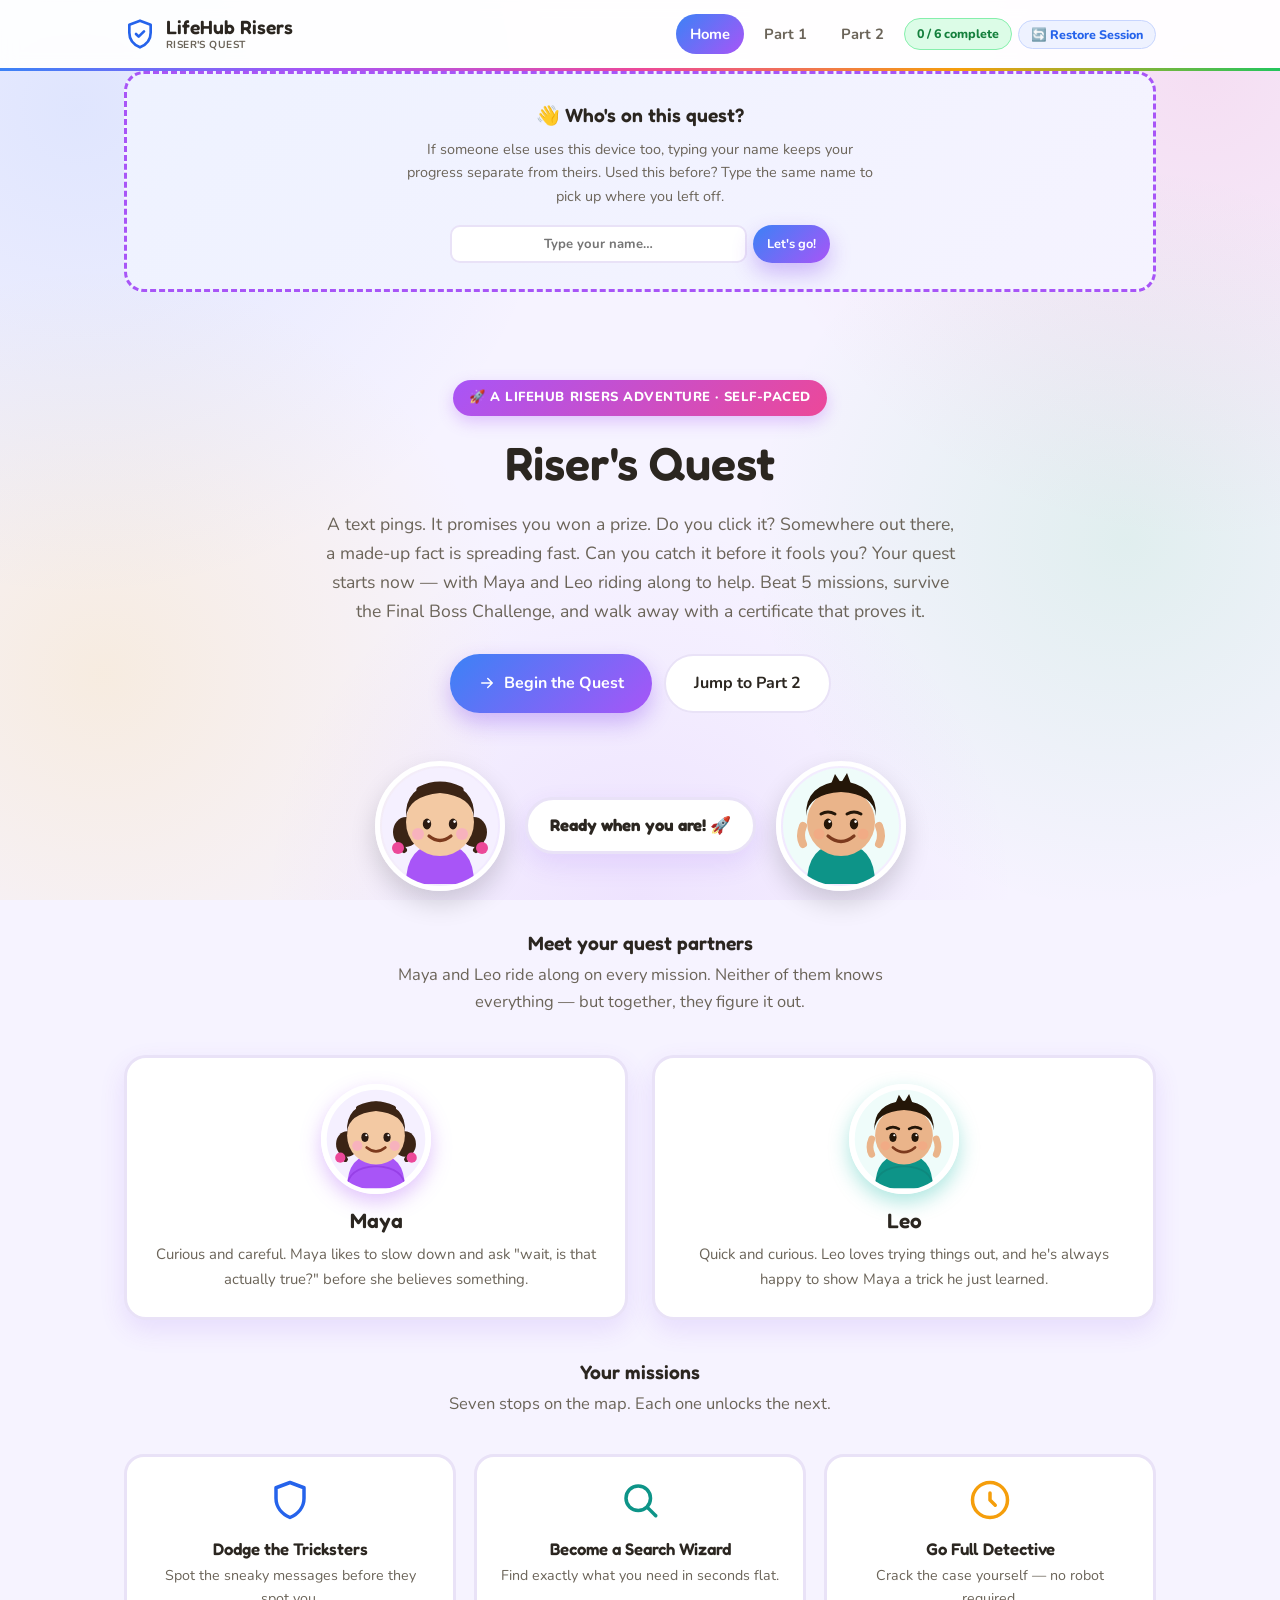
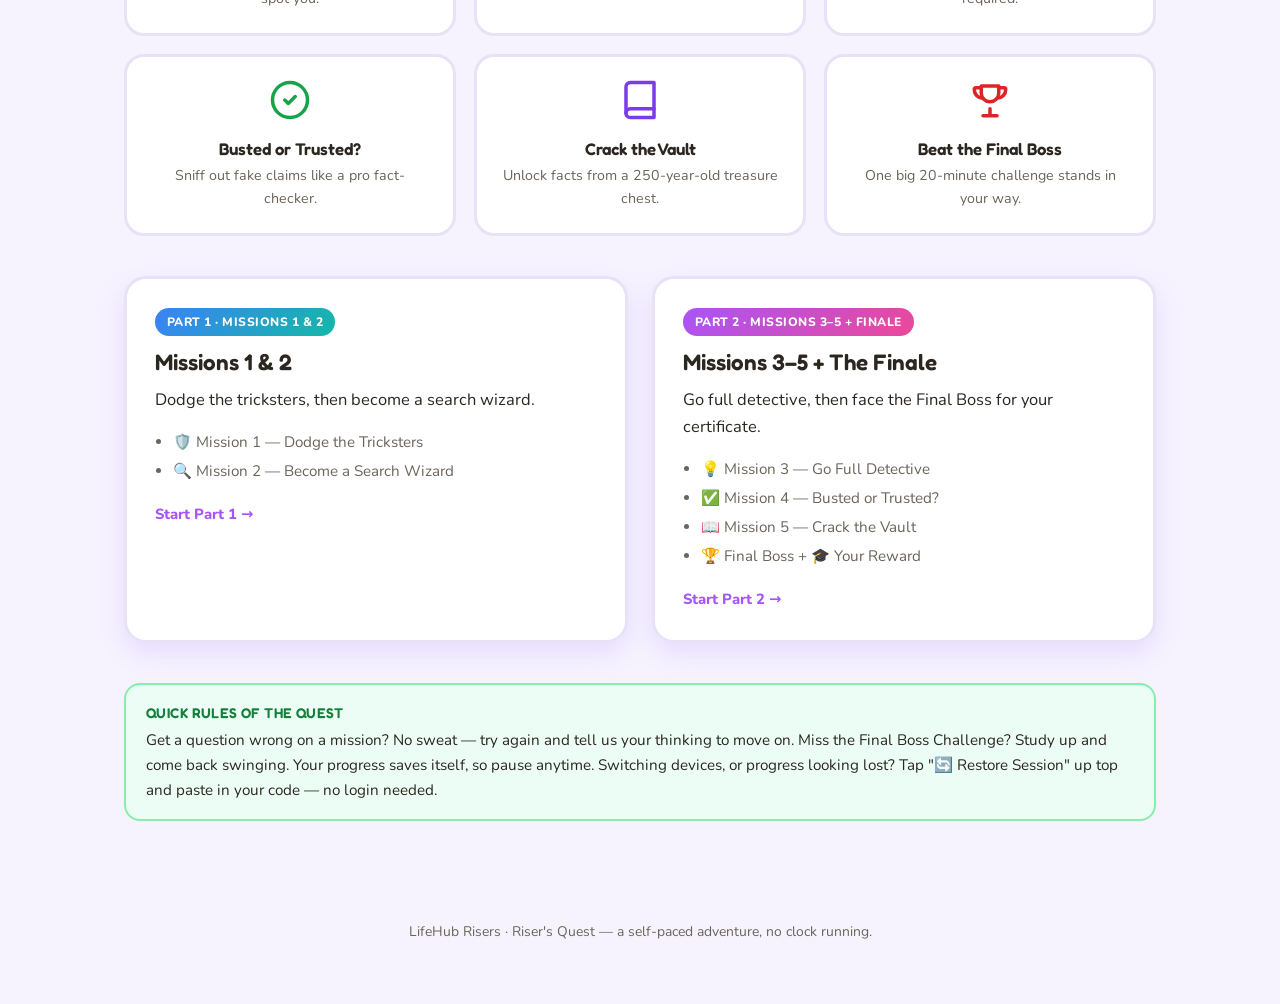
<file: index.html>
<!DOCTYPE html>
<html lang="en">
<head>
<meta charset="UTF-8">
<meta name="viewport" content="width=device-width, initial-scale=1.0">
<title>LifeHub Risers | Riser's Quest</title>
<link rel="preconnect" href="https://fonts.googleapis.com">
<link rel="preconnect" href="https://fonts.gstatic.com" crossorigin>
<link href="https://fonts.googleapis.com/css2?family=Fredoka:wght@500;600;700&family=Nunito:wght@400;600;700;800&display=swap" rel="stylesheet">
<link rel="stylesheet" href="css/styles.css">
</head>
<body>

<header class="site-header">
  <div class="container">
    <a href="index.html" class="brand">
      <svg viewBox="0 0 24 24" fill="none" stroke="#2563eb" stroke-width="2" stroke-linecap="round" stroke-linejoin="round"><path d="M12 2 4 5v6c0 5 3.4 9 8 11 4.6-2 8-6 8-11V5l-8-3Z"/><path d="m9 12 2 2 4-4"/></svg>
      <span class="brand-text">LifeHub Risers<small>Riser's Quest</small></span>
    </a>
    <nav class="main-nav">
      <a href="index.html" class="active">Home</a>
      <a href="day1.html">Part 1</a>
      <a href="day2.html">Part 2</a>
      <span class="progress-pill" data-progress-pill>0 / 6 complete</span>
    </nav>
  </div>
</header>

<main>
  <section class="hero container">
    <span class="eyebrow">🚀 A LifeHub Risers Adventure · Self-Paced</span>
    <h1>Riser's Quest</h1>
    <p class="lead">A text pings. It promises you won a prize. Do you click it? Somewhere out there, a made-up fact is spreading fast. Can you catch it before it fools you? Your quest starts now — with Maya and Leo riding along to help. Beat 5 missions, survive the Final Boss Challenge, and walk away with a certificate that proves it.</p>
    <div class="btn-row">
      <a href="day1.html" class="btn btn-primary">
        <svg width="18" height="18" viewBox="0 0 24 24" fill="none" stroke="#fff" stroke-width="2" stroke-linecap="round" stroke-linejoin="round"><path d="M5 12h14M13 6l6 6-6 6"/></svg>
        Begin the Quest
      </a>
      <a href="day2.html" class="btn btn-ghost">Jump to Part 2</a>
    </div>

    <div class="hero-chars">
      <div class="hero-char-portrait maya">
        <svg viewBox="0 0 120 120" xmlns="http://www.w3.org/2000/svg" role="img" aria-label="Maya">
          <circle cx="60" cy="60" r="58" fill="#f5f0ff"/>
          <path d="M26 118 Q26 78 60 78 Q94 78 94 118 Z" fill="#a855f7"/>
          <rect x="50" y="66" width="20" height="20" rx="6" fill="#f3c9a3"/>
          <ellipse cx="26" cy="66" rx="13" ry="15" fill="#3b2415"/>
          <ellipse cx="94" cy="66" rx="13" ry="15" fill="#3b2415"/>
          <path d="M20 60 Q16 76 24 84" fill="none" stroke="#3b2415" stroke-width="6" stroke-linecap="round"/>
          <path d="M100 60 Q104 76 96 84" fill="none" stroke="#3b2415" stroke-width="6" stroke-linecap="round"/>
          <circle cx="18" cy="82" r="6" fill="#ec4899"/>
          <circle cx="102" cy="82" r="6" fill="#ec4899"/>
          <circle cx="60" cy="56" r="34" fill="#f3c9a3"/>
          <path d="M26 52 Q24 20 60 16 Q96 20 94 52 Q92 30 60 27 Q28 30 26 52 Z" fill="#3b2415"/>
          <path d="M40 24 Q60 14 80 24" fill="none" stroke="#3b2415" stroke-width="7" stroke-linecap="round"/>
          <ellipse cx="47" cy="58" rx="4.2" ry="5.4" fill="#2b1b12"/>
          <ellipse cx="73" cy="58" rx="4.2" ry="5.4" fill="#2b1b12"/>
          <circle cx="48.6" cy="55.6" r="1.3" fill="#fff"/>
          <circle cx="74.6" cy="55.6" r="1.3" fill="#fff"/>
          <circle cx="38" cy="68" r="6" fill="#f9a8c9" opacity=".7"/>
          <circle cx="82" cy="68" r="6" fill="#f9a8c9" opacity=".7"/>
          <path d="M49 70 Q60 79 71 70" fill="none" stroke="#7c3a1d" stroke-width="3.2" stroke-linecap="round"/>
        </svg>
      </div>
      <div class="hero-speech">Ready when you are! 🚀</div>
      <div class="hero-char-portrait leo">
        <svg viewBox="0 0 120 120" xmlns="http://www.w3.org/2000/svg" role="img" aria-label="Leo">
          <circle cx="60" cy="60" r="58" fill="#effcfa"/>
          <path d="M26 118 Q26 78 60 78 Q94 78 94 118 Z" fill="#0d9488"/>
          <rect x="50" y="66" width="20" height="20" rx="6" fill="#eab48a"/>
          <path d="M22 60 Q18 70 22 78" fill="none" stroke="#eab48a" stroke-width="8" stroke-linecap="round"/>
          <path d="M98 60 Q102 70 98 78" fill="none" stroke="#eab48a" stroke-width="8" stroke-linecap="round"/>
          <circle cx="60" cy="56" r="34" fill="#eab48a"/>
          <path d="M25 50 Q24 18 60 15 Q96 18 95 50 Q93 28 60 26 Q27 28 25 50 Z" fill="#241608"/>
          <path d="M50 18 L54 8 L60 17 L66 7 L70 18" fill="#241608"/>
          <ellipse cx="47" cy="58" rx="4.2" ry="5.4" fill="#241608"/>
          <ellipse cx="73" cy="58" rx="4.2" ry="5.4" fill="#241608"/>
          <circle cx="48.6" cy="55.6" r="1.3" fill="#fff"/>
          <circle cx="74.6" cy="55.6" r="1.3" fill="#fff"/>
          <path d="M40 48 Q47 44 54 48" fill="none" stroke="#241608" stroke-width="3" stroke-linecap="round"/>
          <path d="M66 48 Q73 44 80 48" fill="none" stroke="#241608" stroke-width="3" stroke-linecap="round"/>
          <circle cx="38" cy="68" r="5.5" fill="#f7a583" opacity=".6"/>
          <circle cx="82" cy="68" r="5.5" fill="#f7a583" opacity=".6"/>
          <path d="M47 70 Q60 81 73 70" fill="none" stroke="#7c3a1d" stroke-width="3.2" stroke-linecap="round"/>
        </svg>
      </div>
    </div>
  </section>

  <section class="container">
    <h3 style="text-align:center; margin-bottom:6px;">Meet your quest partners</h3>
    <p style="text-align:center; color:var(--ink-soft); max-width:560px; margin:0 auto 24px;">Maya and Leo ride along on every mission. Neither of them knows everything — but together, they figure it out.</p>
    <div class="day-grid">
      <div class="char-card maya">
        <div class="char-portrait">
          <svg viewBox="0 0 120 120" xmlns="http://www.w3.org/2000/svg" role="img" aria-label="Maya">
            <circle cx="60" cy="60" r="58" fill="#f5f0ff"/>
            <path d="M26 118 Q26 78 60 78 Q94 78 94 118 Z" fill="#a855f7"/>
            <path d="M26 118 Q26 94 60 92 Q94 94 94 118" fill="none" stroke="#7e22ce" stroke-width="2" opacity=".4"/>
            <rect x="50" y="66" width="20" height="20" rx="6" fill="#f3c9a3"/>
            <ellipse cx="26" cy="66" rx="13" ry="15" fill="#3b2415"/>
            <ellipse cx="94" cy="66" rx="13" ry="15" fill="#3b2415"/>
            <path d="M20 60 Q16 76 24 84" fill="none" stroke="#3b2415" stroke-width="6" stroke-linecap="round"/>
            <path d="M100 60 Q104 76 96 84" fill="none" stroke="#3b2415" stroke-width="6" stroke-linecap="round"/>
            <circle cx="18" cy="82" r="6" fill="#ec4899"/>
            <circle cx="102" cy="82" r="6" fill="#ec4899"/>
            <circle cx="60" cy="56" r="34" fill="#f3c9a3"/>
            <path d="M26 52 Q24 20 60 16 Q96 20 94 52 Q92 30 60 27 Q28 30 26 52 Z" fill="#3b2415"/>
            <path d="M40 24 Q60 14 80 24" fill="none" stroke="#3b2415" stroke-width="7" stroke-linecap="round"/>
            <ellipse cx="47" cy="58" rx="4.2" ry="5.4" fill="#2b1b12"/>
            <ellipse cx="73" cy="58" rx="4.2" ry="5.4" fill="#2b1b12"/>
            <circle cx="48.6" cy="55.6" r="1.3" fill="#fff"/>
            <circle cx="74.6" cy="55.6" r="1.3" fill="#fff"/>
            <circle cx="38" cy="68" r="6" fill="#f9a8c9" opacity=".7"/>
            <circle cx="82" cy="68" r="6" fill="#f9a8c9" opacity=".7"/>
            <path d="M49 70 Q60 79 71 70" fill="none" stroke="#7c3a1d" stroke-width="3.2" stroke-linecap="round"/>
          </svg>
        </div>
        <h3>Maya</h3>
        <p>Curious and careful. Maya likes to slow down and ask "wait, is that actually true?" before she believes something.</p>
      </div>
      <div class="char-card leo">
        <div class="char-portrait">
          <svg viewBox="0 0 120 120" xmlns="http://www.w3.org/2000/svg" role="img" aria-label="Leo">
            <circle cx="60" cy="60" r="58" fill="#effcfa"/>
            <path d="M26 118 Q26 78 60 78 Q94 78 94 118 Z" fill="#0d9488"/>
            <path d="M26 118 Q26 94 60 92 Q94 94 94 118" fill="none" stroke="#0f766e" stroke-width="2" opacity=".4"/>
            <rect x="50" y="66" width="20" height="20" rx="6" fill="#eab48a"/>
            <path d="M22 60 Q18 70 22 78" fill="none" stroke="#eab48a" stroke-width="8" stroke-linecap="round"/>
            <path d="M98 60 Q102 70 98 78" fill="none" stroke="#eab48a" stroke-width="8" stroke-linecap="round"/>
            <circle cx="60" cy="56" r="34" fill="#eab48a"/>
            <path d="M25 50 Q24 18 60 15 Q96 18 95 50 Q93 28 60 26 Q27 28 25 50 Z" fill="#241608"/>
            <path d="M50 18 L54 8 L60 17 L66 7 L70 18" fill="#241608"/>
            <ellipse cx="47" cy="58" rx="4.2" ry="5.4" fill="#241608"/>
            <ellipse cx="73" cy="58" rx="4.2" ry="5.4" fill="#241608"/>
            <circle cx="48.6" cy="55.6" r="1.3" fill="#fff"/>
            <circle cx="74.6" cy="55.6" r="1.3" fill="#fff"/>
            <path d="M40 48 Q47 44 54 48" fill="none" stroke="#241608" stroke-width="3" stroke-linecap="round"/>
            <path d="M66 48 Q73 44 80 48" fill="none" stroke="#241608" stroke-width="3" stroke-linecap="round"/>
            <circle cx="38" cy="68" r="5.5" fill="#f7a583" opacity=".6"/>
            <circle cx="82" cy="68" r="5.5" fill="#f7a583" opacity=".6"/>
            <path d="M47 70 Q60 81 73 70" fill="none" stroke="#7c3a1d" stroke-width="3.2" stroke-linecap="round"/>
          </svg>
        </div>
        <h3>Leo</h3>
        <p>Quick and curious. Leo loves trying things out, and he's always happy to show Maya a trick he just learned.</p>
      </div>
    </div>
  </section>

  <section class="container">
    <h3 style="text-align:center; margin-bottom:6px;">Your missions</h3>
    <p style="text-align:center; color:var(--ink-soft); max-width:560px; margin:0 auto 24px;">Seven stops on the map. Each one unlocks the next.</p>
    <div class="mini-grid">
      <div class="mini-card">
        <svg viewBox="0 0 24 24" fill="none" stroke="#2563eb" stroke-width="2" stroke-linecap="round" stroke-linejoin="round"><path d="M12 2 4 5v6c0 5 3.4 9 8 11 4.6-2 8-6 8-11V5l-8-3Z"/></svg>
        <h4>Dodge the Tricksters</h4>
        <p>Spot the sneaky messages before they spot you.</p>
      </div>
      <div class="mini-card">
        <svg viewBox="0 0 24 24" fill="none" stroke="#0d9488" stroke-width="2" stroke-linecap="round" stroke-linejoin="round"><circle cx="11" cy="11" r="7"/><line x1="21" y1="21" x2="16.65" y2="16.65"/></svg>
        <h4>Become a Search Wizard</h4>
        <p>Find exactly what you need in seconds flat.</p>
      </div>
      <div class="mini-card">
        <svg viewBox="0 0 24 24" fill="none" stroke="#f59e0b" stroke-width="2" stroke-linecap="round" stroke-linejoin="round"><circle cx="12" cy="12" r="10"/><path d="M12 8v4l3 3"/></svg>
        <h4>Go Full Detective</h4>
        <p>Crack the case yourself — no robot required.</p>
      </div>
      <div class="mini-card">
        <svg viewBox="0 0 24 24" fill="none" stroke="#16a34a" stroke-width="2" stroke-linecap="round" stroke-linejoin="round"><path d="m9 12 2 2 4-4"/><circle cx="12" cy="12" r="10"/></svg>
        <h4>Busted or Trusted?</h4>
        <p>Sniff out fake claims like a pro fact-checker.</p>
      </div>
      <div class="mini-card">
        <svg viewBox="0 0 24 24" fill="none" stroke="#7c3aed" stroke-width="2" stroke-linecap="round" stroke-linejoin="round"><path d="M4 19.5A2.5 2.5 0 0 1 6.5 17H20"/><path d="M6.5 2H20v20H6.5A2.5 2.5 0 0 1 4 19.5v-15A2.5 2.5 0 0 1 6.5 2Z"/></svg>
        <h4>Crack the Vault</h4>
        <p>Unlock facts from a 250-year-old treasure chest.</p>
      </div>
      <div class="mini-card">
        <svg viewBox="0 0 24 24" fill="none" stroke="#dc2626" stroke-width="2" stroke-linecap="round" stroke-linejoin="round"><path d="M8 21h8M12 17v4"/><path d="M7 4h10v4a5 5 0 0 1-10 0V4Z"/><path d="M7 5H4a1 1 0 0 0-1 1 5 5 0 0 0 5 5M17 5h3a1 1 0 0 1 1 1 5 5 0 0 1-5 5"/></svg>
        <h4>Beat the Final Boss</h4>
        <p>One big 20-minute challenge stands in your way.</p>
      </div>
    </div>
  </section>

  <section class="container">
    <div class="day-grid">
      <a href="day1.html" class="day-card d1">
        <span class="tag">Part 1 · Missions 1 &amp; 2</span>
        <h3>Missions 1 &amp; 2</h3>
        <p>Dodge the tricksters, then become a search wizard.</p>
        <ul>
          <li>🛡️ Mission 1 — Dodge the Tricksters</li>
          <li>🔍 Mission 2 — Become a Search Wizard</li>
        </ul>
        <div class="go">Start Part 1 →</div>
      </a>
      <a href="day2.html" class="day-card d2">
        <span class="tag">Part 2 · Missions 3–5 + Finale</span>
        <h3>Missions 3–5 + The Finale</h3>
        <p>Go full detective, then face the Final Boss for your certificate.</p>
        <ul>
          <li>💡 Mission 3 — Go Full Detective</li>
          <li>✅ Mission 4 — Busted or Trusted?</li>
          <li>📖 Mission 5 — Crack the Vault</li>
          <li>🏆 Final Boss + 🎓 Your Reward</li>
        </ul>
        <div class="go">Start Part 2 →</div>
      </a>
    </div>
  </section>

  <section class="container" style="margin-bottom:60px;">
    <div class="callout tip">
      <strong>Quick rules of the quest</strong>
      Get a question wrong on a mission? No sweat — try again and tell us your thinking to move on. Miss the Final Boss Challenge? Study up and come back swinging. Your progress saves itself, so pause anytime. Switching devices, or progress looking lost? Tap "🔄 Restore Session" up top and paste in your code — no login needed.
    </div>
  </section>
</main>

<footer class="site-footer">
  LifeHub Risers · Riser's Quest — a self-paced adventure, no clock running.
</footer>

<script src="js/player.js"></script>
<script src="js/app.js"></script>
</body>
</html>
</file>
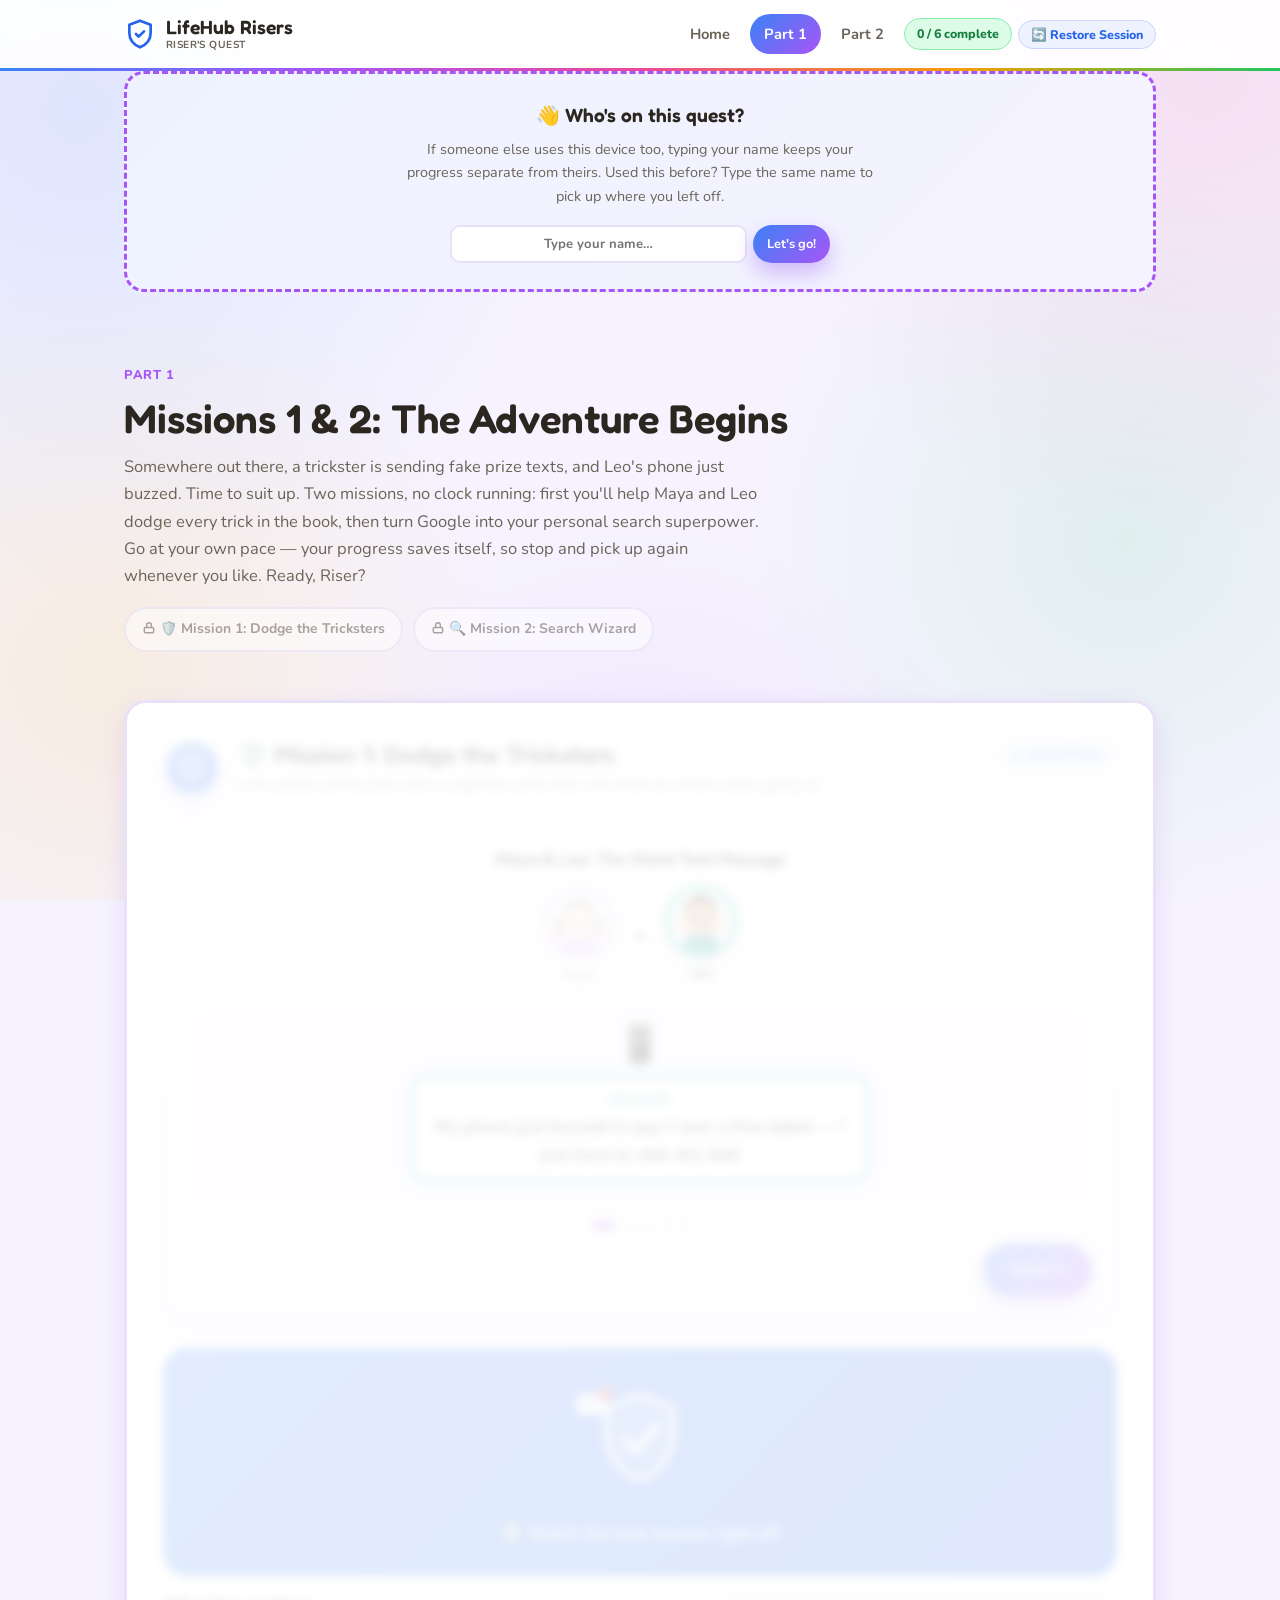
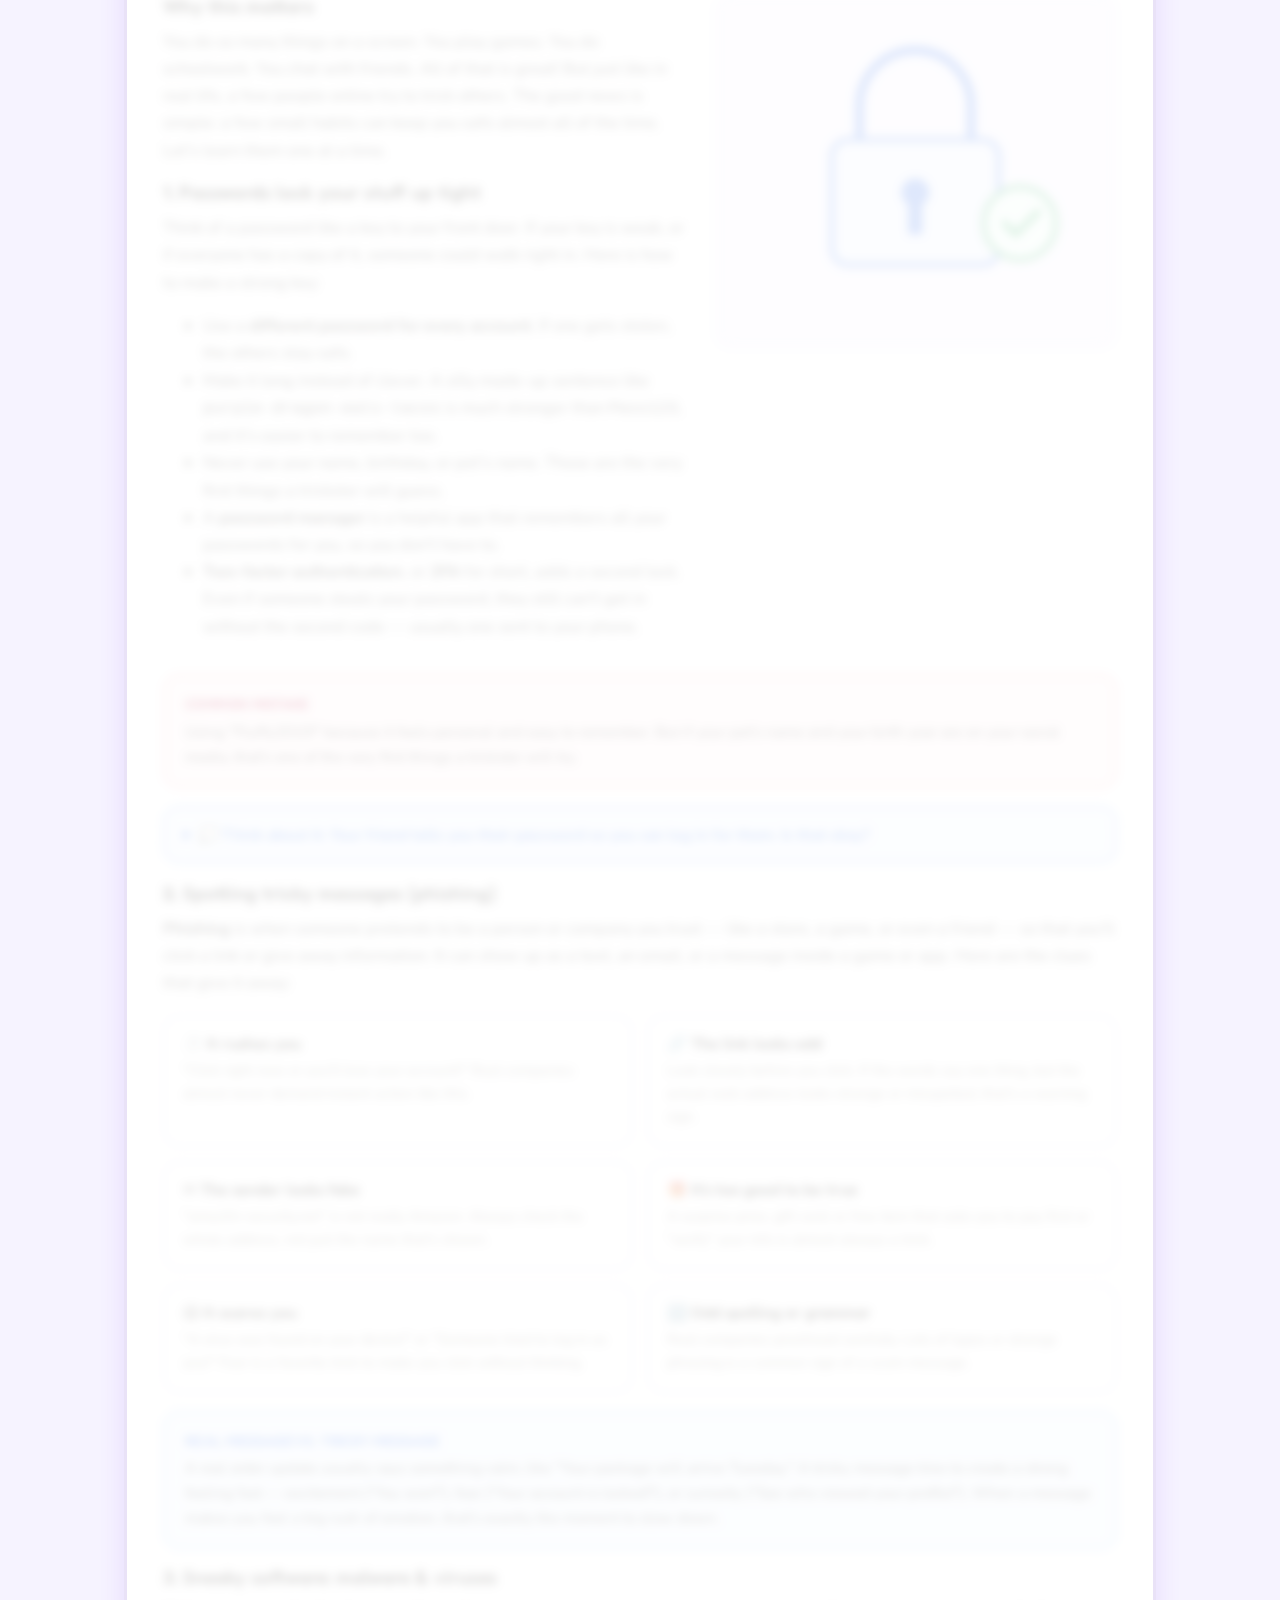
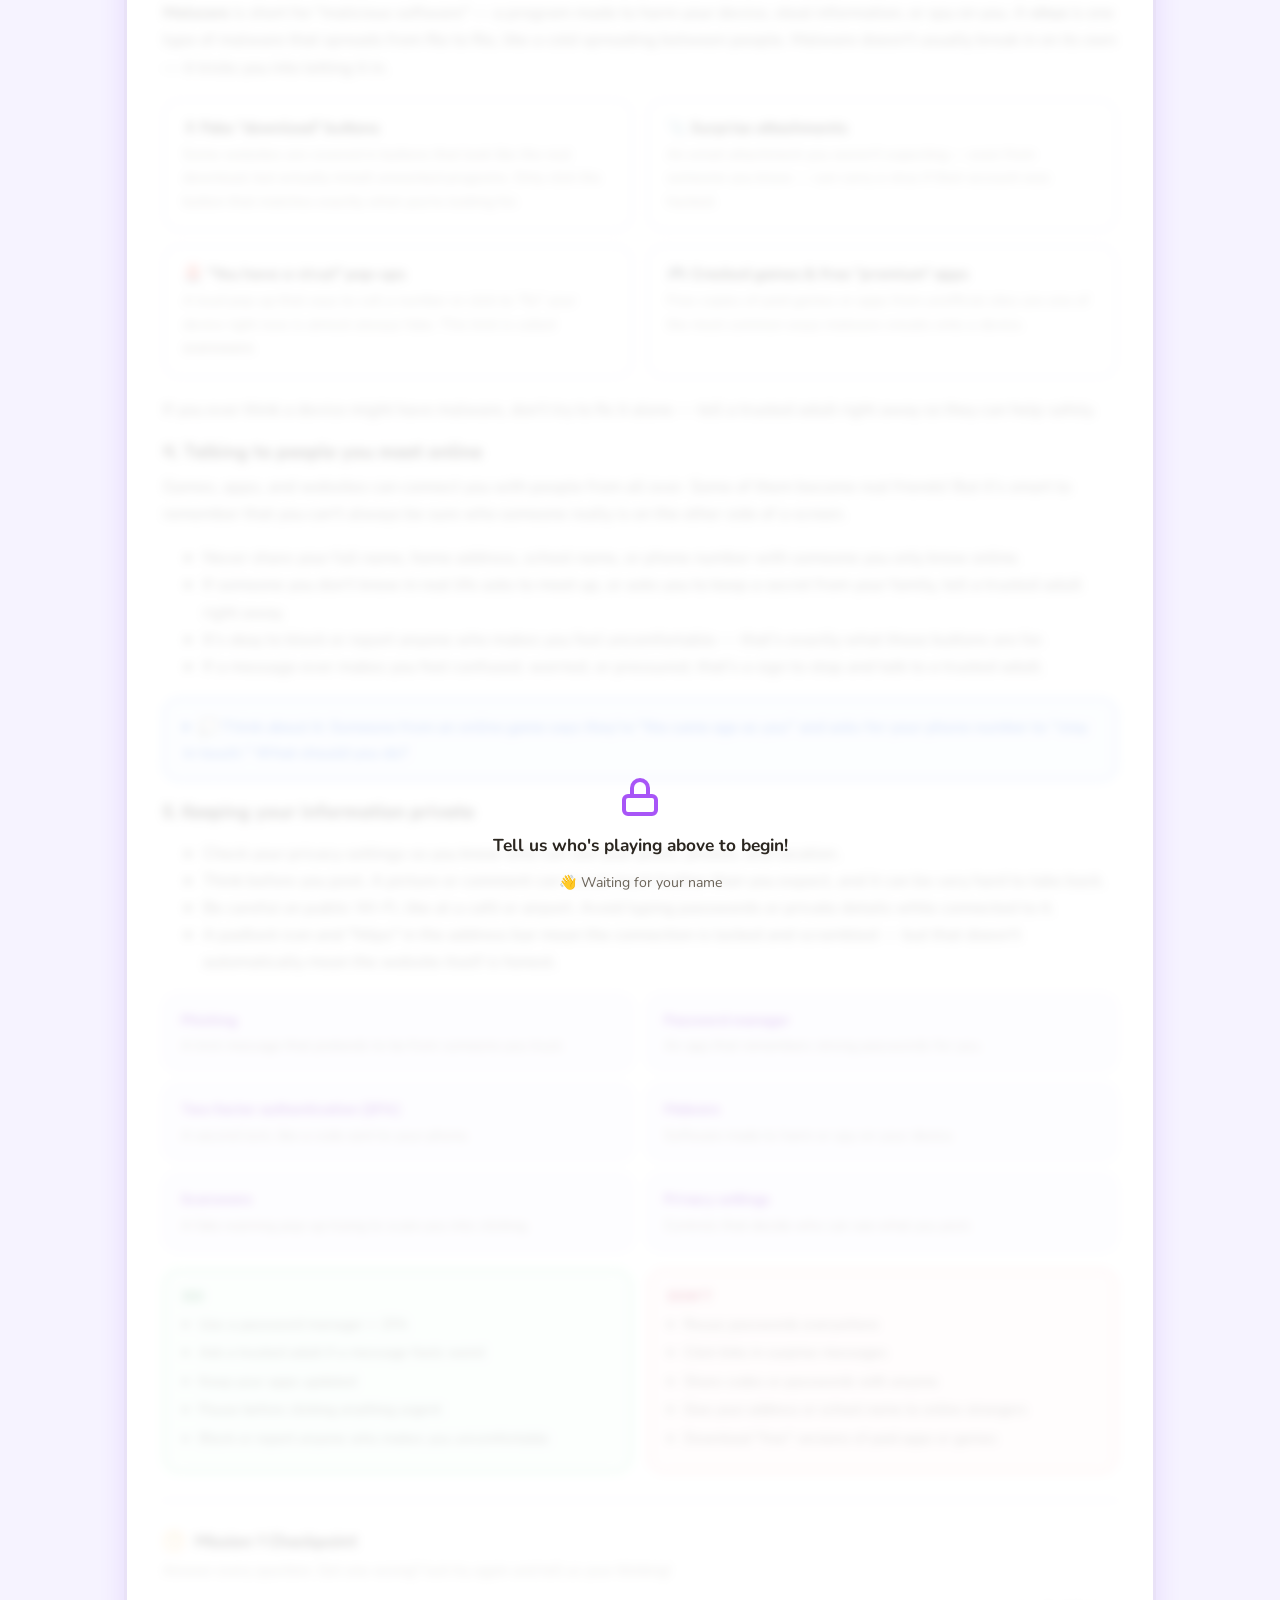
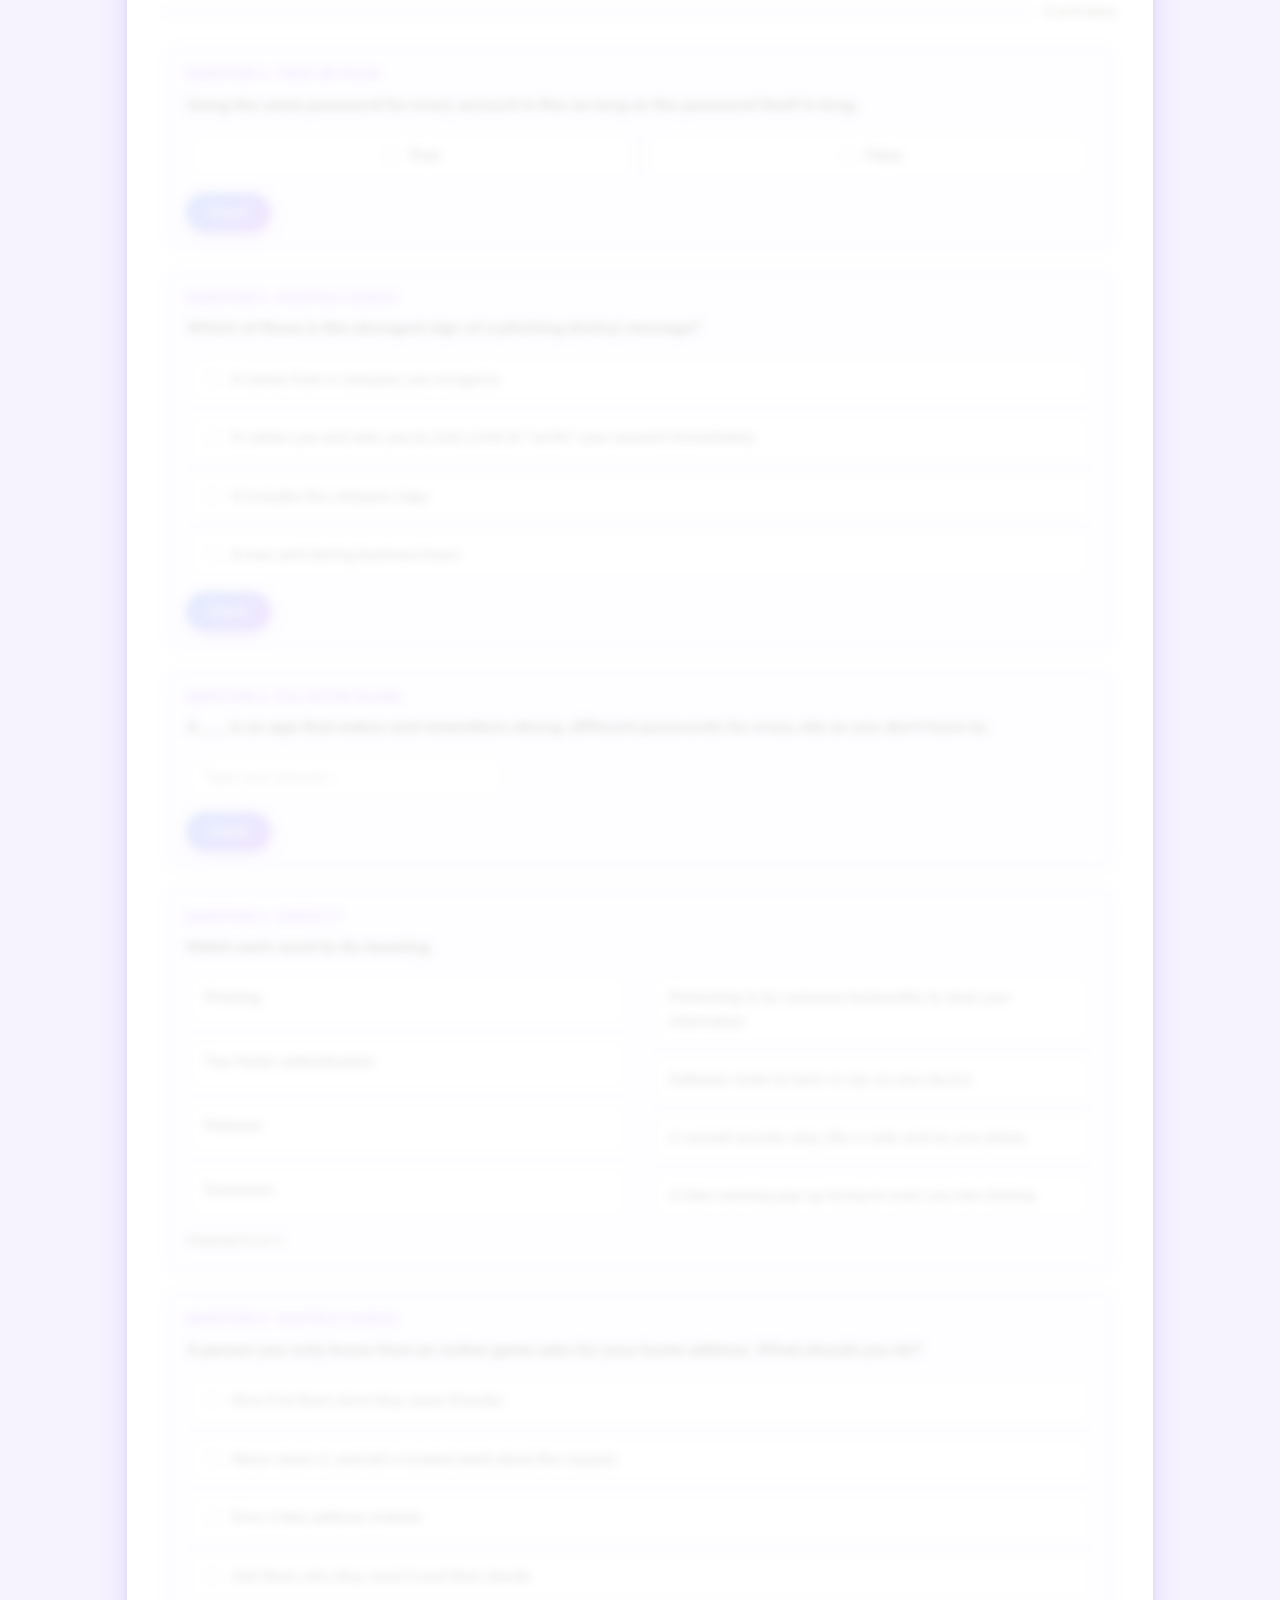
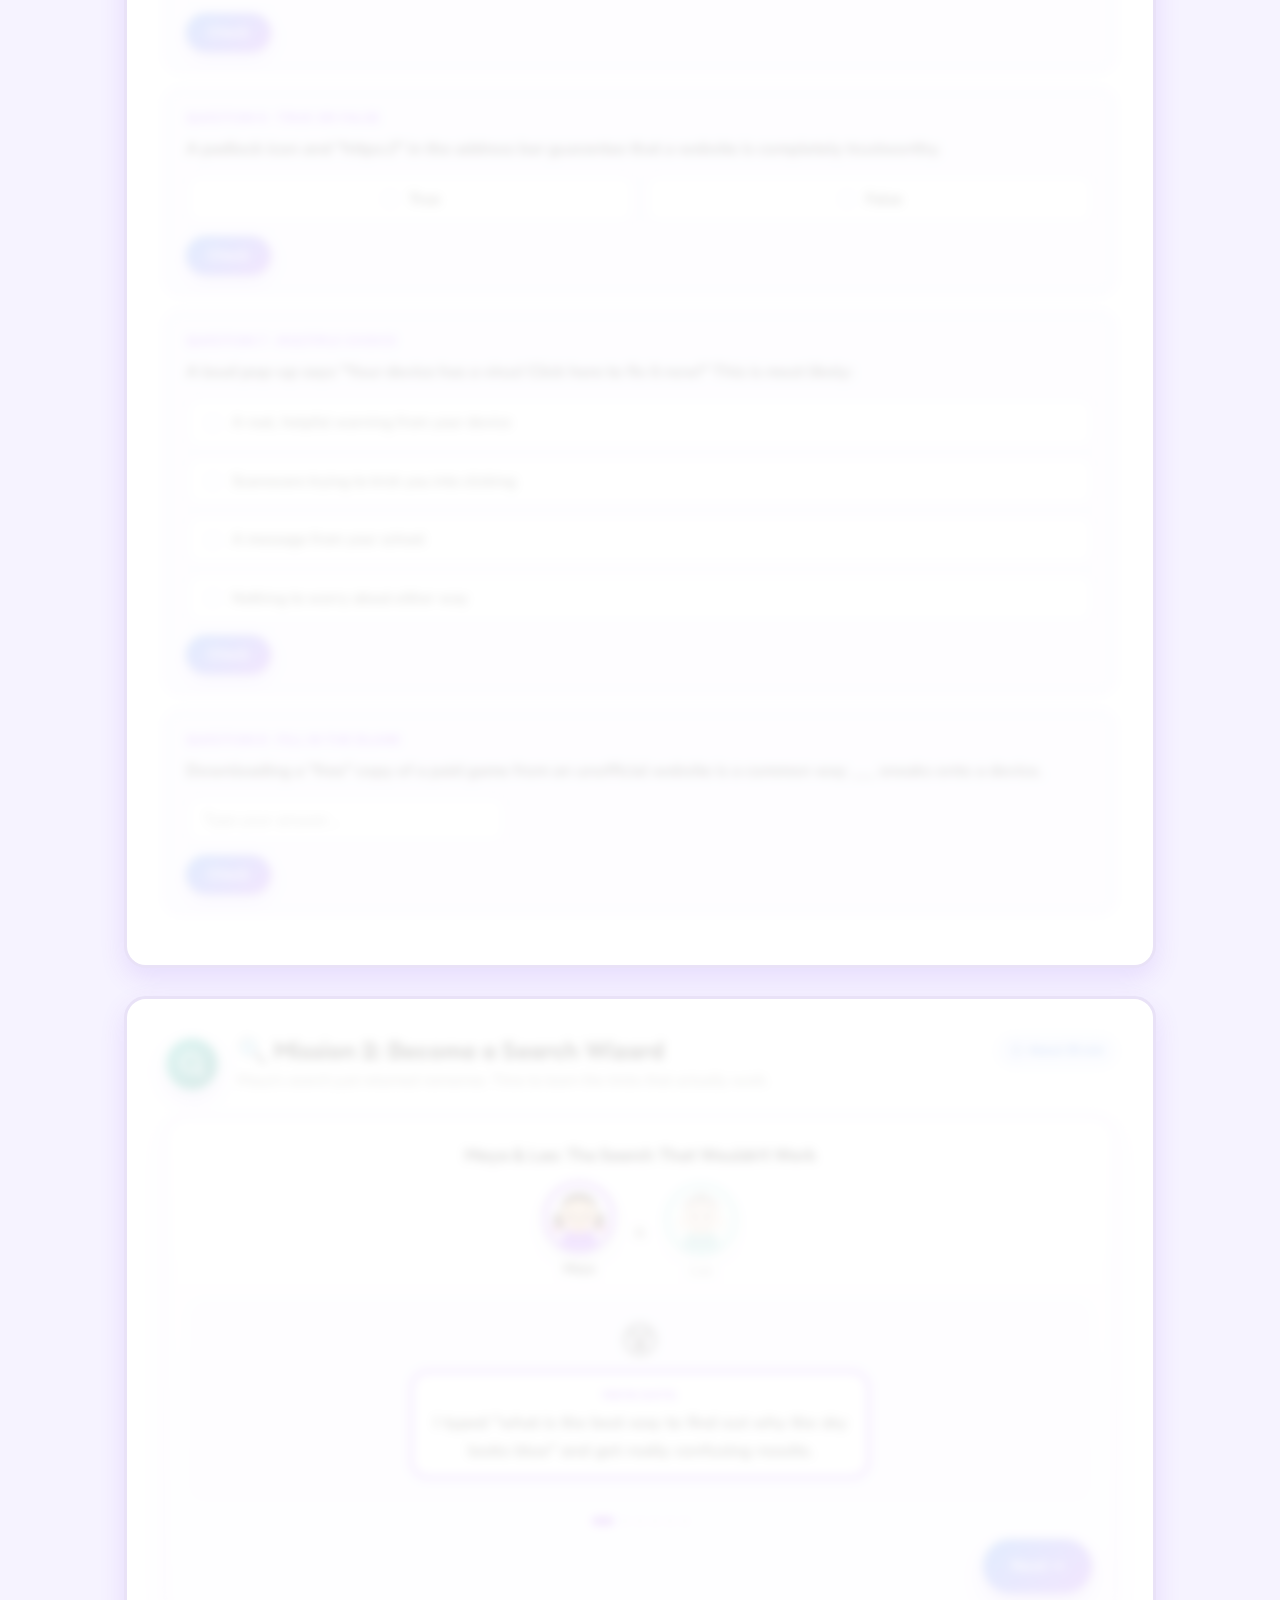
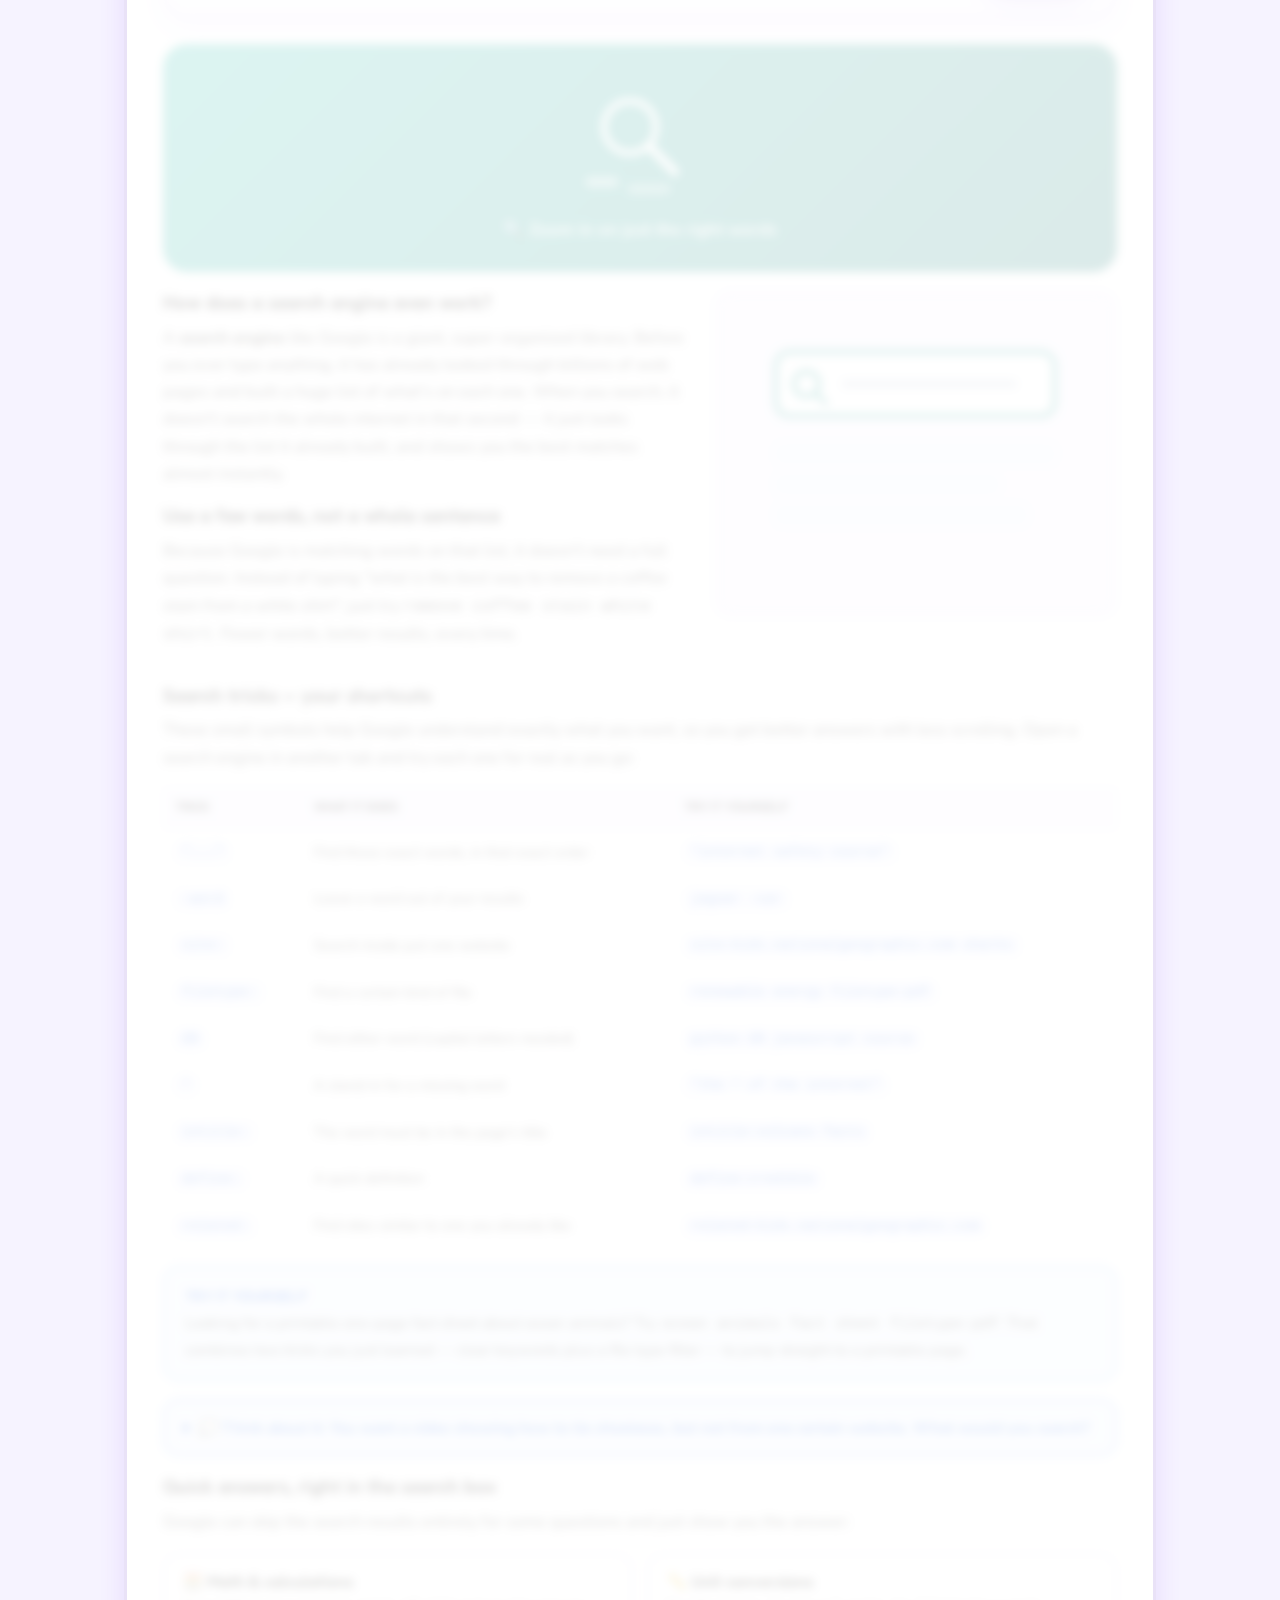
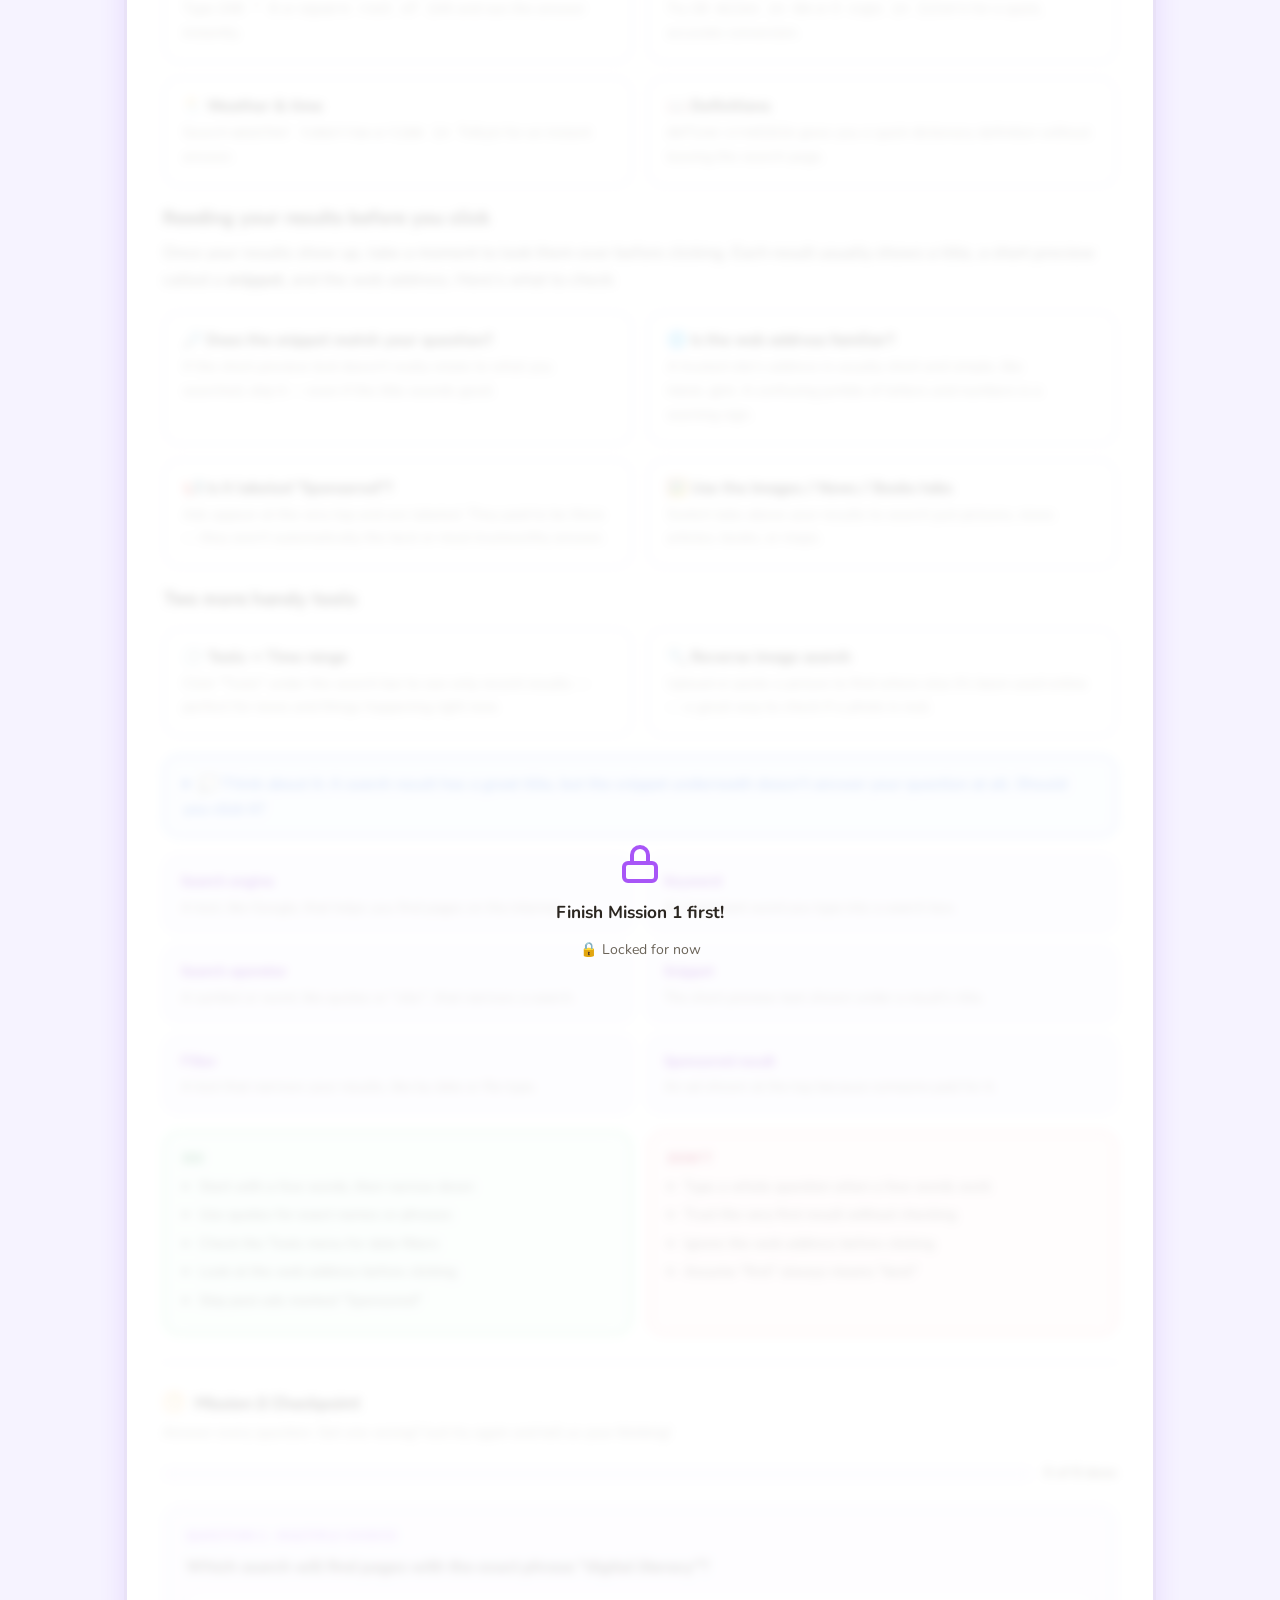
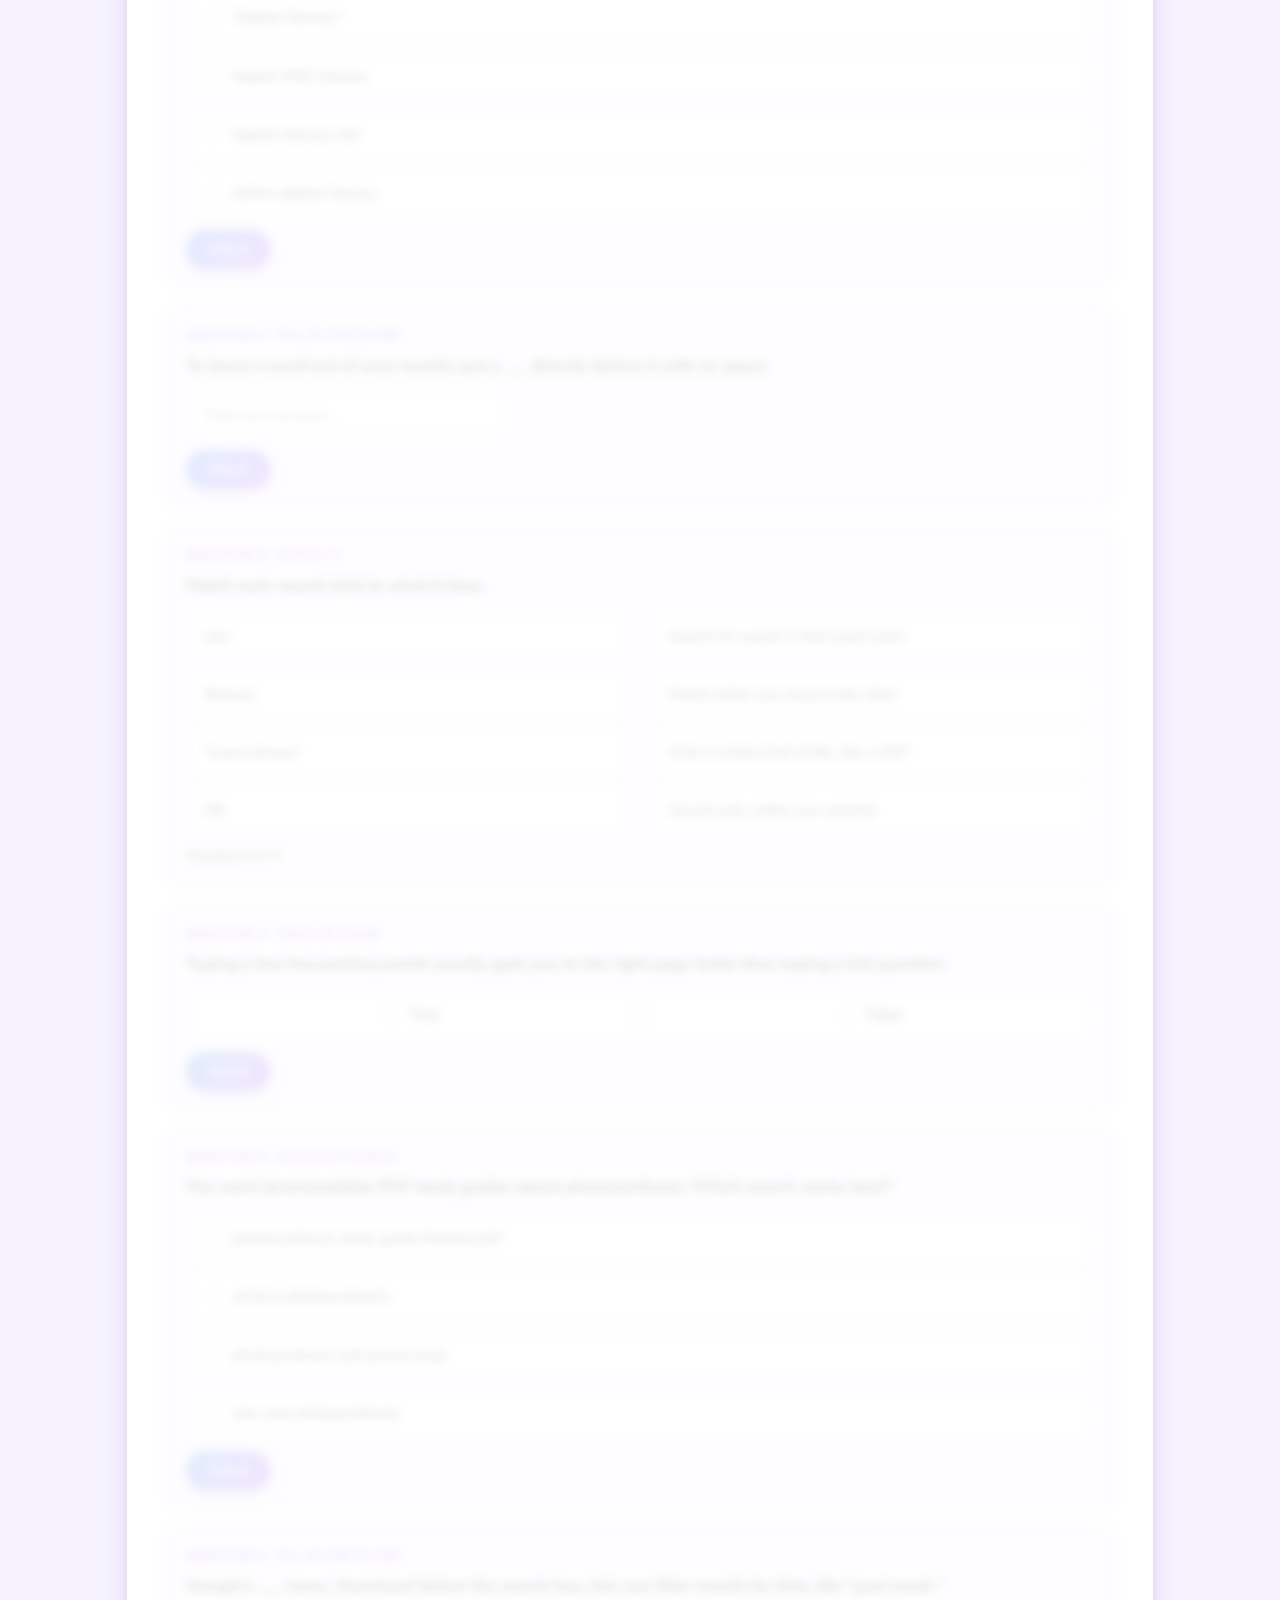
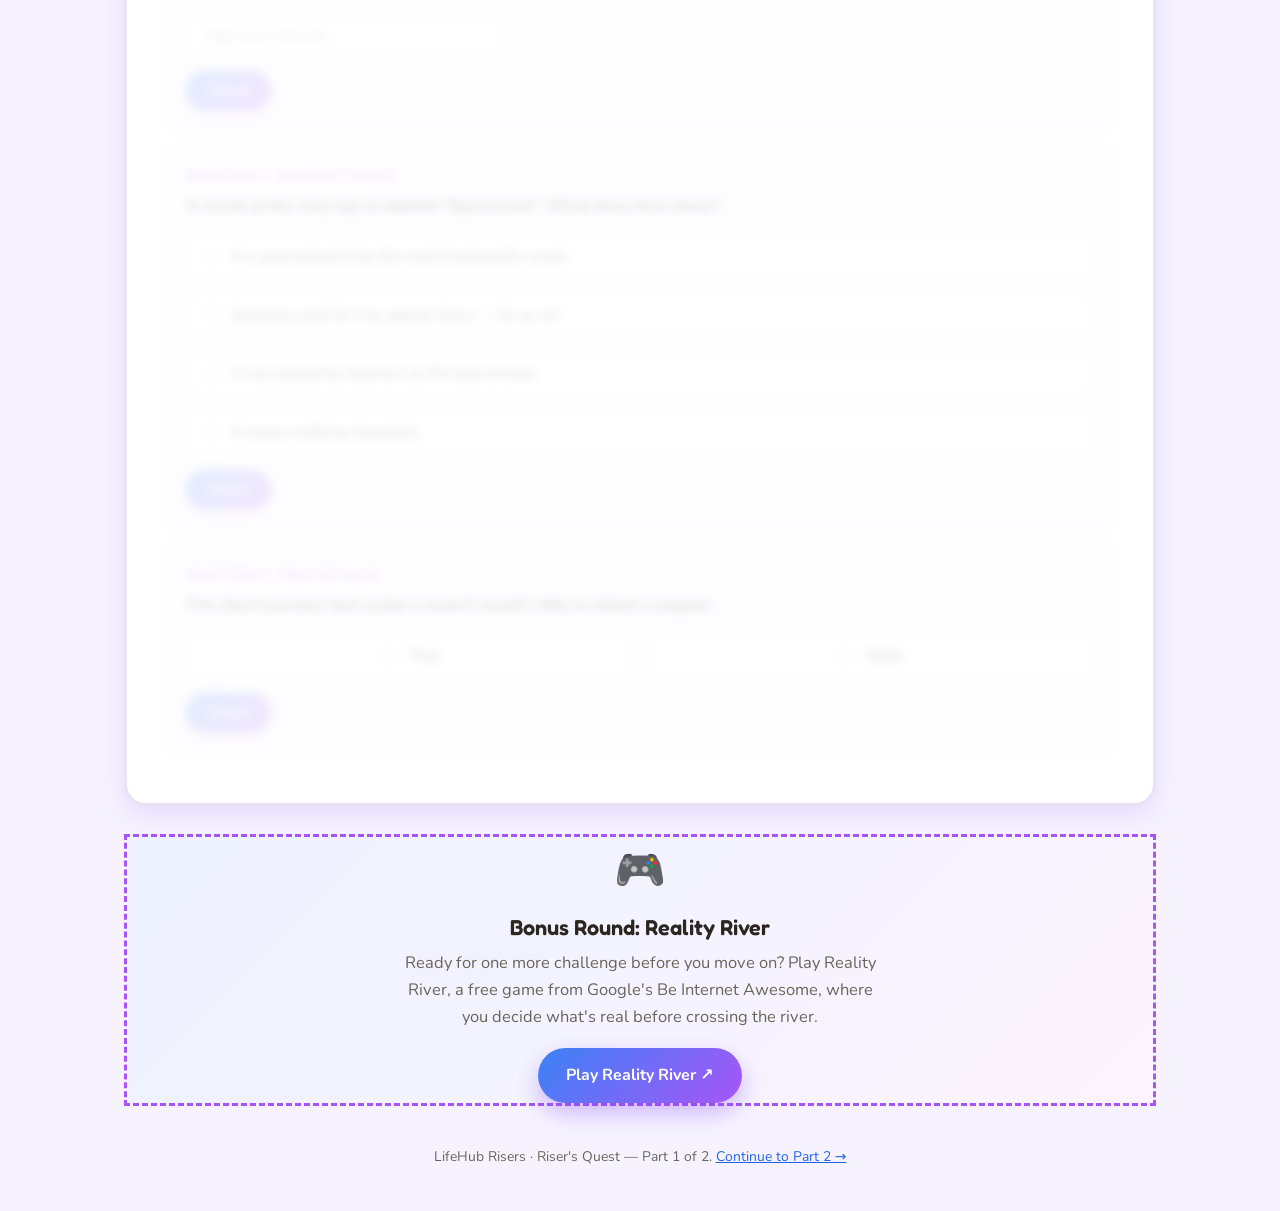
<file: day1.html>
<!DOCTYPE html>
<html lang="en">
<head>
<meta charset="UTF-8">
<meta name="viewport" content="width=device-width, initial-scale=1.0">
<title>LifeHub Risers | Riser's Quest — Part 1</title>
<link rel="preconnect" href="https://fonts.googleapis.com">
<link rel="preconnect" href="https://fonts.gstatic.com" crossorigin>
<link href="https://fonts.googleapis.com/css2?family=Fredoka:wght@500;600;700&family=Nunito:wght@400;600;700;800&display=swap" rel="stylesheet">
<link rel="stylesheet" href="css/styles.css">
</head>
<body>

<header class="site-header">
  <div class="container">
    <a href="index.html" class="brand">
      <svg viewBox="0 0 24 24" fill="none" stroke="#2563eb" stroke-width="2" stroke-linecap="round" stroke-linejoin="round"><path d="M12 2 4 5v6c0 5 3.4 9 8 11 4.6-2 8-6 8-11V5l-8-3Z"/><path d="m9 12 2 2 4-4"/></svg>
      <span class="brand-text">LifeHub Risers<small>Riser's Quest</small></span>
    </a>
    <nav class="main-nav">
      <a href="index.html">Home</a>
      <a href="day1.html" class="active">Part 1</a>
      <a href="day2.html">Part 2</a>
      <span class="progress-pill" data-progress-pill>0 / 6 complete</span>
    </nav>
  </div>
</header>

<main class="container">
  <div class="day-hero">
    <span class="tag">Part 1</span>
    <h1>Missions 1 &amp; 2: The Adventure Begins</h1>
    <p style="color:var(--ink-soft); max-width:640px;">Somewhere out there, a trickster is sending fake prize texts, and Leo's phone just buzzed. Time to suit up. Two missions, no clock running: first you'll help Maya and Leo dodge every trick in the book, then turn Google into your personal search superpower. Go at your own pace — your progress saves itself, so stop and pick up again whenever you like. Ready, Riser?</p>
    <div class="toc">
      <a href="#s1" data-complete-key="isc-d1-s1">🛡️ Mission 1: Dodge the Tricksters</a>
      <a href="#s2" data-complete-key="isc-d1-s2" data-requires="isc-d1-s1">🔍 Mission 2: Search Wizard</a>
    </div>
  </div>

  <!-- SECTION 1 -->
  <section class="section" id="s1" data-requires="">
    <div class="lock-overlay">
      <svg viewBox="0 0 24 24" fill="none" stroke="currentColor" stroke-width="2" stroke-linecap="round" stroke-linejoin="round"><rect x="4" y="11" width="16" height="9" rx="2"></rect><path d="M8 11V7a4 4 0 0 1 8 0v4"></path></svg>
      <p>Tell us who's playing above to begin!</p>
      <span>👋 Waiting for your name</span>
    </div>
    <div class="section-head">
      <div class="icon" style="background:linear-gradient(135deg, var(--blue), var(--blue-dark));"><svg viewBox="0 0 24 24" fill="none" stroke="#fff" stroke-width="2" stroke-linecap="round" stroke-linejoin="round"><path d="M12 2 4 5v6c0 5 3.4 9 8 11 4.6-2 8-6 8-11V5l-8-3Z"/><path d="m9 12 2 2 4-4"/></svg></div>
      <div>
        <h2>🛡️ Mission 1: Dodge the Tricksters</h2>
        <div class="sub">Leo's phone just buzzed with a suspicious prize text. Let's find out what's really going on.</div>
      </div>
      <span class="time-badge"><svg viewBox="0 0 24 24" fill="none" stroke="currentColor" stroke-width="2" stroke-linecap="round" stroke-linejoin="round"><circle cx="12" cy="12" r="10"/><path d="M12 8v4l3 3"/></svg> About 35 min</span>
    </div>

    <div id="story-s1"></div>

    <div class="mini-scene" style="background:linear-gradient(135deg, var(--blue), var(--blue-dark));">
      <div class="scene-stage">
        <svg viewBox="0 0 130 130" style="position:absolute; inset:0;">
          <g class="scene-shield">
            <path d="M65 18 32 32v26c0 24 15 41 33 46 18-5 33-22 33-46V32L65 18Z" fill="rgba(255,255,255,.22)" stroke="#fff" stroke-width="4"/>
            <path d="M50 64 61 75 82 50" fill="none" stroke="#fff" stroke-width="6" stroke-linecap="round" stroke-linejoin="round"/>
          </g>
          <g class="scene-hook">
            <rect x="2" y="18" width="28" height="20" rx="3" fill="#fff"/>
            <path d="M2 18 16 31 30 18" fill="none" stroke="#3b82f6" stroke-width="2"/>
            <circle cx="30" cy="18" r="7" fill="#ef4444"/>
            <text x="30" y="22" font-size="10" fill="#fff" text-anchor="middle" font-weight="bold">!</text>
          </g>
        </svg>
      </div>
      <div class="scene-caption">🛡️ Watch the trick bounce right off</div>
    </div>

    <div class="content-grid">
      <div>
        <h3>Why this matters</h3>
        <p>You do so many things on a screen. You play games. You do schoolwork. You chat with friends. All of that is great! But just like in real life, a few people online try to trick others. The good news is simple: a few small habits can keep you safe almost all of the time. Let's learn them one at a time.</p>

        <h3>1. Passwords lock your stuff up tight</h3>
        <p>Think of a password like a key to your front door. If your key is weak, or if everyone has a copy of it, someone could walk right in. Here is how to make a strong key:</p>
        <ul>
          <li>Use a <strong>different password for every account</strong>. If one gets stolen, the others stay safe.</li>
          <li>Make it long instead of clever. A silly made-up sentence like <code>purple-dragon-eats-tacos</code> is much stronger than <code>Pass123</code>, and it's easier to remember too.</li>
          <li>Never use your name, birthday, or pet's name. Those are the very first things a trickster will guess.</li>
          <li>A <strong>password manager</strong> is a helpful app that remembers all your passwords for you, so you don't have to.</li>
          <li><strong>Two-factor authentication</strong>, or <strong>2FA</strong> for short, adds a second lock. Even if someone steals your password, they still can't get in without the second code — usually one sent to your phone.</li>
        </ul>
      </div>
      <div class="illus">
        <svg viewBox="0 0 260 220" xmlns="http://www.w3.org/2000/svg">
          <rect x="0" y="0" width="260" height="220" fill="none"/>
          <rect x="70" y="90" width="120" height="90" rx="12" fill="#eaf1ff" stroke="#2563eb" stroke-width="3"/>
          <path d="M90 90v-24a40 40 0 0 1 80 0v24" fill="none" stroke="#2563eb" stroke-width="6"/>
          <circle cx="130" cy="128" r="10" fill="#2563eb"/>
          <rect x="125" y="132" width="10" height="26" fill="#2563eb"/>
          <g>
            <circle cx="205" cy="150" r="26" fill="#ecfdf5" stroke="#16a34a" stroke-width="3"/>
            <path d="m194 150 8 8 16-16" fill="none" stroke="#16a34a" stroke-width="4" stroke-linecap="round" stroke-linejoin="round"/>
          </g>
        </svg>
      </div>
    </div>

    <div class="callout warning">
      <strong>Common mistake</strong>
      Using "Fluffy2010!" because it feels personal and easy to remember. But if your pet's name and your birth year are on your social media, that's one of the very first things a trickster will try.
    </div>

    <details class="think-box">
      <summary>💭 Think about it: Your friend tells you their password so you can log in for them. Is that okay?</summary>
      <p class="answer">It's best to say no, even to a friend! A password is just for you. If your friend shares it once, they might have to share it again, and it's harder to keep it safe. You can still help a friend without knowing their password — just show them how to type it in themselves.</p>
    </details>

    <h3>2. Spotting tricky messages (phishing)</h3>
    <p><strong>Phishing</strong> is when someone pretends to be a person or company you trust — like a store, a game, or even a friend — so that you'll click a link or give away information. It can show up as a text, an email, or a message inside a game or app. Here are the clues that give it away:</p>

    <div class="card-grid">
      <div class="info-card">
        <h4>⏱️ It rushes you</h4>
        <p>"Click right now or you'll lose your account!" Real companies almost never demand instant action like this.</p>
      </div>
      <div class="info-card">
        <h4>🔗 The link looks odd</h4>
        <p>Look closely before you click. If the words say one thing, but the actual web address looks strange or misspelled, that's a warning sign.</p>
      </div>
      <div class="info-card">
        <h4>✉️ The sender looks fake</h4>
        <p>"amaz0n-security.net" is not really Amazon. Always check the whole address, not just the name that's shown.</p>
      </div>
      <div class="info-card">
        <h4>🎁 It's too good to be true</h4>
        <p>A surprise prize, gift card, or free item that asks you to pay first or "verify" your info is almost always a trick.</p>
      </div>
      <div class="info-card">
        <h4>😱 It scares you</h4>
        <p>"A virus was found on your device!" or "Someone tried to log in as you!" Fear is a favorite trick to make you click without thinking.</p>
      </div>
      <div class="info-card">
        <h4>🔠 Odd spelling or grammar</h4>
        <p>Real companies proofread carefully. Lots of typos or strange phrasing is a common sign of a scam message.</p>
      </div>
    </div>

    <div class="callout example">
      <strong>Real message vs. tricky message</strong>
      A real order update usually says something calm, like "Your package will arrive Tuesday." A tricky message tries to create a strong feeling fast — excitement ("You won!"), fear ("Your account is locked!"), or curiosity ("See who viewed your profile!"). When a message makes you feel a big rush of emotion, that's exactly the moment to slow down.
    </div>

    <h3>3. Sneaky software: malware &amp; viruses</h3>
    <p><strong>Malware</strong> is short for "malicious software" — a program made to harm your device, steal information, or spy on you. A <strong>virus</strong> is one type of malware that spreads from file to file, like a cold spreading between people. Malware doesn't usually break in on its own — it tricks you into letting it in.</p>
    <div class="card-grid">
      <div class="info-card">
        <h4>⬇️ Fake "download" buttons</h4>
        <p>Some websites are covered in buttons that look like the real download, but actually install unwanted programs. Only click the button that matches exactly what you're looking for.</p>
      </div>
      <div class="info-card">
        <h4>📎 Surprise attachments</h4>
        <p>An email attachment you weren't expecting — even from someone you know — can carry a virus if their account was hacked.</p>
      </div>
      <div class="info-card">
        <h4>🚨 "You have a virus!" pop-ups</h4>
        <p>A loud pop-up that says to call a number or click to "fix" your device right now is almost always fake. This trick is called <strong>scareware</strong>.</p>
      </div>
      <div class="info-card">
        <h4>🎮 Cracked games &amp; free "premium" apps</h4>
        <p>Free copies of paid games or apps from unofficial sites are one of the most common ways malware sneaks onto a device.</p>
      </div>
    </div>
    <p>If you ever think a device might have malware, don't try to fix it alone — tell a trusted adult right away so they can help safely.</p>

    <h3>4. Talking to people you meet online</h3>
    <p>Games, apps, and websites can connect you with people from all over. Some of them become real friends! But it's smart to remember that you can't always be sure who someone really is on the other side of a screen.</p>
    <ul>
      <li>Never share your full name, home address, school name, or phone number with someone you only know online.</li>
      <li>If someone you don't know in real life asks to meet up, or asks you to keep a secret from your family, tell a trusted adult right away.</li>
      <li>It's okay to block or report anyone who makes you feel uncomfortable — that's exactly what those buttons are for.</li>
      <li>If a message ever makes you feel confused, worried, or pressured, that's a sign to stop and talk to a trusted adult.</li>
    </ul>

    <details class="think-box">
      <summary>💭 Think about it: Someone from an online game says they're "the same age as you" and asks for your phone number to "stay in touch." What should you do?</summary>
      <p class="answer">Say no, and tell a trusted adult about the message. You can't be sure who is really behind an online account — even someone who seems friendly and claims to be your age. Staying in touch through the game or app itself is safer than sharing personal contact details.</p>
    </details>

    <h3>5. Keeping your information private</h3>
    <ul>
      <li>Check your privacy settings so you know who can see your posts, photos, and location.</li>
      <li>Think before you post. A picture or comment can travel much further than you expect, and it can be very hard to take back.</li>
      <li>Be careful on public Wi-Fi, like at a café or airport. Avoid typing passwords or private details while connected to it.</li>
      <li>A padlock icon and "https" in the address bar mean the connection is locked and scrambled — but that doesn't automatically mean the website itself is honest.</li>
    </ul>

    <div class="glossary">
      <div class="glossary-item"><div class="word">Phishing</div><div class="def">A trick message that pretends to be from someone you trust.</div></div>
      <div class="glossary-item"><div class="word">Password manager</div><div class="def">An app that remembers strong passwords for you.</div></div>
      <div class="glossary-item"><div class="word">Two-factor authentication (2FA)</div><div class="def">A second lock, like a code sent to your phone.</div></div>
      <div class="glossary-item"><div class="word">Malware</div><div class="def">Software made to harm or spy on your device.</div></div>
      <div class="glossary-item"><div class="word">Scareware</div><div class="def">A fake warning pop-up trying to scare you into clicking.</div></div>
      <div class="glossary-item"><div class="word">Privacy settings</div><div class="def">Controls that decide who can see what you post.</div></div>
    </div>

    <div class="dodont">
      <div class="do">
        <h4>Do</h4>
        <ul>
          <li>Use a password manager + 2FA</li>
          <li>Ask a trusted adult if a message feels weird</li>
          <li>Keep your apps updated</li>
          <li>Pause before clicking anything urgent</li>
          <li>Block or report anyone who makes you uncomfortable</li>
        </ul>
      </div>
      <div class="dont">
        <h4>Don't</h4>
        <ul>
          <li>Reuse passwords everywhere</li>
          <li>Click links in surprise messages</li>
          <li>Share codes or passwords with anyone</li>
          <li>Give your address or school name to online strangers</li>
          <li>Download "free" versions of paid apps or games</li>
        </ul>
      </div>
    </div>

    <div id="quiz-s1" class="quiz-wrap"></div>
  </section>

  <!-- SECTION 2 -->
  <section class="section" id="s2" data-requires="isc-d1-s1">
    <div class="lock-overlay">
      <svg viewBox="0 0 24 24" fill="none" stroke="currentColor" stroke-width="2" stroke-linecap="round" stroke-linejoin="round"><rect x="4" y="11" width="16" height="9" rx="2"></rect><path d="M8 11V7a4 4 0 0 1 8 0v4"></path></svg>
      <p>Finish Mission 1 first!</p>
      <span>🔒 Locked for now</span>
    </div>
    <div class="section-head">
      <div class="icon" style="background:linear-gradient(135deg, var(--teal), #0f766e);"><svg viewBox="0 0 24 24" fill="none" stroke="#fff" stroke-width="2" stroke-linecap="round" stroke-linejoin="round"><circle cx="11" cy="11" r="7"/><line x1="21" y1="21" x2="16.65" y2="16.65"/></svg></div>
      <div>
        <h2>🔍 Mission 2: Become a Search Wizard</h2>
        <div class="sub">Maya's search just returned nonsense. Time to learn the tricks that actually work.</div>
      </div>
      <span class="time-badge"><svg viewBox="0 0 24 24" fill="none" stroke="currentColor" stroke-width="2" stroke-linecap="round" stroke-linejoin="round"><circle cx="12" cy="12" r="10"/><path d="M12 8v4l3 3"/></svg> About 35 min</span>
    </div>

    <div id="story-s2"></div>

    <div class="mini-scene" style="background:linear-gradient(135deg, var(--teal), #0f766e);">
      <div class="scene-stage">
        <svg viewBox="0 0 130 130" style="position:absolute; inset:0;">
          <g class="scene-glass">
            <circle cx="55" cy="55" r="26" fill="none" stroke="#fff" stroke-width="6"/>
            <line x1="74" y1="74" x2="100" y2="100" stroke="#fff" stroke-width="8" stroke-linecap="round"/>
          </g>
          <rect x="10" y="105" width="34" height="10" rx="5" fill="rgba(255,255,255,.55)"/>
          <rect x="52" y="112" width="44" height="10" rx="5" fill="rgba(255,255,255,.4)"/>
        </svg>
      </div>
      <div class="scene-caption">🔍 Zoom in on just the right words</div>
    </div>

    <div class="content-grid">
      <div>
        <h3>How does a search engine even work?</h3>
        <p>A <strong>search engine</strong> like Google is a giant, super-organized library. Before you ever type anything, it has already looked through billions of web pages and built a huge list of what's on each one. When you search, it doesn't search the whole internet in that second — it just looks through the list it already built, and shows you the best matches almost instantly.</p>
        <h3>Use a few words, not a whole sentence</h3>
        <p>Because Google is matching words on that list, it doesn't need a full question. Instead of typing <em>"what is the best way to remove a coffee stain from a white shirt"</em>, just try <code>remove coffee stain white shirt</code>. Fewer words, better results, every time.</p>
      </div>
      <div class="illus">
        <svg viewBox="0 0 260 200" xmlns="http://www.w3.org/2000/svg">
          <rect width="260" height="200" fill="none"/>
          <rect x="30" y="30" width="200" height="46" rx="10" fill="#fff" stroke="#0d9488" stroke-width="3"/>
          <circle cx="52" cy="53" r="9" fill="none" stroke="#0d9488" stroke-width="3"/>
          <line x1="59" y1="60" x2="66" y2="67" stroke="#0d9488" stroke-width="3" stroke-linecap="round"/>
          <line x1="80" y1="53" x2="200" y2="53" stroke="#cbd5e1" stroke-width="6" stroke-linecap="round"/>
          <rect x="30" y="96" width="200" height="14" rx="4" fill="#eaf1ff"/>
          <rect x="30" y="118" width="160" height="14" rx="4" fill="#eaf1ff"/>
          <rect x="30" y="140" width="180" height="14" rx="4" fill="#eaf1ff"/>
        </svg>
      </div>
    </div>

    <h3>Search tricks — your shortcuts</h3>
    <p>These small symbols help Google understand exactly what you want, so you get better answers with less scrolling. Open a search engine in another tab and try each one for real as you go:</p>

    <table class="op-table">
      <thead><tr><th>Trick</th><th>What it does</th><th>Try it yourself</th></tr></thead>
      <tbody>
        <tr><td><code>"..."</code></td><td>Find those exact words, in that exact order</td><td><code>"internet safety course"</code></td></tr>
        <tr><td><code>-word</code></td><td>Leave a word out of your results</td><td><code>jaguar -car</code></td></tr>
        <tr><td><code>site:</code></td><td>Search inside just one website</td><td><code>site:kids.nationalgeographic.com sharks</code></td></tr>
        <tr><td><code>filetype:</code></td><td>Find a certain kind of file</td><td><code>renewable energy filetype:pdf</code></td></tr>
        <tr><td><code>OR</code></td><td>Find either word (capital letters needed)</td><td><code>python OR javascript course</code></td></tr>
        <tr><td><code>*</code></td><td>A stand-in for a missing word</td><td><code>"the * of the internet"</code></td></tr>
        <tr><td><code>intitle:</code></td><td>The word must be in the page's title</td><td><code>intitle:volcano facts</code></td></tr>
        <tr><td><code>define:</code></td><td>A quick definition</td><td><code>define:credible</code></td></tr>
        <tr><td><code>related:</code></td><td>Find sites similar to one you already like</td><td><code>related:kids.nationalgeographic.com</code></td></tr>
      </tbody>
    </table>

    <div class="callout example">
      <strong>Try it yourself</strong>
      Looking for a printable one-page fact sheet about ocean animals? Try: <code>ocean animals fact sheet filetype:pdf</code>. That combines two tricks you just learned — clear keywords plus a file type filter — to jump straight to a printable page.
    </div>

    <details class="think-box">
      <summary>💭 Think about it: You want a video showing how to tie shoelaces, but not from one certain website. What would you search?</summary>
      <p class="answer">A short, simple search like <code>tie shoelaces video</code> works great — Google already understands you want a video and will show video results near the top. You don't need to add "site:" at all unless you're trying to search inside one specific website.</p>
    </details>

    <h3>Quick answers, right in the search box</h3>
    <p>Google can skip the search results entirely for some questions and just show you the answer:</p>
    <div class="card-grid">
      <div class="info-card">
        <h4>🧮 Math &amp; calculations</h4>
        <p>Type <code>248 * 6</code> or <code>square root of 144</code> and see the answer instantly.</p>
      </div>
      <div class="info-card">
        <h4>📏 Unit conversions</h4>
        <p>Try <code>10 miles in km</code> or <code>3 cups in liters</code> for a quick, accurate conversion.</p>
      </div>
      <div class="info-card">
        <h4>🌦️ Weather &amp; time</h4>
        <p>Search <code>weather tomorrow</code> or <code>time in Tokyo</code> for an instant answer.</p>
      </div>
      <div class="info-card">
        <h4>📖 Definitions</h4>
        <p><code>define:credible</code> gives you a quick dictionary definition without leaving the search page.</p>
      </div>
    </div>

    <h3>Reading your results before you click</h3>
    <p>Once your results show up, take a moment to look them over before clicking. Each result usually shows a title, a short preview called a <strong>snippet</strong>, and the web address. Here's what to check:</p>
    <div class="card-grid">
      <div class="info-card">
        <h4>🔎 Does the snippet match your question?</h4>
        <p>If the short preview text doesn't really relate to what you searched, skip it — even if the title sounds good.</p>
      </div>
      <div class="info-card">
        <h4>🌐 Is the web address familiar?</h4>
        <p>A trusted site's address is usually short and simple, like <code>nasa.gov</code>. A confusing jumble of letters and numbers is a warning sign.</p>
      </div>
      <div class="info-card">
        <h4>📢 Is it labeled "Sponsored"?</h4>
        <p>Ads appear at the very top and are labeled. They paid to be there — they aren't automatically the best or most trustworthy answer.</p>
      </div>
      <div class="info-card">
        <h4>🖼️ Use the Images / News / Books tabs</h4>
        <p>Switch tabs above your results to search just pictures, news articles, books, or maps.</p>
      </div>
    </div>

    <h3>Two more handy tools</h3>
    <div class="card-grid">
      <div class="info-card">
        <h4>🕒 Tools → Time range</h4>
        <p>Click "Tools" under the search bar to see only recent results — perfect for news and things happening right now.</p>
      </div>
      <div class="info-card">
        <h4>🔍 Reverse image search</h4>
        <p>Upload or paste a picture to find where else it's been used online — a great way to check if a photo is real.</p>
      </div>
    </div>

    <details class="think-box">
      <summary>💭 Think about it: A search result has a great title, but the snippet underneath doesn't answer your question at all. Should you click it?</summary>
      <p class="answer">Probably not — or at least not first! Try a couple of other results whose snippets actually match what you're looking for. A flashy title doesn't guarantee the page will be useful; the snippet is a much better preview of what you'll actually find.</p>
    </details>

    <div class="glossary">
      <div class="glossary-item"><div class="word">Search engine</div><div class="def">A tool, like Google, that helps you find pages on the internet.</div></div>
      <div class="glossary-item"><div class="word">Keyword</div><div class="def">An important word you type into a search box.</div></div>
      <div class="glossary-item"><div class="word">Search operator</div><div class="def">A symbol or word, like quotes or "site:", that narrows a search.</div></div>
      <div class="glossary-item"><div class="word">Snippet</div><div class="def">The short preview text shown under a result's title.</div></div>
      <div class="glossary-item"><div class="word">Filter</div><div class="def">A tool that narrows your results, like by date or file type.</div></div>
      <div class="glossary-item"><div class="word">Sponsored result</div><div class="def">An ad shown at the top because someone paid for it.</div></div>
    </div>

    <div class="dodont">
      <div class="do">
        <h4>Do</h4>
        <ul>
          <li>Start with a few words, then narrow down</li>
          <li>Use quotes for exact names or phrases</li>
          <li>Check the Tools menu for date filters</li>
          <li>Look at the web address before clicking</li>
          <li>Skip past ads marked "Sponsored"</li>
        </ul>
      </div>
      <div class="dont">
        <h4>Don't</h4>
        <ul>
          <li>Type a whole question when a few words work</li>
          <li>Trust the very first result without checking</li>
          <li>Ignore the web address before clicking</li>
          <li>Assume "first" always means "best"</li>
        </ul>
      </div>
    </div>

    <div id="quiz-s2" class="quiz-wrap"></div>
  </section>

  <section class="bonus-card">
    <div class="bonus-icon" aria-hidden="true">🎮</div>
    <h3>Bonus Round: Reality River</h3>
    <p>Ready for one more challenge before you move on? Play Reality River, a free game from Google's Be Internet Awesome, where you decide what's real before crossing the river.</p>
    <a class="btn btn-primary" href="https://beinternetawesome.withgoogle.com/en_in/interland/landing/reality-river" target="_blank" rel="noopener noreferrer">Play Reality River ↗</a>
  </section>
</main>

<footer class="site-footer">
  LifeHub Risers · Riser's Quest — Part 1 of 2. <a href="day2.html">Continue to Part 2 →</a>
</footer>

<script src="js/player.js"></script>
<script src="js/quiz.js"></script>
<script src="js/characters.js"></script>
<script src="js/story.js"></script>
<script src="js/app.js"></script>
<script>
  const CHARS = {
    a: { name: 'Maya', art: 'maya', color: 'var(--purple)' },
    b: { name: 'Leo', art: 'leo', color: 'var(--teal)' }
  };

  mountStory('story-s1', {
    title: "Maya &amp; Leo: The Weird Text Message",
    chars: CHARS,
    endLabel: "Let's learn how! →",
    panels: [
      { who: 'b', emoji: '📱', text: 'My phone just buzzed! It says I won a free tablet — I just have to click this link!' },
      { who: 'a', emoji: '🤔', text: 'Wait, Leo — did you enter a contest for a tablet?' },
      { who: 'b', emoji: '😬', text: 'No... I didn\'t enter anything like that.' },
      { who: 'a', emoji: '🚩', text: 'That\'s a big warning sign. Trick messages often promise a prize you never asked for.' },
      { who: 'b', emoji: '🙋', text: 'So what should I do instead of clicking it?' },
      { who: 'a', emoji: '🛡️', text: 'Don\'t click it — show it to a trusted adult, then delete it. Let\'s learn the other warning signs together!' }
    ]
  });

  mountStory('story-s2', {
    title: "Maya &amp; Leo: The Search That Wouldn't Work",
    chars: CHARS,
    endLabel: "Show me the tricks! →",
    panels: [
      { who: 'a', emoji: '😵', text: 'I typed "what is the best way to find out why the sky looks blue" and got really confusing results.' },
      { who: 'b', emoji: '🔍', text: 'You don\'t need a whole sentence, Maya! Just try a few important words instead.' },
      { who: 'a', emoji: '🙋', text: 'Like what, exactly?' },
      { who: 'b', emoji: '⌨️', text: 'Try this: why sky blue color. Just the key words, nothing extra.' },
      { who: 'a', emoji: '🎉', text: 'Whoa — way better results showed up right away!' },
      { who: 'b', emoji: '💡', text: 'Keywords are the secret trick. Let\'s learn a few more together!' }
    ]
  });

  mountQuiz('quiz-s1', [
    { type: 'tf', q: 'Using the same password for every account is fine as long as the password itself is long.', answer: false, explain: 'If one site is hacked, every account with that same password is now at risk — always use different passwords.' },
    { type: 'mcq', q: 'Which of these is the strongest sign of a phishing (tricky) message?', choices: [
        'It comes from a company you recognize',
        'It rushes you and asks you to click a link to "verify" your account immediately',
        'It includes the company logo',
        'It was sent during business hours'
      ], answer: 1, explain: 'Rushing you, plus asking you to click and "verify," is the classic trick — real companies rarely threaten instant account loss by message.' },
    { type: 'fill', q: 'A ___ is an app that makes and remembers strong, different passwords for every site so you don\'t have to.', answer: ['password manager'], explain: 'Password managers remove the temptation to reuse or simplify passwords.' },
    { type: 'match', q: 'Match each word to its meaning.', pairs: [
        ['Phishing', 'Pretending to be someone trustworthy to steal your information'],
        ['Two-factor authentication', 'A second security step, like a code sent to your phone'],
        ['Malware', 'Software made to harm or spy on your device'],
        ['Scareware', 'A fake warning pop-up trying to scare you into clicking']
      ] },
    { type: 'mcq', q: 'A person you only know from an online game asks for your home address. What should you do?', choices: [
        'Give it to them since they seem friendly',
        'Never share it, and tell a trusted adult about the request',
        'Give a fake address instead',
        'Ask them why they want it and then decide'
      ], answer: 1, explain: 'Never share personal details like your address with someone you only know online — and always let a trusted adult know.' },
    { type: 'tf', q: 'A padlock icon and "https://" in the address bar guarantee that a website is completely trustworthy.', answer: false, explain: 'HTTPS only means the connection is locked — tricky sites can (and do) use HTTPS too.' },
    { type: 'mcq', q: 'A loud pop-up says "Your device has a virus! Click here to fix it now!" This is most likely:', choices: [
        'A real, helpful warning from your device',
        'Scareware trying to trick you into clicking',
        'A message from your school',
        'Nothing to worry about either way'
      ], answer: 1, explain: 'Scareware uses fear and urgency to trick you into clicking something dangerous — a real device warning doesn\'t work that way.' },
    { type: 'fill', q: 'Downloading a "free" copy of a paid game from an unofficial website is a common way ___ sneaks onto a device.', answer: ['malware'], explain: 'Cracked games and apps are one of the most common ways malware spreads.' }
  ], { title: 'Mission 1 Checkpoint', sub: 'Answer every question. Get one wrong? Just try again and tell us your thinking!', storageKey: 'isc-d1-s1', nextId: 's2', nextLabel: 'Mission 2' });

  mountQuiz('quiz-s2', [
    { type: 'mcq', q: 'Which search will find pages with the exact phrase "digital literacy"?', choices: [
        '"digital literacy"',
        'digital AND literacy',
        'digital literacy site:',
        'define digital literacy'
      ], answer: 0, explain: 'Quotation marks tell Google to match the words in that exact order, as a phrase.' },
    { type: 'fill', q: 'To leave a word out of your results, put a ___ directly before it with no space.', answer: ['minus sign', '-', 'hyphen', 'dash'], explain: 'Example: jaguar -car leaves out pages about the car brand.' },
    { type: 'match', q: 'Match each search trick to what it does.', pairs: [
        ['site:', 'Search only within one website'],
        ['filetype:', 'Find a certain kind of file, like a PDF'],
        ['"exact phrase"', 'Search for words in that exact order'],
        ['OR', 'Match either one word or the other']
      ] },
    { type: 'tf', q: 'Typing a few focused keywords usually gets you to the right page faster than typing a full question.', answer: true, explain: 'Google matches keywords — sharp keywords beat long, conversational questions.' },
    { type: 'mcq', q: 'You want downloadable PDF study guides about photosynthesis. Which search works best?', choices: [
        'photosynthesis study guide filetype:pdf',
        'what is photosynthesis',
        'photosynthesis pdf please help',
        'site:.com photosynthesis'
      ], answer: 0, explain: 'Combining clear keywords with filetype:pdf targets exactly the format you want.' },
    { type: 'fill', q: 'Google\'s ___ menu, found just below the search box, lets you filter results by time, like "past week."', answer: ['tools', 'tools menu'], explain: 'The Tools menu also lets you turn on "Verbatim" so Google won\'t change your search.' },
    { type: 'mcq', q: 'A result at the very top is labeled "Sponsored." What does that mean?', choices: [
        'It is guaranteed to be the most trustworthy result',
        'Someone paid for it to appear there — it\'s an ad',
        'It was picked by teachers as the best answer',
        'It means nothing important'
      ], answer: 1, explain: 'Sponsored results are ads. They may still be useful, but being first doesn\'t mean most trustworthy.' },
    { type: 'tf', q: 'The short preview text under a search result\'s title is called a snippet.', answer: true, explain: 'Checking the snippet before clicking helps you judge whether a page actually answers your question.' }
  ], { title: 'Mission 2 Checkpoint', sub: 'Answer every question. Get one wrong? Just try again and tell us your thinking!', storageKey: 'isc-d1-s2', nextHref: 'day2.html', nextLabel: 'Part 2' });
</script>
</body>
</html>
</file>
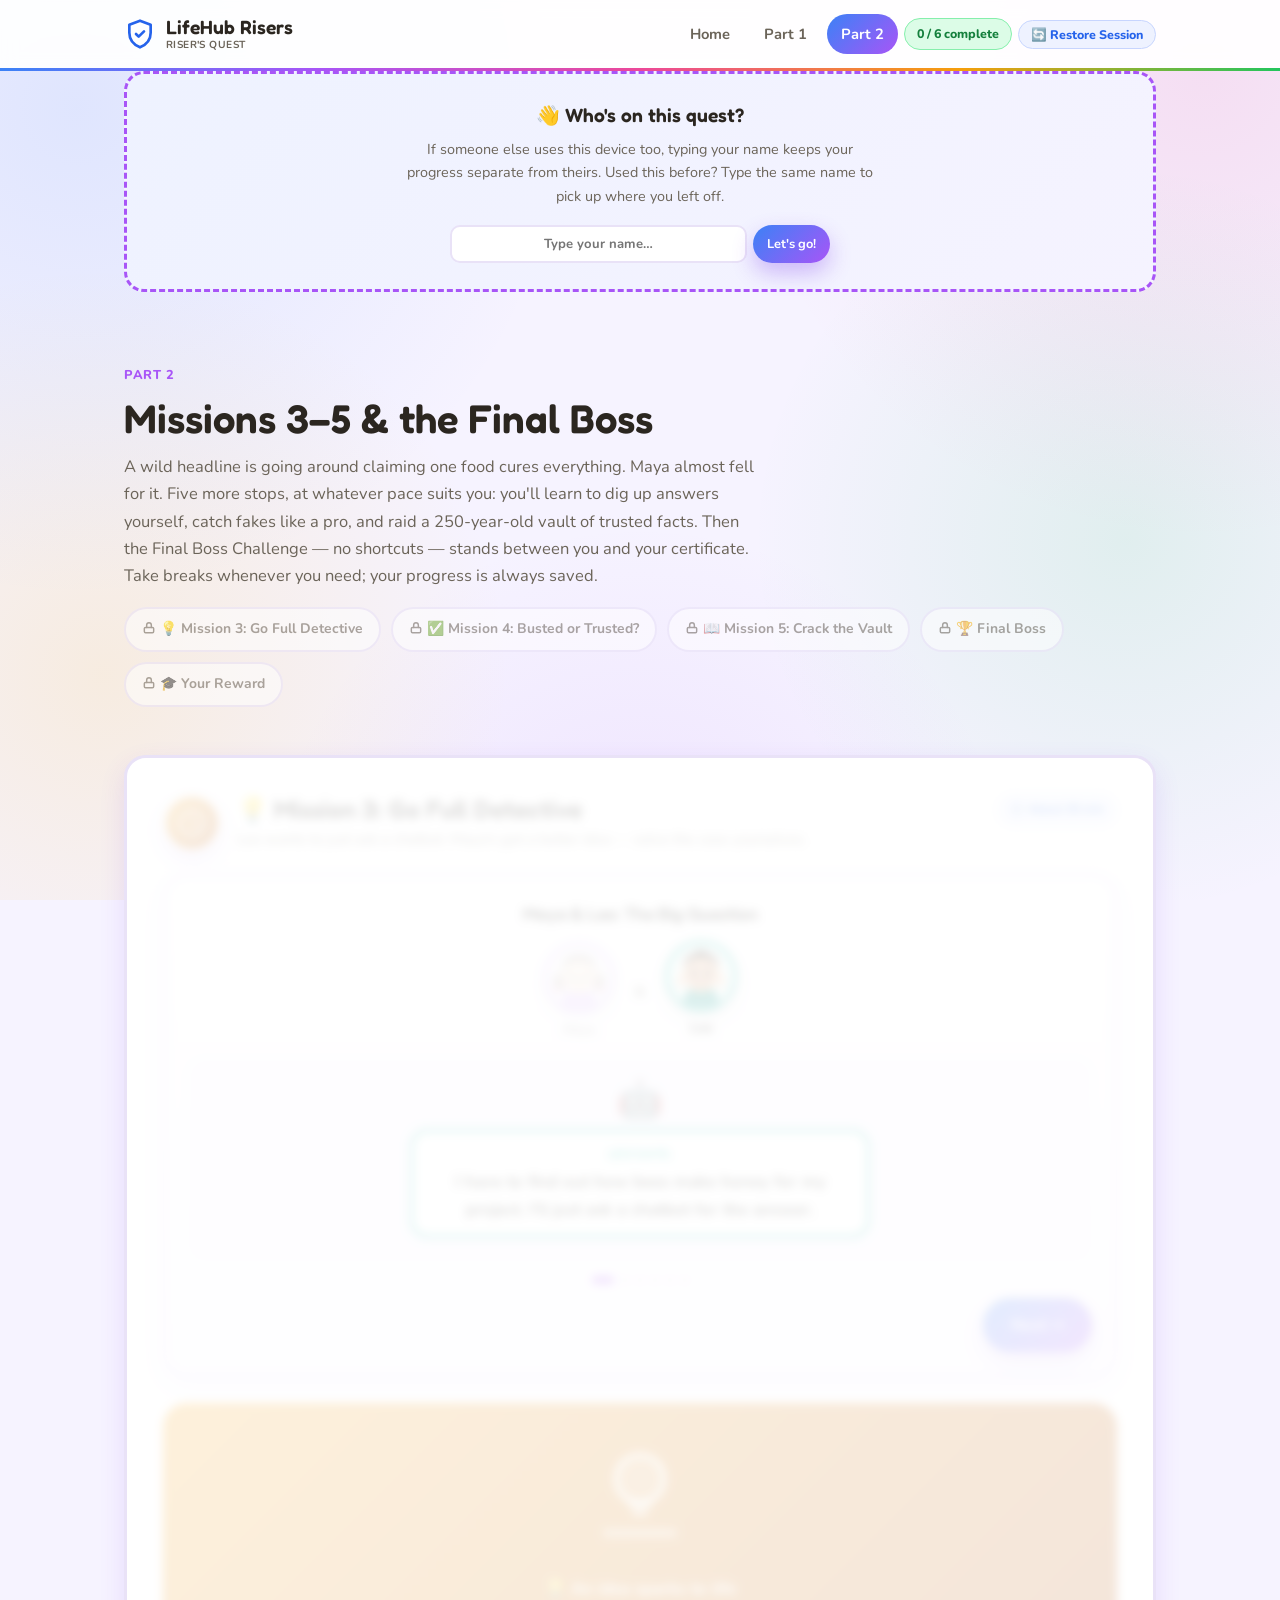
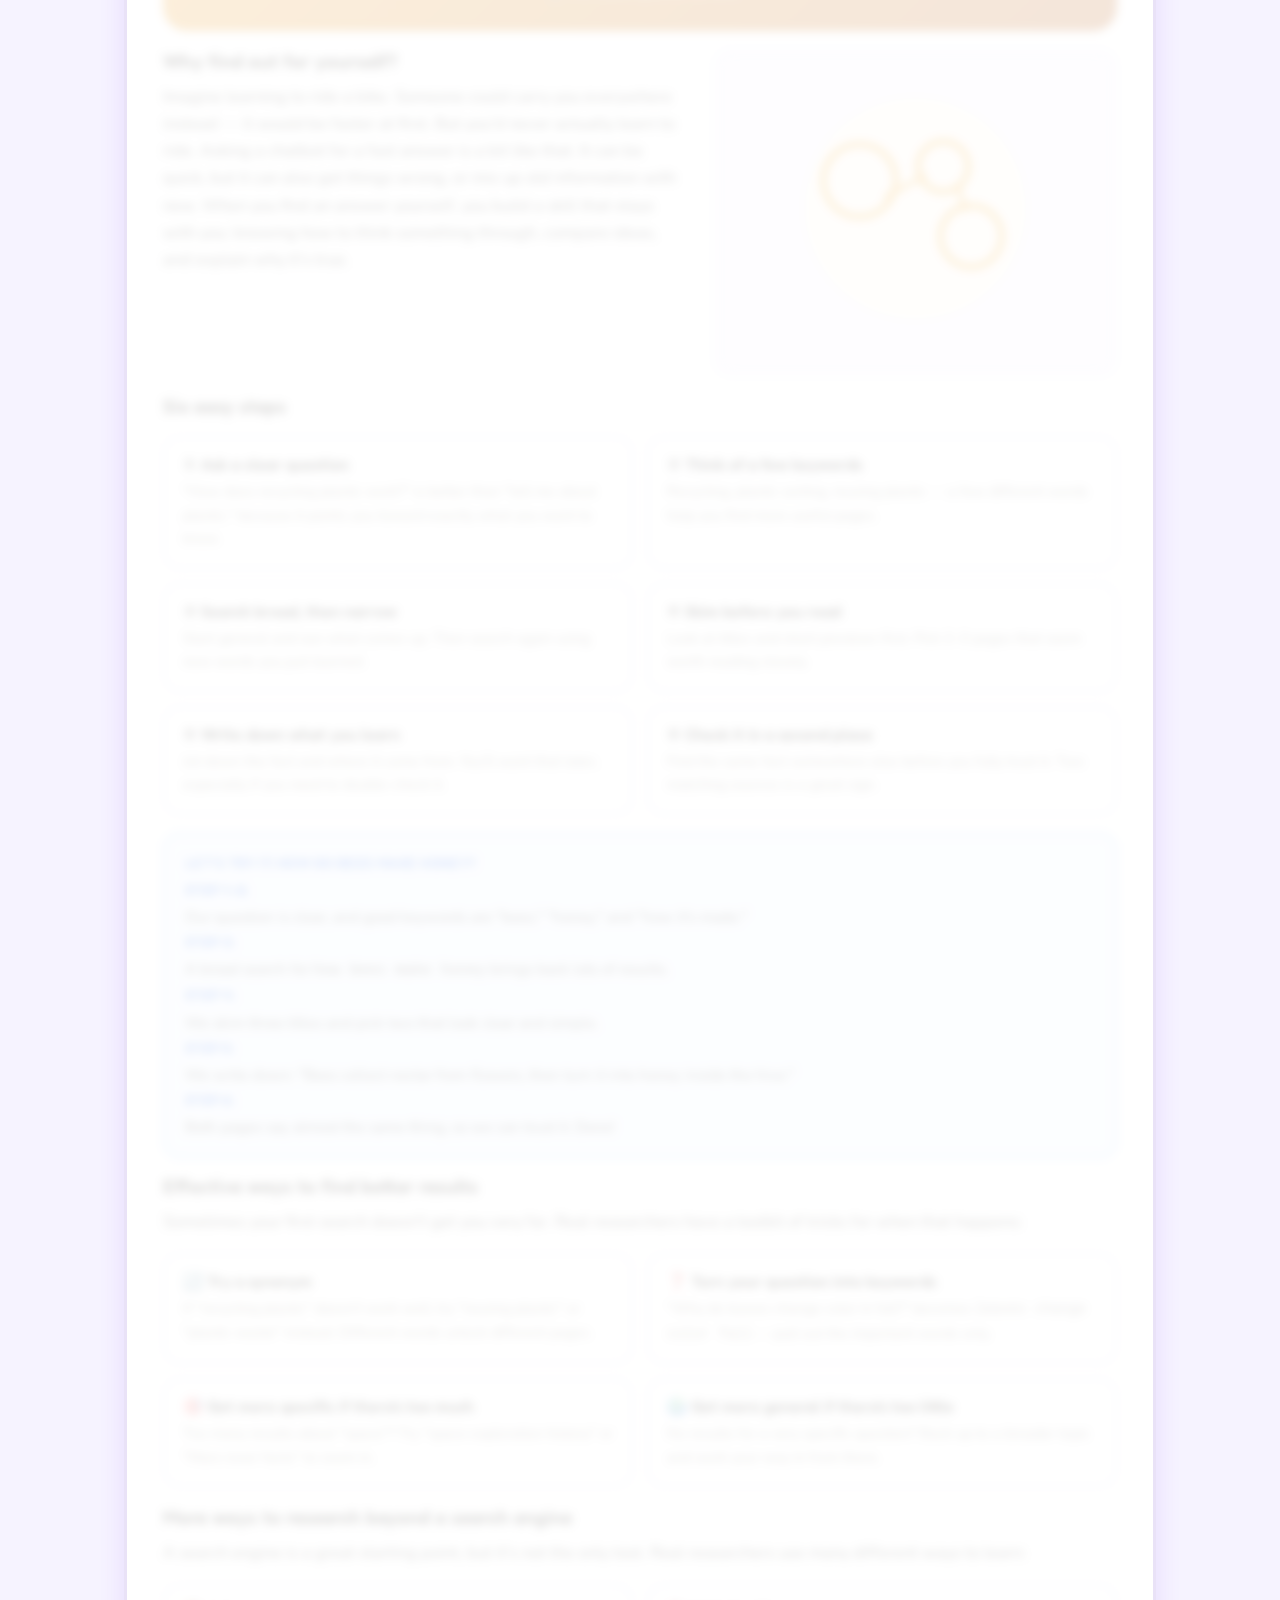
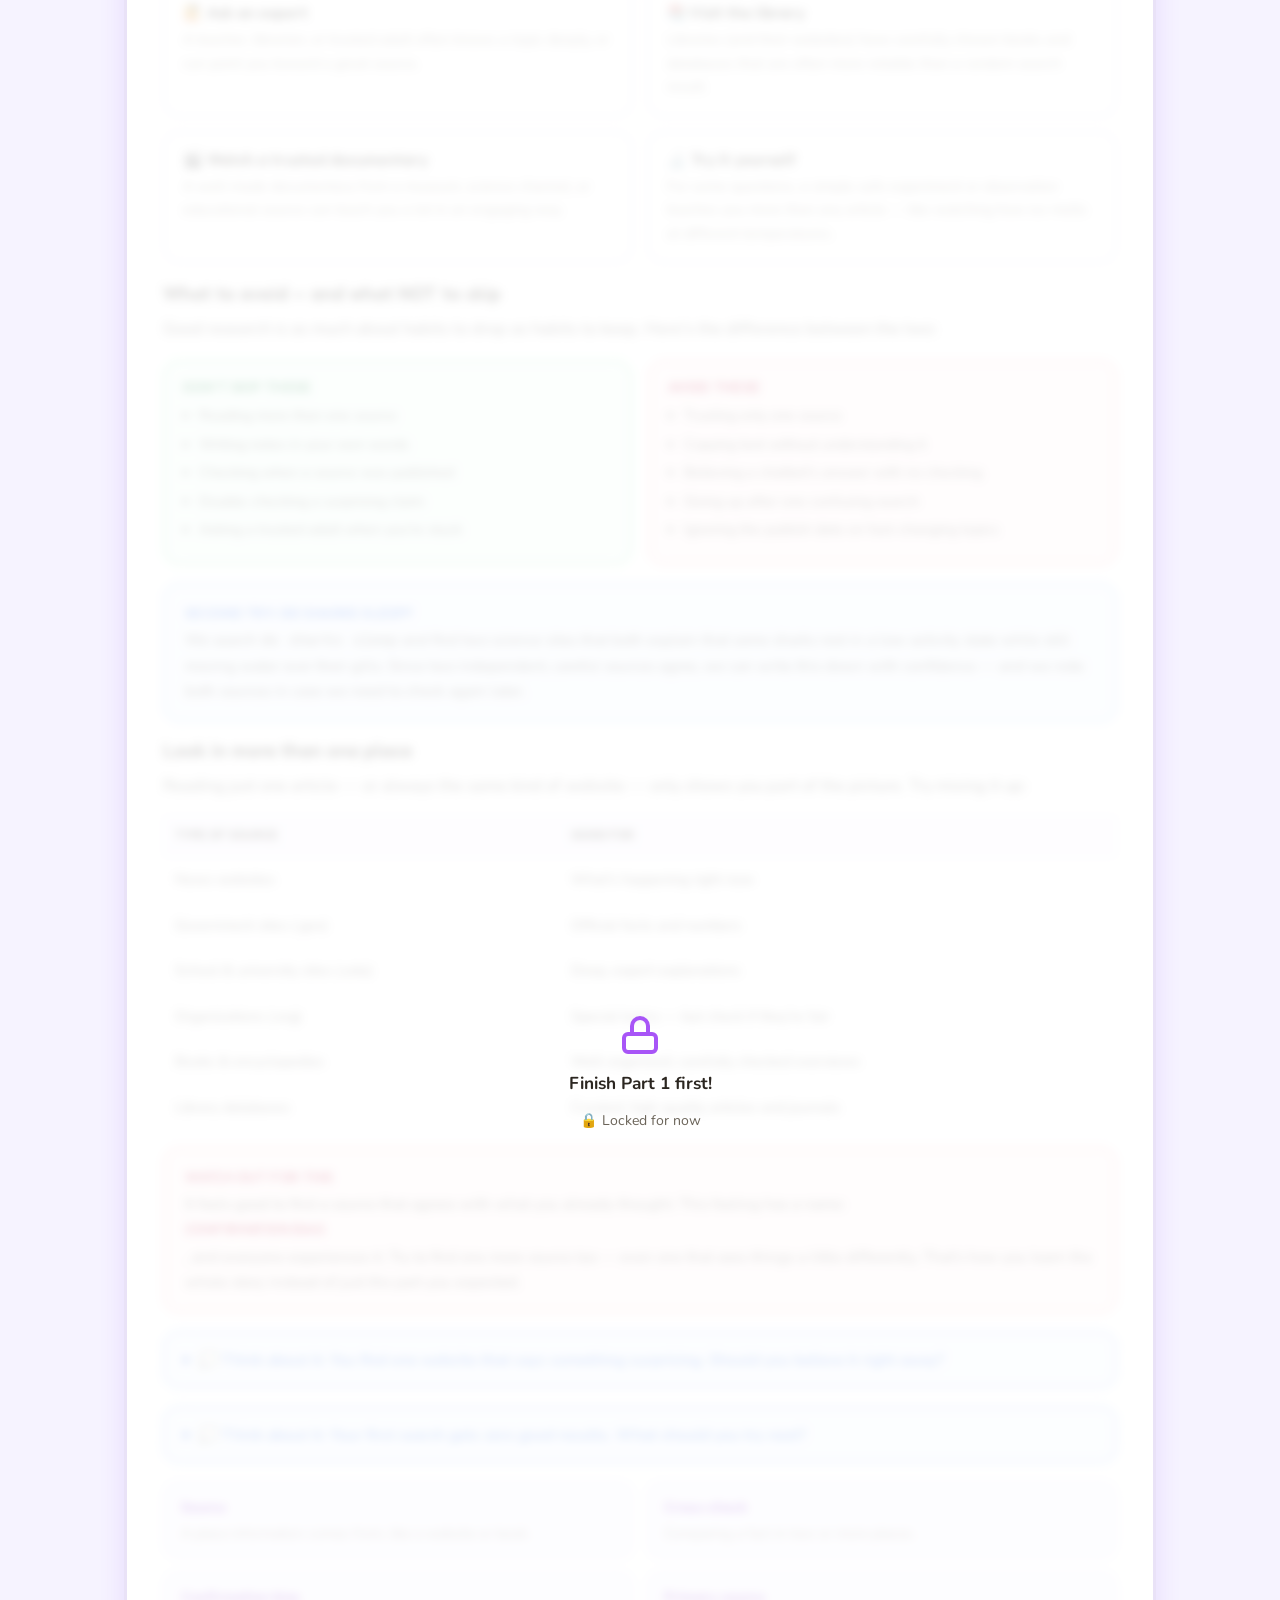
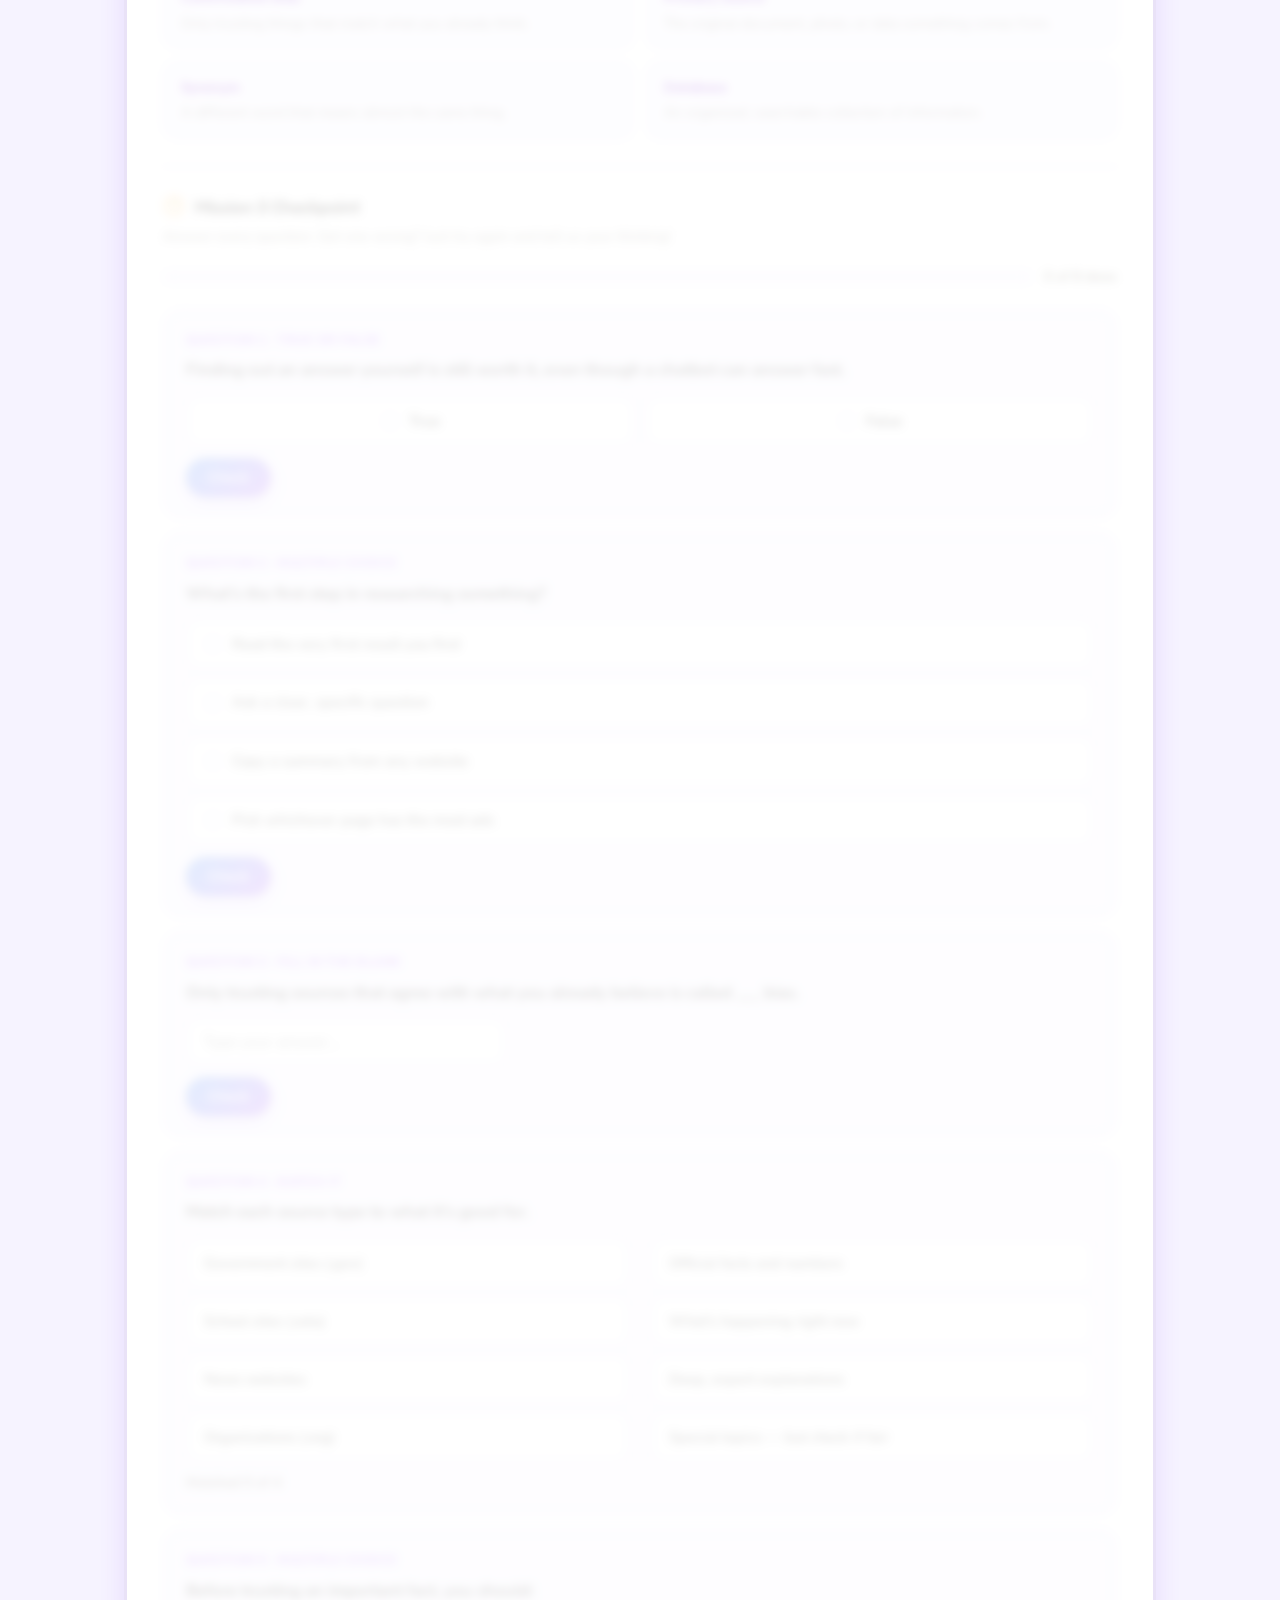
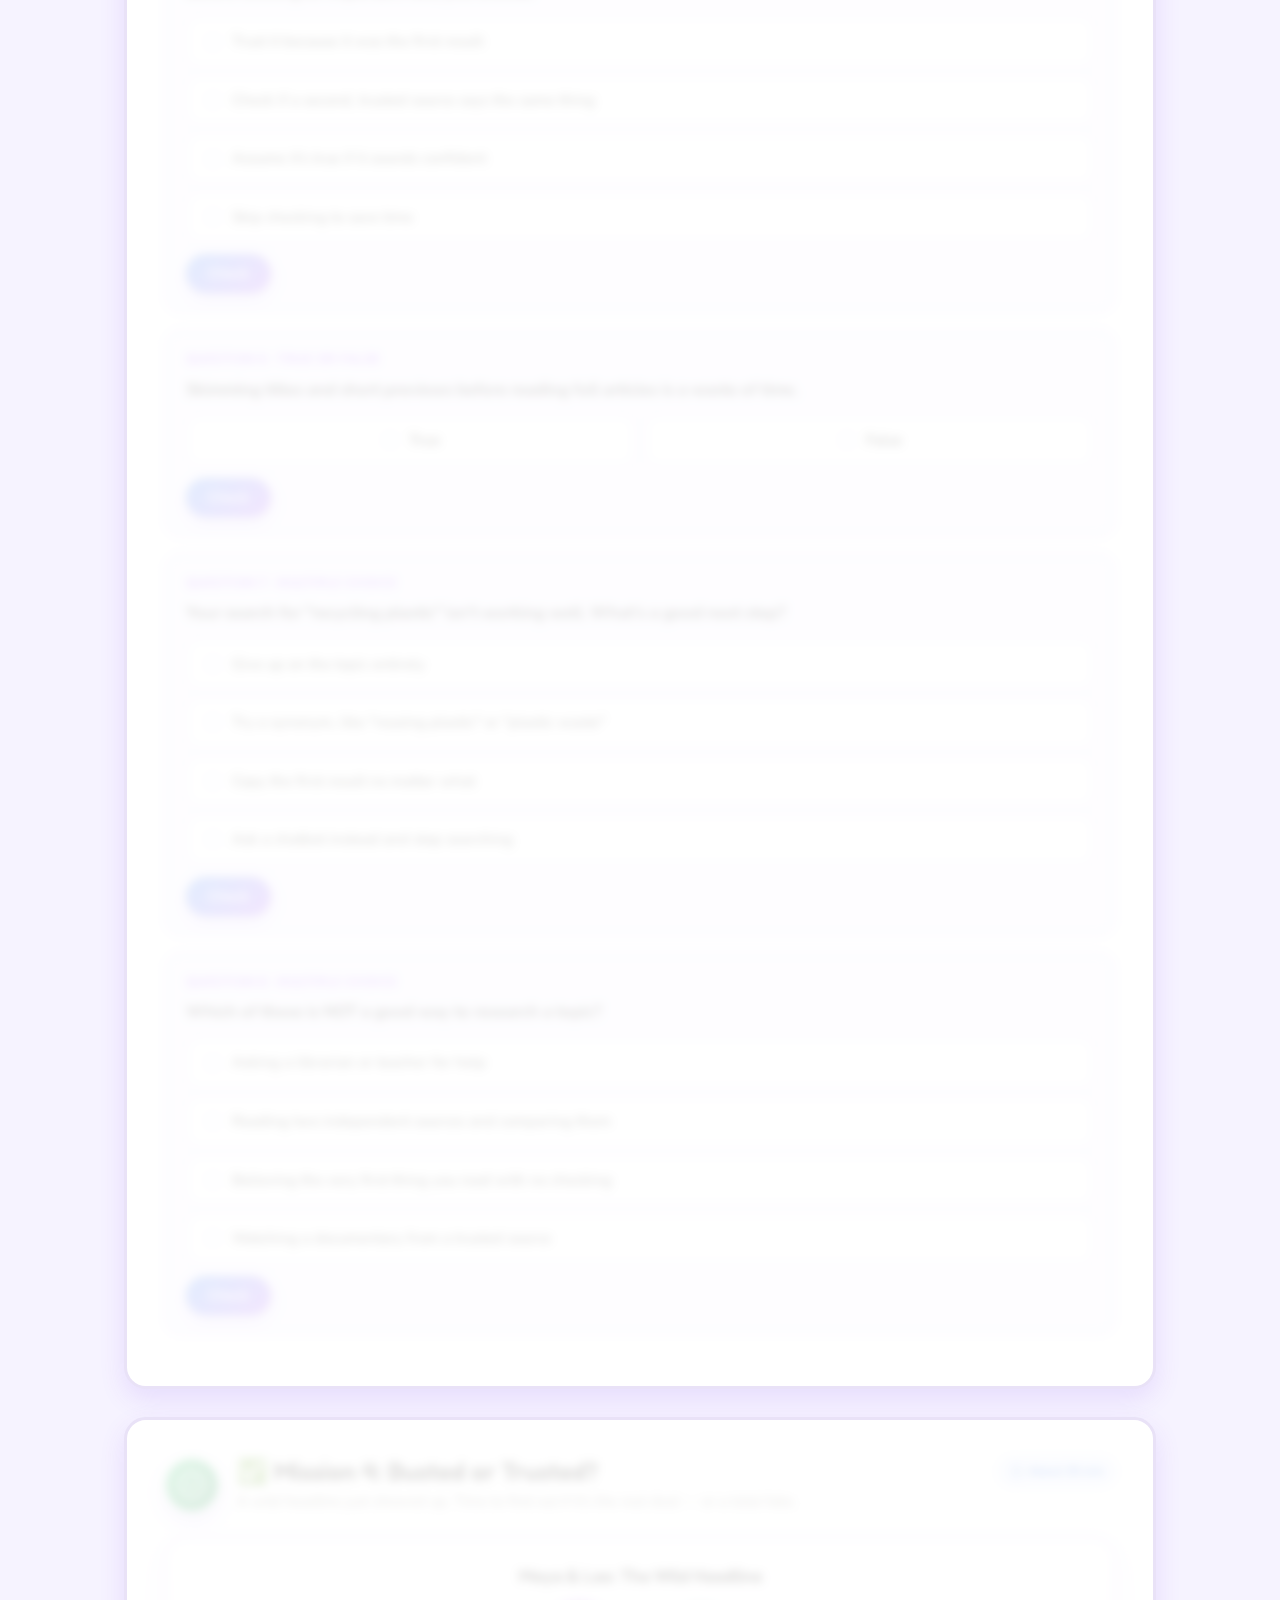
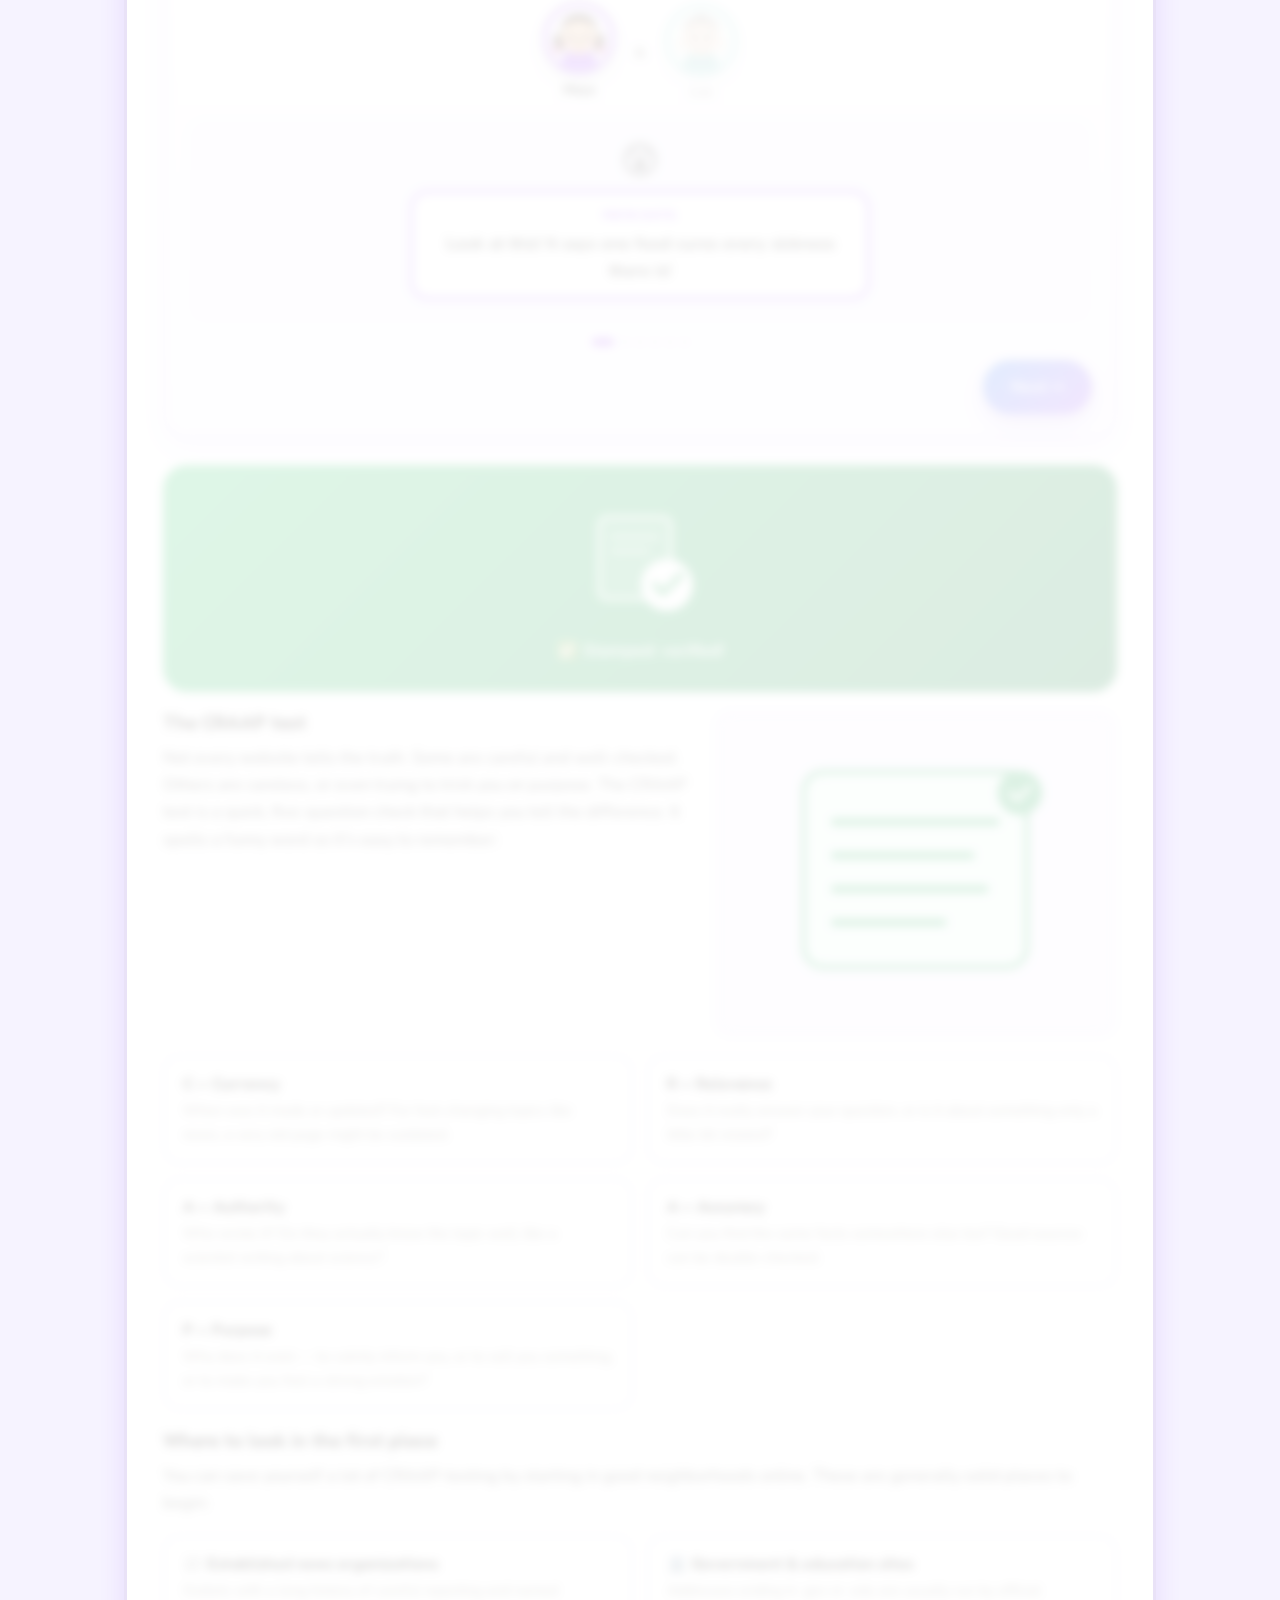
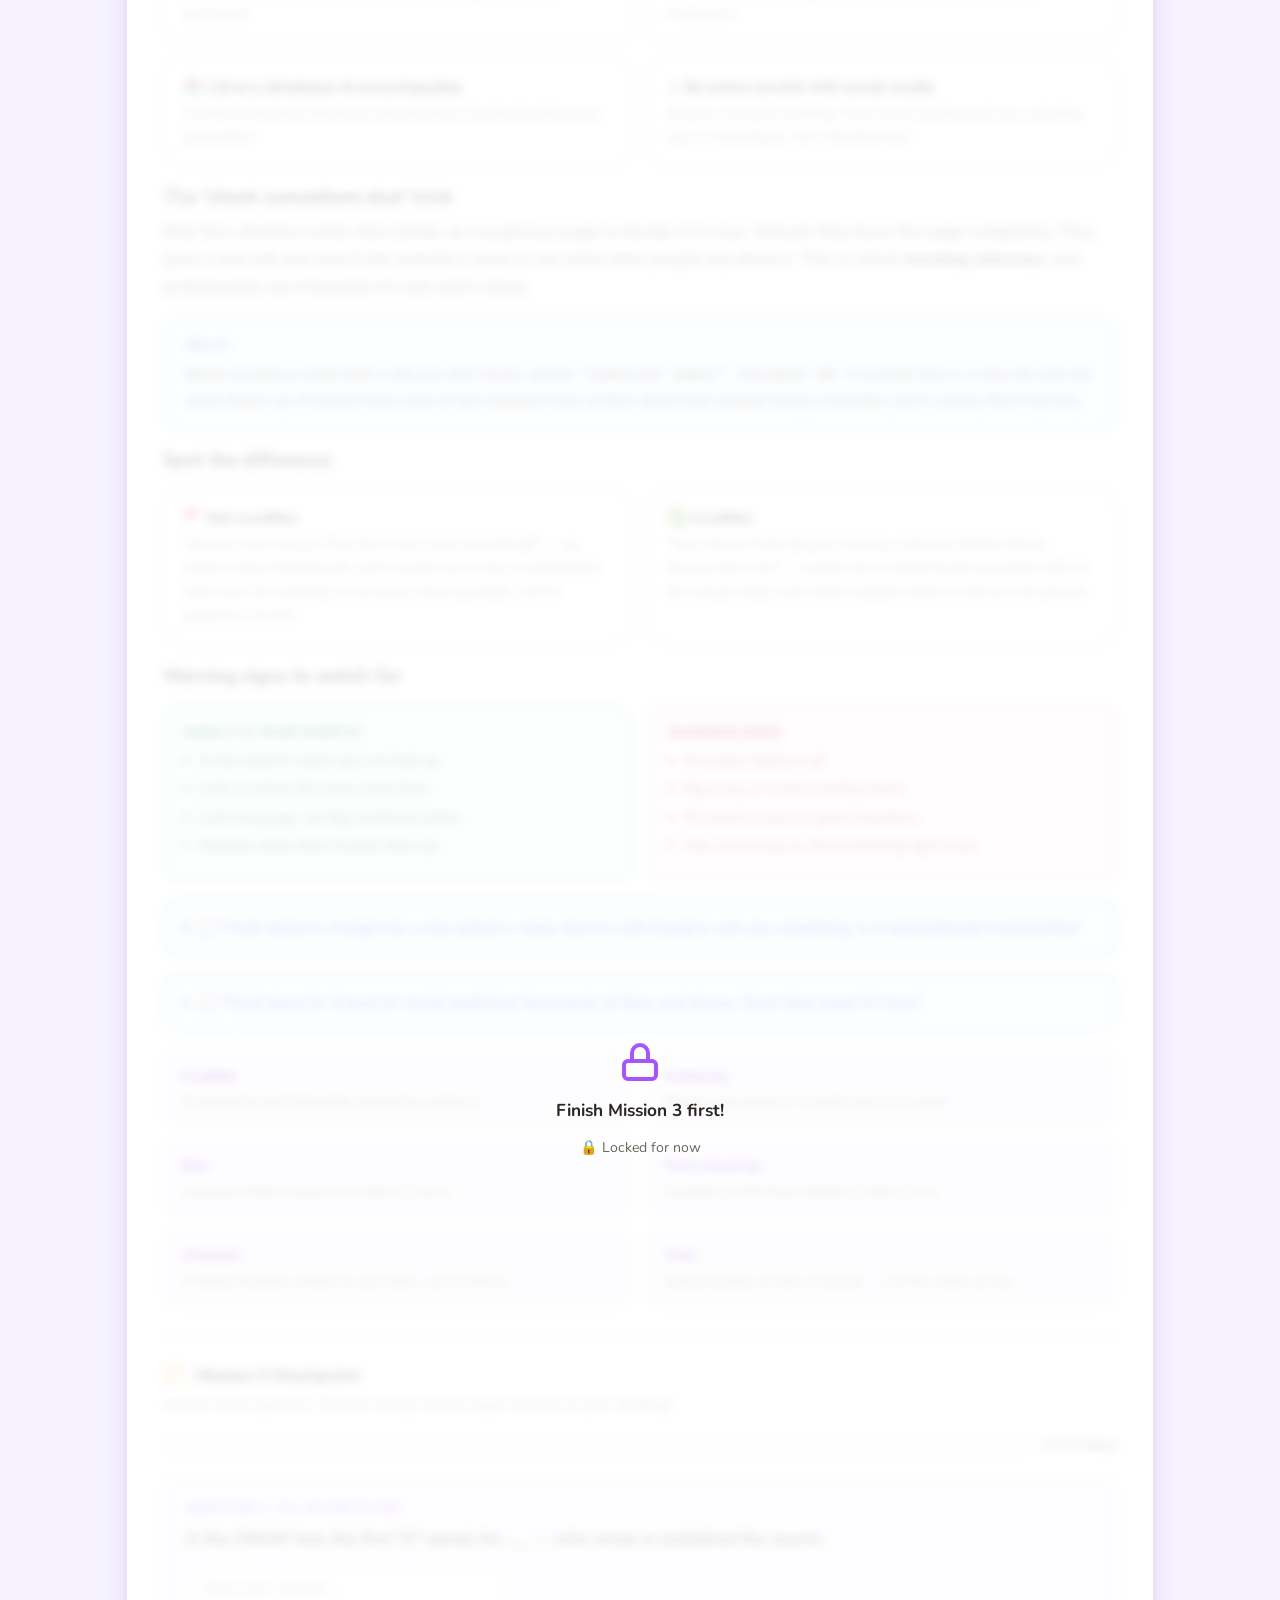
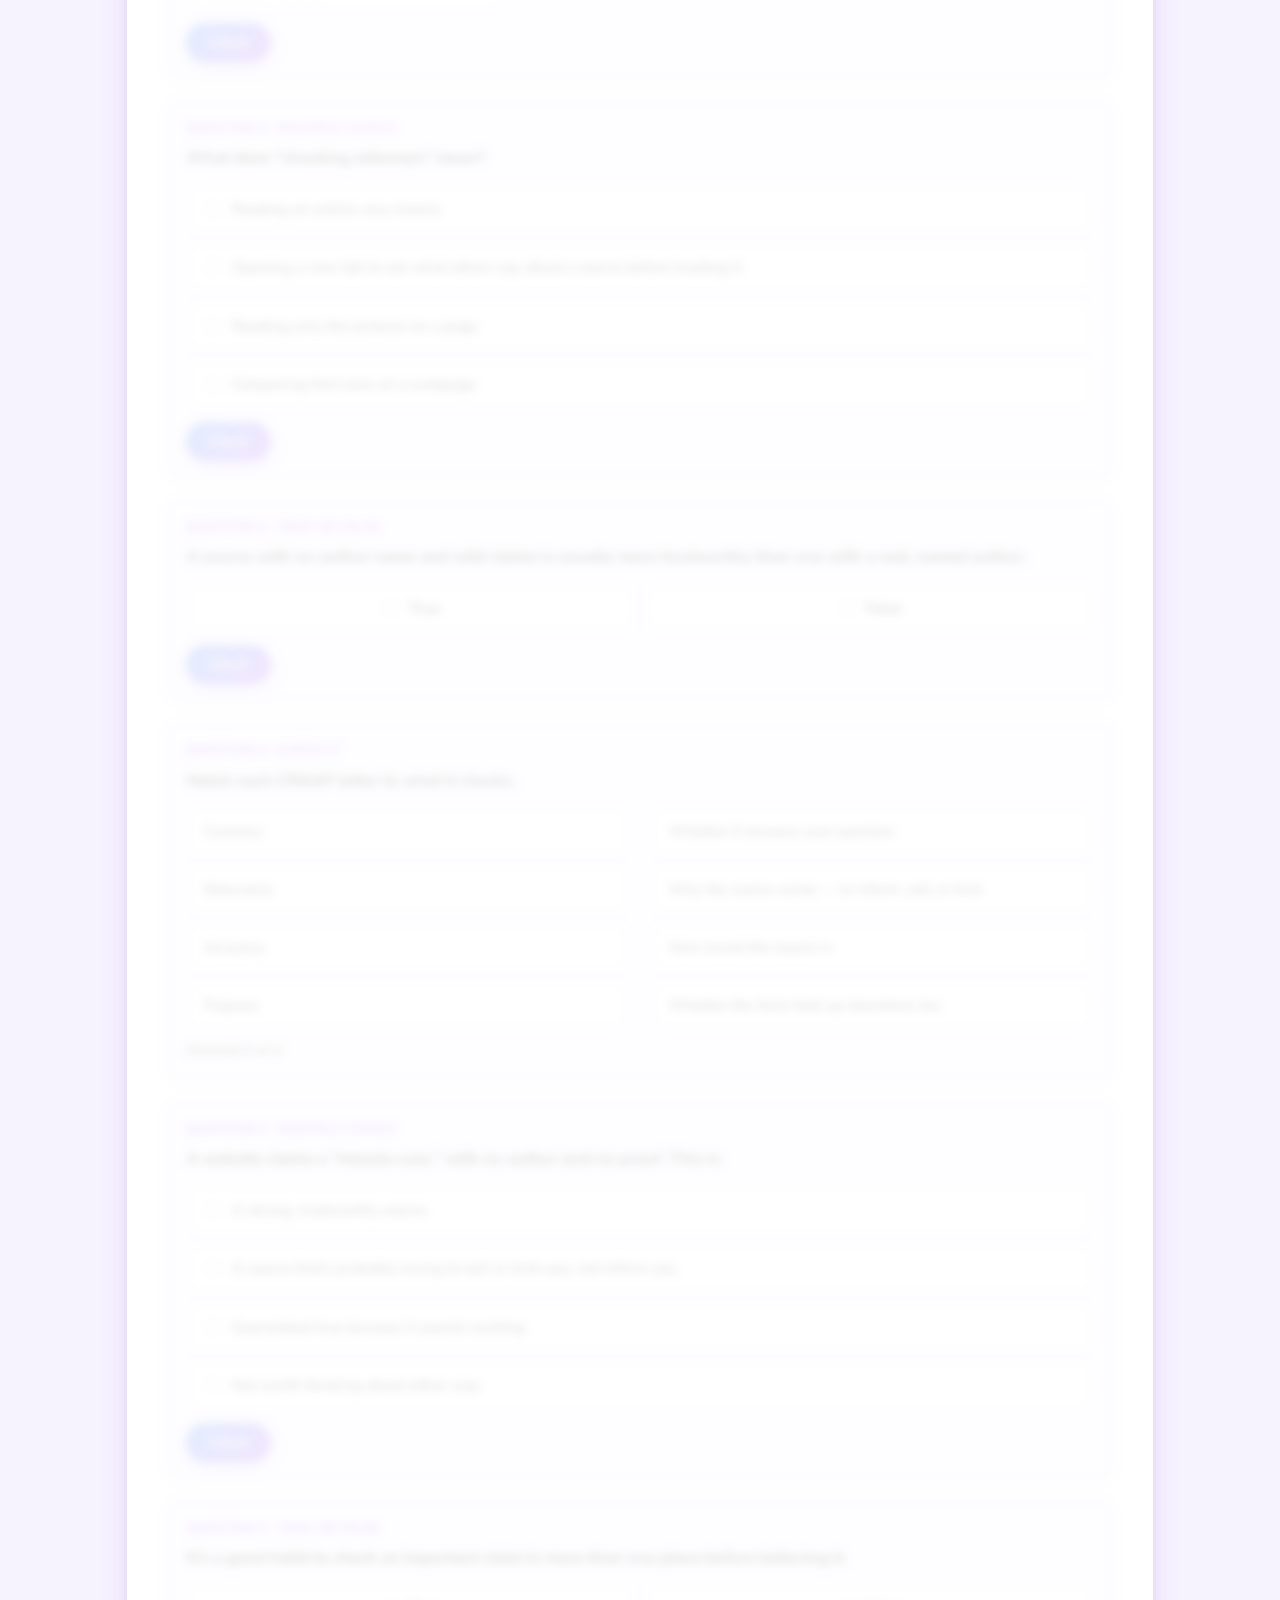
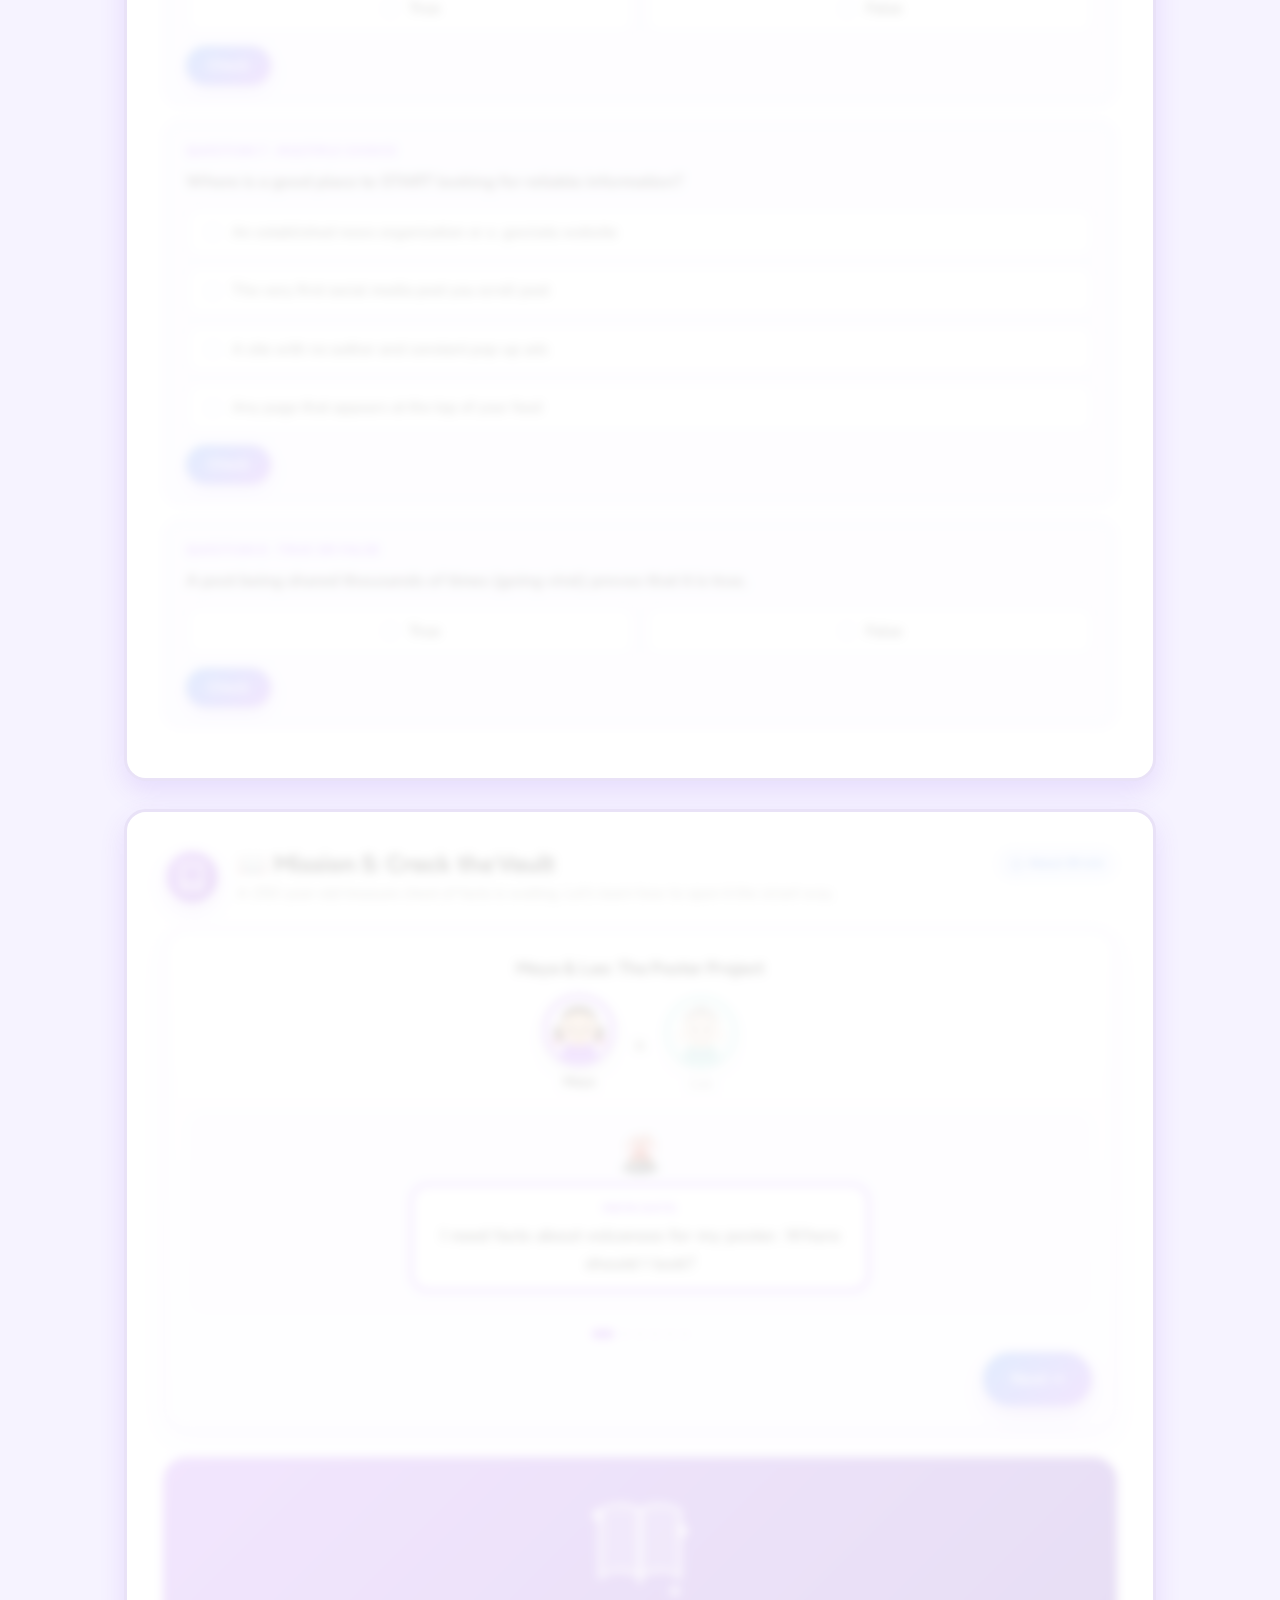
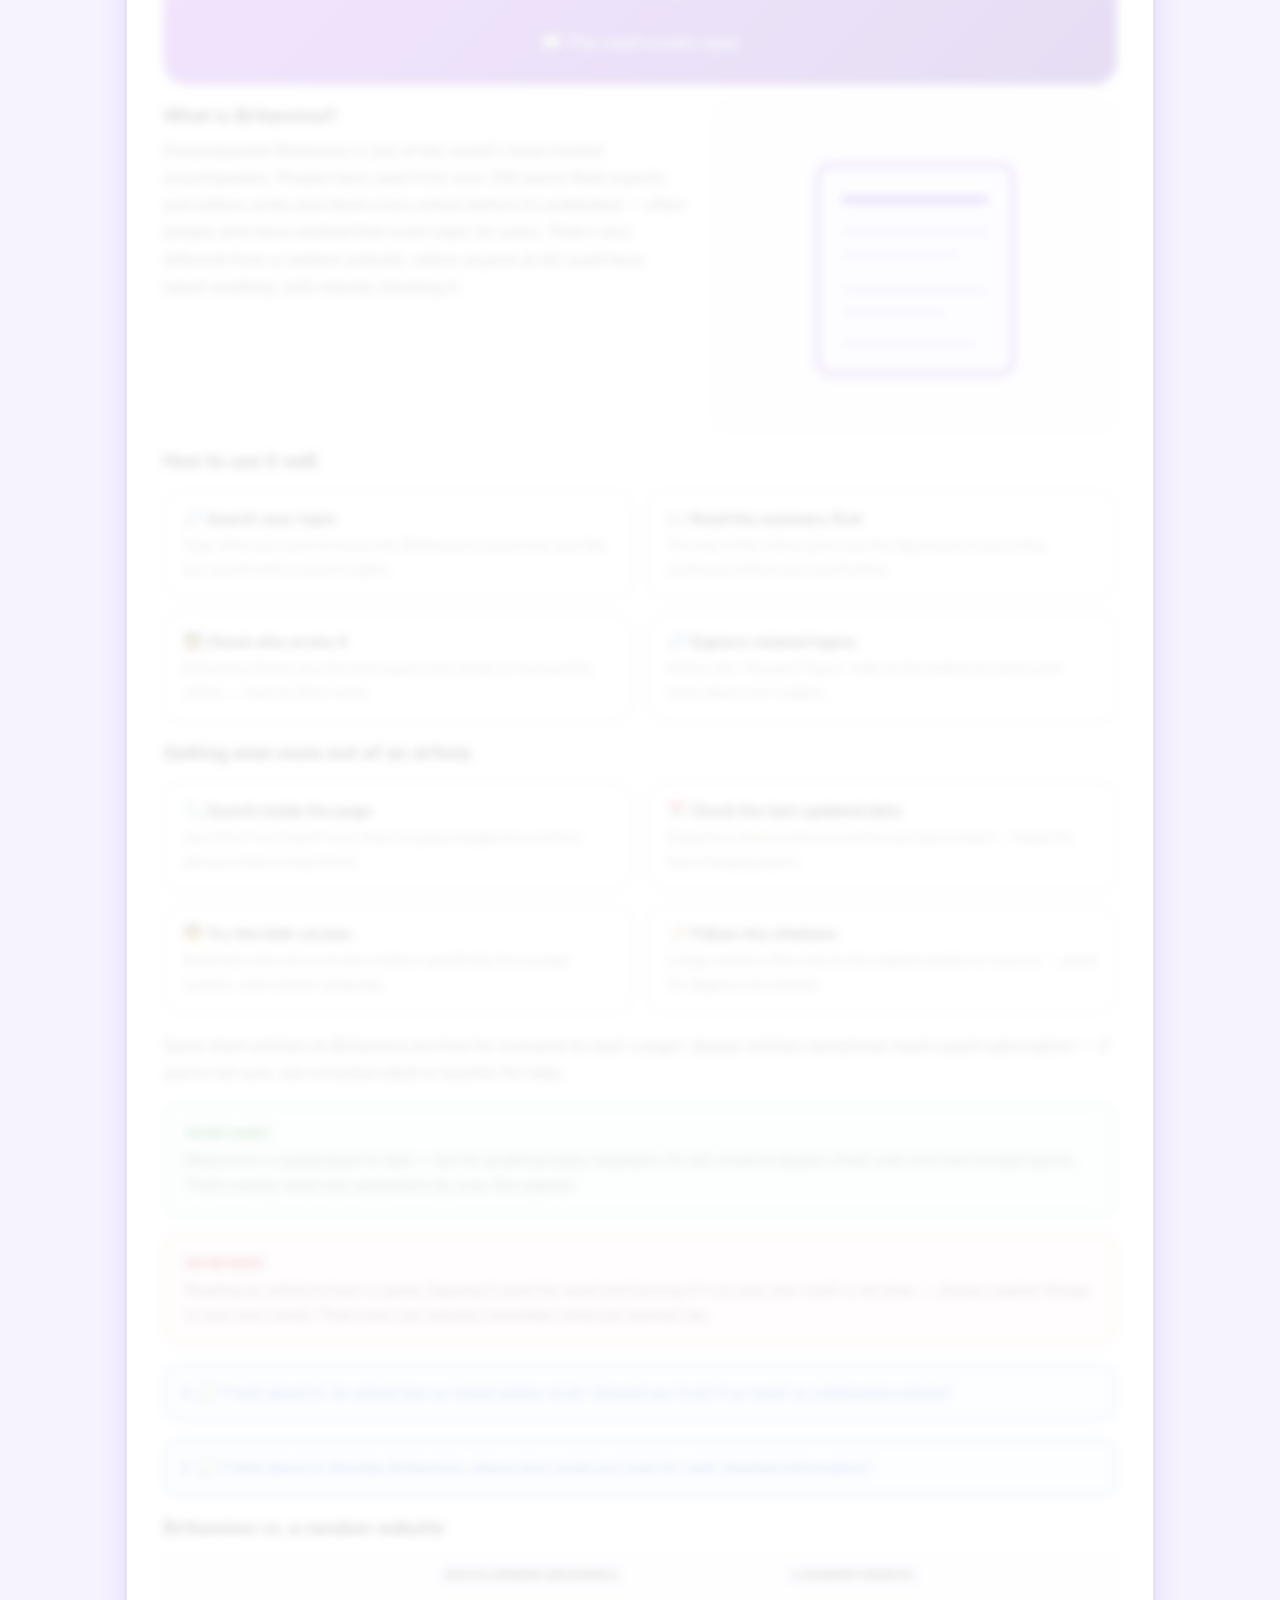
<file: day2.html>
<!DOCTYPE html>
<html lang="en">
<head>
<meta charset="UTF-8">
<meta name="viewport" content="width=device-width, initial-scale=1.0">
<title>LifeHub Risers | Riser's Quest — Part 2</title>
<link rel="preconnect" href="https://fonts.googleapis.com">
<link rel="preconnect" href="https://fonts.gstatic.com" crossorigin>
<link href="https://fonts.googleapis.com/css2?family=Fredoka:wght@500;600;700&family=Nunito:wght@400;600;700;800&display=swap" rel="stylesheet">
<link rel="stylesheet" href="css/styles.css">
</head>
<body>

<header class="site-header">
  <div class="container">
    <a href="index.html" class="brand">
      <svg viewBox="0 0 24 24" fill="none" stroke="#2563eb" stroke-width="2" stroke-linecap="round" stroke-linejoin="round"><path d="M12 2 4 5v6c0 5 3.4 9 8 11 4.6-2 8-6 8-11V5l-8-3Z"/><path d="m9 12 2 2 4-4"/></svg>
      <span class="brand-text">LifeHub Risers<small>Riser's Quest</small></span>
    </a>
    <nav class="main-nav">
      <a href="index.html">Home</a>
      <a href="day1.html">Part 1</a>
      <a href="day2.html" class="active">Part 2</a>
      <span class="progress-pill" data-progress-pill>0 / 6 complete</span>
    </nav>
  </div>
</header>

<main class="container">
  <div class="day-hero">
    <span class="tag">Part 2</span>
    <h1>Missions 3–5 &amp; the Final Boss</h1>
    <p style="color:var(--ink-soft); max-width:640px;">A wild headline is going around claiming one food cures everything. Maya almost fell for it. Five more stops, at whatever pace suits you: you'll learn to dig up answers yourself, catch fakes like a pro, and raid a 250-year-old vault of trusted facts. Then the Final Boss Challenge — no shortcuts — stands between you and your certificate. Take breaks whenever you need; your progress is always saved.</p>
    <div class="toc">
      <a href="#s3" data-complete-key="isc-d2-s1" data-requires="isc-d1-s1,isc-d1-s2">💡 Mission 3: Go Full Detective</a>
      <a href="#s4" data-complete-key="isc-d2-s2" data-requires="isc-d1-s1,isc-d1-s2,isc-d2-s1">✅ Mission 4: Busted or Trusted?</a>
      <a href="#s5" data-complete-key="isc-d2-s3" data-requires="isc-d1-s1,isc-d1-s2,isc-d2-s1,isc-d2-s2">📖 Mission 5: Crack the Vault</a>
      <a href="#final" data-complete-key="isc-final" data-requires="isc-d1-s1,isc-d1-s2,isc-d2-s1,isc-d2-s2,isc-d2-s3">🏆 Final Boss</a>
      <a href="#certificate" data-requires="isc-final">🎓 Your Reward</a>
    </div>
  </div>

  <div class="day-lock-banner" data-day-lock="isc-d1-s1,isc-d1-s2">
    <svg viewBox="0 0 24 24" fill="none" stroke="currentColor" stroke-width="2" stroke-linecap="round" stroke-linejoin="round"><rect x="4" y="11" width="16" height="9" rx="2"></rect><path d="M8 11V7a4 4 0 0 1 8 0v4"></path></svg>
    <div>
      <strong>Part 2 is locked for now!</strong>
      <p>Finish both Part 1 checkpoints first. <a href="day1.html">Go back to Part 1 →</a></p>
    </div>
  </div>

  <!-- SECTION 3 -->
  <section class="section" id="s3" data-requires="isc-d1-s1,isc-d1-s2">
    <div class="lock-overlay">
      <svg viewBox="0 0 24 24" fill="none" stroke="currentColor" stroke-width="2" stroke-linecap="round" stroke-linejoin="round"><rect x="4" y="11" width="16" height="9" rx="2"></rect><path d="M8 11V7a4 4 0 0 1 8 0v4"></path></svg>
      <p>Finish Part 1 first!</p>
      <span>🔒 Locked for now</span>
    </div>
    <div class="section-head">
      <div class="icon" style="background:linear-gradient(135deg, var(--amber), #b45309);"><svg viewBox="0 0 24 24" fill="none" stroke="#fff" stroke-width="2" stroke-linecap="round" stroke-linejoin="round"><circle cx="12" cy="12" r="10"/><path d="M12 8v4l3 3"/></svg></div>
      <div>
        <h2>💡 Mission 3: Go Full Detective</h2>
        <div class="sub">Leo wants to just ask a chatbot. Maya's got a better idea — solve the case yourselves.</div>
      </div>
      <span class="time-badge"><svg viewBox="0 0 24 24" fill="none" stroke="currentColor" stroke-width="2" stroke-linecap="round" stroke-linejoin="round"><circle cx="12" cy="12" r="10"/><path d="M12 8v4l3 3"/></svg> About 35 min</span>
    </div>

    <div id="story-s3"></div>

    <div class="mini-scene" style="background:linear-gradient(135deg, var(--amber), #b45309);">
      <div class="scene-stage">
        <svg viewBox="0 0 130 130" style="position:absolute; inset:0;">
          <g class="scene-bulb">
            <circle cx="65" cy="48" r="24" fill="rgba(255,255,255,.25)" stroke="#fff" stroke-width="4"/>
            <path d="M56 74h18M59 82h12" stroke="#fff" stroke-width="4" stroke-linecap="round"/>
          </g>
          <g class="scene-pages">
            <rect x="28" y="98" width="74" height="8" rx="4" fill="rgba(255,255,255,.5)"/>
          </g>
        </svg>
      </div>
      <div class="scene-caption">💡 An idea sparks to life</div>
    </div>

    <div class="content-grid">
      <div>
        <h3>Why find out for yourself?</h3>
        <p>Imagine learning to ride a bike. Someone could carry you everywhere instead — it would be faster at first. But you'd never actually learn to ride. Asking a chatbot for a fast answer is a bit like that. It can be quick, but it can also get things wrong, or mix up old information with new. When you find an answer yourself, you build a skill that stays with you: knowing how to think something through, compare ideas, and explain why it's true.</p>
      </div>
      <div class="illus">
        <svg viewBox="0 0 260 200" xmlns="http://www.w3.org/2000/svg">
          <circle cx="130" cy="100" r="80" fill="#fff7ed"/>
          <circle cx="90" cy="80" r="26" fill="none" stroke="#f59e0b" stroke-width="4"/>
          <circle cx="150" cy="70" r="18" fill="none" stroke="#f59e0b" stroke-width="4"/>
          <circle cx="170" cy="120" r="22" fill="none" stroke="#f59e0b" stroke-width="4"/>
          <line x1="108" y1="92" x2="138" y2="76" stroke="#f59e0b" stroke-width="3"/>
          <line x1="160" y1="82" x2="166" y2="102" stroke="#f59e0b" stroke-width="3"/>
        </svg>
      </div>
    </div>

    <h3>Six easy steps</h3>
    <div class="card-grid">
      <div class="info-card"><h4>① Ask a clear question</h4><p>"How does recycling plastic work?" is better than "tell me about plastic," because it points you toward exactly what you want to know.</p></div>
      <div class="info-card"><h4>② Think of a few keywords</h4><p>Recycling, plastic sorting, reusing plastic — a few different words help you find more useful pages.</p></div>
      <div class="info-card"><h4>③ Search broad, then narrow</h4><p>Start general and see what comes up. Then search again using new words you just learned.</p></div>
      <div class="info-card"><h4>④ Skim before you read</h4><p>Look at titles and short previews first. Pick 2–3 pages that seem worth reading closely.</p></div>
      <div class="info-card"><h4>⑤ Write down what you learn</h4><p>Jot down the fact and where it came from. You'll want that later, especially if you need to double-check it.</p></div>
      <div class="info-card"><h4>⑥ Check it in a second place</h4><p>Find the same fact somewhere else before you fully trust it. Two matching sources is a great sign.</p></div>
    </div>

    <div class="callout example">
      <strong>Let's try it: How do bees make honey?</strong>
      <strong>Step 1–2:</strong> Our question is clear, and good keywords are "bees," "honey," and "how it's made."
      <strong>Step 3:</strong> A broad search for <code>how bees make honey</code> brings back lots of results.
      <strong>Step 4:</strong> We skim three titles and pick two that look clear and simple.
      <strong>Step 5:</strong> We write down: "Bees collect nectar from flowers, then turn it into honey inside the hive."
      <strong>Step 6:</strong> Both pages say almost the same thing, so we can trust it. Done!
    </div>

    <h3>Effective ways to find better results</h3>
    <p>Sometimes your first search doesn't get you very far. Real researchers have a toolkit of tricks for when that happens:</p>
    <div class="card-grid">
      <div class="info-card"><h4>🔄 Try a synonym</h4><p>If "recycling plastic" doesn't work well, try "reusing plastic" or "plastic waste" instead. Different words unlock different pages.</p></div>
      <div class="info-card"><h4>❓ Turn your question into keywords</h4><p>"Why do leaves change color in fall?" becomes <code>leaves change color fall</code> — pull out the important words only.</p></div>
      <div class="info-card"><h4>🎯 Get more specific if there's too much</h4><p>Too many results about "space"? Try "space exploration history" or "Mars rover facts" to zoom in.</p></div>
      <div class="info-card"><h4>🌍 Get more general if there's too little</h4><p>No results for a very specific question? Back up to a broader topic and work your way in from there.</p></div>
    </div>

    <h3>More ways to research beyond a search engine</h3>
    <p>A search engine is a great starting point, but it's not the only tool. Real researchers use many different ways to learn:</p>
    <div class="card-grid">
      <div class="info-card"><h4>🙋 Ask an expert</h4><p>A teacher, librarian, or trusted adult often knows a topic deeply, or can point you toward a great source.</p></div>
      <div class="info-card"><h4>📚 Visit the library</h4><p>Libraries (and their websites) have carefully chosen books and databases that are often more reliable than a random search result.</p></div>
      <div class="info-card"><h4>🎬 Watch a trusted documentary</h4><p>A well-made documentary from a museum, science channel, or educational source can teach you a lot in an engaging way.</p></div>
      <div class="info-card"><h4>🔬 Try it yourself</h4><p>For some questions, a simple safe experiment or observation teaches you more than any article — like watching how ice melts at different temperatures.</p></div>
    </div>

    <h3>What to avoid — and what NOT to skip</h3>
    <p>Good research is as much about habits to drop as habits to keep. Here's the difference between the two:</p>
    <div class="dodont">
      <div class="do">
        <h4>Don't skip these</h4>
        <ul>
          <li>Reading more than one source</li>
          <li>Writing notes in your own words</li>
          <li>Checking when a source was published</li>
          <li>Double-checking a surprising claim</li>
          <li>Asking a trusted adult when you're stuck</li>
        </ul>
      </div>
      <div class="dont">
        <h4>Avoid these</h4>
        <ul>
          <li>Trusting only one source</li>
          <li>Copying text without understanding it</li>
          <li>Believing a chatbot's answer with no checking</li>
          <li>Giving up after one confusing search</li>
          <li>Ignoring the publish date on fast-changing topics</li>
        </ul>
      </div>
    </div>

    <div class="callout example">
      <strong>Second try: Do sharks sleep?</strong>
      We search <code>do sharks sleep</code> and find two science sites that both explain that some sharks rest in a low-activity state while still moving water over their gills. Since two independent, careful sources agree, we can write this down with confidence — and we note both sources in case we need to check again later.
    </div>

    <h3>Look in more than one place</h3>
    <p>Reading just one article — or always the same kind of website — only shows you part of the picture. Try mixing it up:</p>
    <table class="op-table">
      <thead><tr><th>Type of source</th><th>Good for</th></tr></thead>
      <tbody>
        <tr><td>News websites</td><td>What's happening right now</td></tr>
        <tr><td>Government sites (.gov)</td><td>Official facts and numbers</td></tr>
        <tr><td>School &amp; university sites (.edu)</td><td>Deep, expert explanations</td></tr>
        <tr><td>Organizations (.org)</td><td>Special topics — but check if they're fair</td></tr>
        <tr><td>Books &amp; encyclopedias</td><td>Well-organized, carefully checked overviews</td></tr>
        <tr><td>Library databases</td><td>Curated, high-quality articles and journals</td></tr>
      </tbody>
    </table>

    <div class="callout warning">
      <strong>Watch out for this</strong>
      It feels good to find a source that agrees with what you already thought. This feeling has a name: <strong>confirmation bias</strong>, and everyone experiences it. Try to find one more source too — even one that sees things a little differently. That's how you learn the whole story instead of just the part you expected.
    </div>

    <details class="think-box">
      <summary>💭 Think about it: You find one website that says something surprising. Should you believe it right away?</summary>
      <p class="answer">Not yet! One surprising claim from one website isn't enough on its own. Search for the same fact somewhere else. If two or three trustworthy sources agree, you can feel much more confident. If nobody else says it, that's a big clue to slow down.</p>
    </details>

    <details class="think-box">
      <summary>💭 Think about it: Your first search gets zero good results. What should you try next?</summary>
      <p class="answer">Don't give up after one try! Swap in a synonym, turn your question into simpler keywords, or try a broader (or narrower) version of your topic. Real researchers almost always search more than once before finding the right page.</p>
    </details>

    <div class="glossary">
      <div class="glossary-item"><div class="word">Source</div><div class="def">A place information comes from, like a website or book.</div></div>
      <div class="glossary-item"><div class="word">Cross-check</div><div class="def">Comparing a fact in two or more places.</div></div>
      <div class="glossary-item"><div class="word">Confirmation bias</div><div class="def">Only trusting things that match what you already think.</div></div>
      <div class="glossary-item"><div class="word">Primary source</div><div class="def">The original document, photo, or data something comes from.</div></div>
      <div class="glossary-item"><div class="word">Synonym</div><div class="def">A different word that means almost the same thing.</div></div>
      <div class="glossary-item"><div class="word">Database</div><div class="def">An organized, searchable collection of information.</div></div>
    </div>

    <div id="quiz-s3" class="quiz-wrap"></div>
  </section>

  <!-- SECTION 4 -->
  <section class="section" id="s4" data-requires="isc-d1-s1,isc-d1-s2,isc-d2-s1">
    <div class="lock-overlay">
      <svg viewBox="0 0 24 24" fill="none" stroke="currentColor" stroke-width="2" stroke-linecap="round" stroke-linejoin="round"><rect x="4" y="11" width="16" height="9" rx="2"></rect><path d="M8 11V7a4 4 0 0 1 8 0v4"></path></svg>
      <p>Finish Mission 3 first!</p>
      <span>🔒 Locked for now</span>
    </div>
    <div class="section-head">
      <div class="icon" style="background:linear-gradient(135deg, var(--green), #15803d);"><svg viewBox="0 0 24 24" fill="none" stroke="#fff" stroke-width="2" stroke-linecap="round" stroke-linejoin="round"><path d="m9 12 2 2 4-4"/><circle cx="12" cy="12" r="10"/></svg></div>
      <div>
        <h2>✅ Mission 4: Busted or Trusted?</h2>
        <div class="sub">A wild headline just showed up. Time to find out if it's the real deal — or a total fake.</div>
      </div>
      <span class="time-badge"><svg viewBox="0 0 24 24" fill="none" stroke="currentColor" stroke-width="2" stroke-linecap="round" stroke-linejoin="round"><circle cx="12" cy="12" r="10"/><path d="M12 8v4l3 3"/></svg> About 35 min</span>
    </div>

    <div id="story-s4"></div>

    <div class="mini-scene" style="background:linear-gradient(135deg, var(--green), #15803d);">
      <div class="scene-stage">
        <svg viewBox="0 0 130 130" style="position:absolute; inset:0;">
          <rect x="24" y="24" width="72" height="82" rx="8" fill="rgba(255,255,255,.2)" stroke="#fff" stroke-width="3"/>
          <line x1="36" y1="44" x2="84" y2="44" stroke="#fff" stroke-width="4" opacity=".6"/>
          <line x1="36" y1="58" x2="74" y2="58" stroke="#fff" stroke-width="4" opacity=".6"/>
          <g class="scene-stamp">
            <circle cx="92" cy="92" r="26" fill="#fff"/>
            <path d="m80 92 8 8 18-18" fill="none" stroke="#16a34a" stroke-width="6" stroke-linecap="round" stroke-linejoin="round"/>
          </g>
        </svg>
      </div>
      <div class="scene-caption">✅ Stamped: verified!</div>
    </div>

    <div class="content-grid">
      <div>
        <h3>The CRAAP test</h3>
        <p>Not every website tells the truth. Some are careful and well-checked. Others are careless, or even trying to trick you on purpose. The CRAAP test is a quick, five-question check that helps you tell the difference. It spells a funny word so it's easy to remember:</p>
      </div>
      <div class="illus">
        <svg viewBox="0 0 260 200" xmlns="http://www.w3.org/2000/svg">
          <rect x="50" y="30" width="160" height="140" rx="14" fill="#ecfdf5" stroke="#16a34a" stroke-width="3"/>
          <line x1="72" y1="66" x2="188" y2="66" stroke="#16a34a" stroke-width="5" stroke-linecap="round"/>
          <line x1="72" y1="90" x2="170" y2="90" stroke="#16a34a" stroke-width="5" stroke-linecap="round"/>
          <line x1="72" y1="114" x2="180" y2="114" stroke="#16a34a" stroke-width="5" stroke-linecap="round"/>
          <line x1="72" y1="138" x2="150" y2="138" stroke="#16a34a" stroke-width="5" stroke-linecap="round"/>
          <circle cx="205" cy="45" r="16" fill="#16a34a"/>
          <path d="m198 45 5 5 9-9" stroke="#fff" stroke-width="3" fill="none" stroke-linecap="round" stroke-linejoin="round"/>
        </svg>
      </div>
    </div>

    <div class="card-grid">
      <div class="info-card"><h4>C — Currency</h4><p>When was it made or updated? For fast-changing topics like news, a very old page might be outdated.</p></div>
      <div class="info-card"><h4>R — Relevance</h4><p>Does it really answer your question, or is it about something only a little bit related?</p></div>
      <div class="info-card"><h4>A — Authority</h4><p>Who wrote it? Do they actually know the topic well, like a scientist writing about science?</p></div>
      <div class="info-card"><h4>A — Accuracy</h4><p>Can you find the same facts somewhere else too? Good sources can be double-checked.</p></div>
      <div class="info-card"><h4>P — Purpose</h4><p>Why does it exist — to calmly inform you, or to sell you something, or to make you feel a strong emotion?</p></div>
    </div>

    <h3>Where to look in the first place</h3>
    <p>You can save yourself a lot of CRAAP-testing by starting in good neighborhoods online. These are generally solid places to begin:</p>
    <div class="card-grid">
      <div class="info-card"><h4>📰 Established news organizations</h4><p>Outlets with a long history of careful reporting and named journalists.</p></div>
      <div class="info-card"><h4>🏛️ Government &amp; education sites</h4><p>Addresses ending in .gov or .edu are usually run by official institutions.</p></div>
      <div class="info-card"><h4>📚 Library databases &amp; encyclopedias</h4><p>Curated collections that have already been checked by librarians and editors.</p></div>
      <div class="info-card"><h4>⚠️ Be extra careful with social media</h4><p>Anyone can post anything. Treat social media posts as a starting clue to investigate, not a finished fact.</p></div>
    </div>

    <h3>The "check somewhere else" trick</h3>
    <p>Real fact-checkers rarely stare harder at a suspicious page to decide if it's true. Instead, they leave the page completely. They open a new tab and search the website's name to see what other people say about it. This is called <strong>checking sideways</strong>, and professionals use it because it's fast and it works.</p>

    <div class="callout example">
      <strong>Try it</strong>
      Before trusting a claim from a site you don't know, search: <code>"[website name]" reliable OR trustworthy</code> in a new tab and see what shows up. If trusted news sites or fact-checkers have written about that website being unreliable, you'll usually find it quickly.
    </div>

    <h3>Spot the difference</h3>
    <div class="card-grid">
      <div class="info-card">
        <h4>🚩 Not credible</h4>
        <p>"Doctors Are Furious! This One Fruit Cures Everything!!" — no author name, flashing ads, and it wants you to buy a supplement right now. No authority, no accuracy check possible, and its purpose is to sell.</p>
      </div>
      <div class="info-card">
        <h4>✅ Credible</h4>
        <p>"New Study Finds Regular Exercise Linked to Better Sleep, Researchers Say" — written by a named health journalist, links to the actual study, and calmly explains what is and isn't yet proven.</p>
      </div>
    </div>

    <h3>Warning signs to watch for</h3>
    <div class="dodont">
      <div class="do">
        <h4>Signs it's trustworthy</h4>
        <ul>
          <li>A real author's name you can look up</li>
          <li>Links to where the facts came from</li>
          <li>Calm language, not big emotional claims</li>
          <li>Matches what other trusted sites say</li>
        </ul>
      </div>
      <div class="dont">
        <h4>Warning signs</h4>
        <ul>
          <li>No author listed at all</li>
          <li>Big, scary, or overly exciting claims</li>
          <li>No proof or sources given anywhere</li>
          <li>Asks you to buy or click something right away</li>
        </ul>
      </div>
    </div>

    <details class="think-box">
      <summary>💭 Think about it: A page has a real author's name, but it's still trying to sell you something. Is it automatically trustworthy?</summary>
      <p class="answer">Not automatically! A named author is a good sign, but check the "P" in CRAAP too — the purpose. If the page's main goal is to sell you a product, its facts might be shaped to make the product look better than it really is. A real name helps, but it's just one of the five checks.</p>
    </details>

    <details class="think-box">
      <summary>💭 Think about it: A post on social media has thousands of likes and shares. Does that mean it's true?</summary>
      <p class="answer">No! Something can be very popular and still be completely false — popularity just means lots of people saw and shared it, not that anyone checked it. Treat a viral post as a starting clue, then use the CRAAP test and checking sideways before you believe or share it yourself.</p>
    </details>

    <div class="glossary">
      <div class="glossary-item"><div class="word">Credible</div><div class="def">Trustworthy and believable, backed by evidence.</div></div>
      <div class="glossary-item"><div class="word">Authority</div><div class="def">Being a real expert or trusted voice on a topic.</div></div>
      <div class="glossary-item"><div class="word">Bias</div><div class="def">Leaning unfairly toward one side of a story.</div></div>
      <div class="glossary-item"><div class="word">Fact-checking</div><div class="def">Carefully confirming whether a claim is true.</div></div>
      <div class="glossary-item"><div class="word">Clickbait</div><div class="def">A flashy headline written to get clicks, not to inform.</div></div>
      <div class="glossary-item"><div class="word">Viral</div><div class="def">Spread quickly to lots of people — not the same as true.</div></div>
    </div>

    <div id="quiz-s4" class="quiz-wrap"></div>
  </section>

  <!-- SECTION 5 -->
  <section class="section" id="s5" data-requires="isc-d1-s1,isc-d1-s2,isc-d2-s1,isc-d2-s2">
    <div class="lock-overlay">
      <svg viewBox="0 0 24 24" fill="none" stroke="currentColor" stroke-width="2" stroke-linecap="round" stroke-linejoin="round"><rect x="4" y="11" width="16" height="9" rx="2"></rect><path d="M8 11V7a4 4 0 0 1 8 0v4"></path></svg>
      <p>Finish Mission 4 first!</p>
      <span>🔒 Locked for now</span>
    </div>
    <div class="section-head">
      <div class="icon" style="background:linear-gradient(135deg, var(--purple), #7e22ce);"><svg viewBox="0 0 24 24" fill="none" stroke="#fff" stroke-width="2" stroke-linecap="round" stroke-linejoin="round"><path d="M4 19.5A2.5 2.5 0 0 1 6.5 17H20"/><path d="M6.5 2H20v20H6.5A2.5 2.5 0 0 1 4 19.5v-15A2.5 2.5 0 0 1 6.5 2Z"/></svg></div>
      <div>
        <h2>📖 Mission 5: Crack the Vault</h2>
        <div class="sub">A 250-year-old treasure chest of facts is waiting. Let's learn how to open it the smart way.</div>
      </div>
      <span class="time-badge"><svg viewBox="0 0 24 24" fill="none" stroke="currentColor" stroke-width="2" stroke-linecap="round" stroke-linejoin="round"><circle cx="12" cy="12" r="10"/><path d="M12 8v4l3 3"/></svg> About 30 min</span>
    </div>

    <div id="story-s5"></div>

    <div class="mini-scene" style="background:linear-gradient(135deg, var(--purple), #5b21b6);">
      <div class="scene-stage">
        <svg viewBox="0 0 130 130" style="position:absolute; inset:0;">
          <g class="scene-book">
            <path d="M65 25v75" stroke="#fff" stroke-width="3"/>
            <path d="M65 25c-15-8-32-6-40 1v66c8-7 25-9 40-1Z" fill="rgba(255,255,255,.25)" stroke="#fff" stroke-width="3"/>
            <path d="M65 25c15-8 32-6 40 1v66c-8-7-25-9-40-1Z" fill="rgba(255,255,255,.25)" stroke="#fff" stroke-width="3"/>
          </g>
          <g class="scene-star"><path d="M22 22l2 6 6 2-6 2-2 6-2-6-6-2 6-2Z" fill="#fff"/></g>
          <g class="scene-star" style="animation-delay:.5s"><path d="M108 38l2 6 6 2-6 2-2 6-2-6-6-2 6-2Z" fill="#fff"/></g>
          <g class="scene-star" style="animation-delay:1s"><path d="M100 98l2 6 6 2-6 2-2 6-2-6-6-2 6-2Z" fill="#fff"/></g>
        </svg>
      </div>
      <div class="scene-caption">📖 The vault creaks open</div>
    </div>

    <div class="content-grid">
      <div>
        <h3>What is Britannica?</h3>
        <p><em>Encyclopaedia Britannica</em> is one of the world's most trusted encyclopedias. People have used it for over 250 years! Real experts and editors write and check every article before it's published — often people who have studied that exact topic for years. That's very different from a random website, where anyone at all could have typed anything, with nobody checking it.</p>
      </div>
      <div class="illus">
        <svg viewBox="0 0 260 200" xmlns="http://www.w3.org/2000/svg">
          <rect x="60" y="30" width="140" height="150" rx="10" fill="#f5f3ff" stroke="#7c3aed" stroke-width="3"/>
          <line x1="80" y1="55" x2="180" y2="55" stroke="#7c3aed" stroke-width="6" stroke-linecap="round"/>
          <line x1="80" y1="78" x2="180" y2="78" stroke="#c4b5fd" stroke-width="4" stroke-linecap="round"/>
          <line x1="80" y1="94" x2="160" y2="94" stroke="#c4b5fd" stroke-width="4" stroke-linecap="round"/>
          <line x1="80" y1="120" x2="180" y2="120" stroke="#c4b5fd" stroke-width="4" stroke-linecap="round"/>
          <line x1="80" y1="136" x2="150" y2="136" stroke="#c4b5fd" stroke-width="4" stroke-linecap="round"/>
          <line x1="80" y1="158" x2="170" y2="158" stroke="#c4b5fd" stroke-width="4" stroke-linecap="round"/>
        </svg>
      </div>
    </div>

    <h3>How to use it well</h3>
    <div class="card-grid">
      <div class="info-card"><h4>🔎 Search your topic</h4><p>Type what you want to know into Britannica's search bar, just like you would with a search engine.</p></div>
      <div class="info-card"><h4>📖 Read the summary first</h4><p>The top of the article gives you the big picture in just a few sentences before you read further.</p></div>
      <div class="info-card"><h4>🧑‍🏫 Check who wrote it</h4><p>Britannica shows you the real expert who wrote or checked the article — look for their name.</p></div>
      <div class="info-card"><h4>🔗 Explore related topics</h4><p>Follow the "Related Topics" links at the bottom to learn even more about your subject.</p></div>
    </div>

    <h3>Getting even more out of an article</h3>
    <div class="card-grid">
      <div class="info-card"><h4>🔍 Search inside the page</h4><p>Use Ctrl+F (or Cmd+F on a Mac) to jump straight to a word or phrase inside a long article.</p></div>
      <div class="info-card"><h4>📅 Check the last-updated date</h4><p>Britannica shows when an article was last revised — handy for fast-changing topics.</p></div>
      <div class="info-card"><h4>🧒 Try the kids' version</h4><p>Britannica also has a version written specifically for younger readers, with simpler language.</p></div>
      <div class="info-card"><h4>📝 Follow the citations</h4><p>Longer articles often link to the original studies or sources — great for digging even deeper.</p></div>
    </div>

    <p>Some short articles on Britannica are free for everyone to read. Longer, deeper articles sometimes need a paid subscription — if you're not sure, ask a trusted adult or teacher for help.</p>

    <div class="callout tip">
      <strong>Good habit</strong>
      Britannica is a great place to start — but for anything really important, it's still smart to double-check with one more trusted source. That's exactly what real researchers do, even the experts!
    </div>

    <div class="callout warning">
      <strong>Remember</strong>
      Reading an article to learn is great. Copying it word-for-word and turning it in as your own work is not okay — always explain things in your own words. That's how you actually remember what you learned, too.
    </div>

    <details class="think-box">
      <summary>💭 Think about it: An article has no listed author at all. Should you trust it as much as a Britannica article?</summary>
      <p class="answer">No — treat it more carefully. Britannica always shows a real expert behind each article, which is a strong trust signal. A page with no author at all is missing one of the most important clues you have for judging whether it's trustworthy.</p>
    </details>

    <details class="think-box">
      <summary>💭 Think about it: Besides Britannica, where else could you look for well-checked information?</summary>
      <p class="answer">Your library's website and databases, museum and .gov educational pages, and other respected encyclopedias are all good options. The key habit isn't picking one perfect source forever — it's knowing how to judge any source using what you've learned in this course.</p>
    </details>

    <h3>Britannica vs. a random website</h3>
    <table class="op-table">
      <thead><tr><th></th><th>Encyclopaedia Britannica</th><th>A random website</th></tr></thead>
      <tbody>
        <tr><td>Who writes it?</td><td>Real experts and editors</td><td>Could be anyone at all</td></tr>
        <tr><td>Is it checked?</td><td>Yes, carefully reviewed</td><td>Often not checked</td></tr>
        <tr><td>Are sources shown?</td><td>Yes, with named authors</td><td>Sometimes none at all</td></tr>
        <tr><td>Should you trust it?</td><td>A great starting point</td><td>Always double-check first</td></tr>
      </tbody>
    </table>

    <div class="glossary">
      <div class="glossary-item"><div class="word">Encyclopedia</div><div class="def">A big, trusted collection of articles about many topics.</div></div>
      <div class="glossary-item"><div class="word">Author</div><div class="def">The person who wrote or checked an article.</div></div>
      <div class="glossary-item"><div class="word">Related topics</div><div class="def">Links that help you learn even more about a subject.</div></div>
      <div class="glossary-item"><div class="word">Citation</div><div class="def">A note showing exactly where a fact came from.</div></div>
    </div>

    <div id="quiz-s5" class="quiz-wrap"></div>
  </section>

  <!-- SECTION 6: FINAL CHALLENGE -->
  <section class="section" id="final" data-requires="isc-d1-s1,isc-d1-s2,isc-d2-s1,isc-d2-s2,isc-d2-s3">
    <div class="lock-overlay">
      <svg viewBox="0 0 24 24" fill="none" stroke="currentColor" stroke-width="2" stroke-linecap="round" stroke-linejoin="round"><rect x="4" y="11" width="16" height="9" rx="2"></rect><path d="M8 11V7a4 4 0 0 1 8 0v4"></path></svg>
      <p>Finish all 5 missions first!</p>
      <span>🔒 Locked for now</span>
    </div>
    <div class="section-head">
      <div class="icon" style="background:linear-gradient(135deg, #f59e0b, #dc2626);">
        <svg viewBox="0 0 24 24" fill="none" stroke="#fff" stroke-width="2" stroke-linecap="round" stroke-linejoin="round"><path d="M8 21h8M12 17v4"/><path d="M7 4h10v4a5 5 0 0 1-10 0V4Z"/><path d="M7 5H4a1 1 0 0 0-1 1 5 5 0 0 0 5 5M17 5h3a1 1 0 0 1 1 1 5 5 0 0 1-5 5"/></svg>
      </div>
      <div>
        <h2>🏆 The Final Boss Challenge</h2>
        <div class="sub">Every trick, every skill, all 5 missions — thrown at you at once. Score 80% or higher to win.</div>
      </div>
      <span class="time-badge"><svg viewBox="0 0 24 24" fill="none" stroke="currentColor" stroke-width="2" stroke-linecap="round" stroke-linejoin="round"><circle cx="12" cy="12" r="10"/><path d="M12 8v4l3 3"/></svg> About 20 min</span>
    </div>

    <div class="callout tip">
      <strong>Before you begin</strong>
      This one's different from the practice missions — no reflection box, no do-overs mid-question. Answer everything as best you can, then submit it all at once to see your score. Don't beat the boss on the first try? That's normal — regroup, review Parts 1 and 2, and charge back in as many times as you need.
    </div>

    <div id="final-assessment"></div>
  </section>

  <!-- SECTION 7: CERTIFICATE -->
  <section class="section" id="certificate" data-requires="isc-final">
    <div class="lock-overlay">
      <svg viewBox="0 0 24 24" fill="none" stroke="currentColor" stroke-width="2" stroke-linecap="round" stroke-linejoin="round"><rect x="4" y="11" width="16" height="9" rx="2"></rect><path d="M8 11V7a4 4 0 0 1 8 0v4"></path></svg>
      <p>Beat the Final Boss to unlock your reward!</p>
      <span>🔒 Locked for now</span>
    </div>
    <div class="section-head">
      <div class="icon" style="background:linear-gradient(135deg, #f59e0b, #7e22ce);">
        <svg viewBox="0 0 24 24" fill="none" stroke="#fff" stroke-width="2" stroke-linecap="round" stroke-linejoin="round"><path d="M22 10 12 5 2 10l10 5 10-5Z"/><path d="M6 12v5c0 1.5 2.5 3 6 3s6-1.5 6-3v-5"/><path d="M22 10v6"/></svg>
      </div>
      <div>
        <h2>🎓 Claim Your Reward</h2>
        <div class="sub">You beat the boss! Type your name below and print your certificate.</div>
      </div>
    </div>

    <div class="cert-form">
      <label for="cert-name-input">Type your name exactly how you'd like it on your certificate:</label>
      <input id="cert-name-input" type="text" maxlength="60" placeholder="Your Name Here">
    </div>

    <div>
      <div class="certificate">
        <svg class="cert-seal" viewBox="0 0 24 24" fill="none" stroke="#f59e0b" stroke-width="1.5"><circle cx="12" cy="9" r="6" fill="#fde68a"/><path d="M9 14 7 21l5-3 5 3-2-7" fill="#fde68a"/></svg>
        <div class="cert-kicker">Certificate of Achievement</div>
        <h2>Riser's Quest</h2>
        <div class="cert-for">This certifies that</div>
        <div class="cert-name" id="cert-name-display">Your Name Here</div>
        <div class="cert-course">completed both days of <strong>Riser's Quest</strong>, beat the Final Boss Challenge, and earned the title of <strong>Certified Riser</strong>!</div>
        <div class="cert-chars">
          <div class="story-chip-avatar" style="border-color:var(--purple);">
            <svg viewBox="0 0 120 120" xmlns="http://www.w3.org/2000/svg"><circle cx="60" cy="60" r="58" fill="#f5f0ff"/><path d="M26 118 Q26 78 60 78 Q94 78 94 118 Z" fill="#a855f7"/><rect x="50" y="66" width="20" height="20" rx="6" fill="#f3c9a3"/><ellipse cx="26" cy="66" rx="13" ry="15" fill="#3b2415"/><ellipse cx="94" cy="66" rx="13" ry="15" fill="#3b2415"/><circle cx="60" cy="56" r="34" fill="#f3c9a3"/><path d="M26 52 Q24 20 60 16 Q96 20 94 52 Q92 30 60 27 Q28 30 26 52 Z" fill="#3b2415"/><ellipse cx="47" cy="58" rx="4.2" ry="5.4" fill="#2b1b12"/><ellipse cx="73" cy="58" rx="4.2" ry="5.4" fill="#2b1b12"/><path d="M49 70 Q60 79 71 70" fill="none" stroke="#7c3a1d" stroke-width="3.2" stroke-linecap="round"/></svg>
          </div>
          <div class="story-chip-avatar" style="border-color:var(--teal);">
            <svg viewBox="0 0 120 120" xmlns="http://www.w3.org/2000/svg"><circle cx="60" cy="60" r="58" fill="#effcfa"/><path d="M26 118 Q26 78 60 78 Q94 78 94 118 Z" fill="#0d9488"/><rect x="50" y="66" width="20" height="20" rx="6" fill="#eab48a"/><circle cx="60" cy="56" r="34" fill="#eab48a"/><path d="M25 50 Q24 18 60 15 Q96 18 95 50 Q93 28 60 26 Q27 28 25 50 Z" fill="#241608"/><ellipse cx="47" cy="58" rx="4.2" ry="5.4" fill="#241608"/><ellipse cx="73" cy="58" rx="4.2" ry="5.4" fill="#241608"/><path d="M47 70 Q60 81 73 70" fill="none" stroke="#7c3a1d" stroke-width="3.2" stroke-linecap="round"/></svg>
          </div>
        </div>
        <div class="cert-signature">— Maya &amp; Leo, LifeHub Risers</div>
        <div class="cert-date" id="cert-date-display"></div>
      </div>
    </div>

    <div class="cert-actions">
      <button class="btn btn-primary" id="cert-print-btn" type="button">🖨️ Print / Save as PDF</button>
    </div>
  </section>

  <section style="margin: 40px 0 0; text-align:center;">
    <span class="badge">🎓 Beat the Final Boss Challenge to earn your certificate</span>
  </section>

  <section class="section bonus-card" data-requires="isc-final" style="margin-top:28px;">
    <div class="lock-overlay">
      <svg viewBox="0 0 24 24" fill="none" stroke="currentColor" stroke-width="2" stroke-linecap="round" stroke-linejoin="round"><rect x="4" y="11" width="16" height="9" rx="2"></rect><path d="M8 11V7a4 4 0 0 1 8 0v4"></path></svg>
      <p>Earn your certificate to unlock this bonus round!</p>
      <span>🔒 Locked for now</span>
    </div>
    <div class="bonus-icon">🎮</div>
    <h3>Bonus Round: Tower of Treasure</h3>
    <p>You earned your certificate — nice work! For one more round of practice, play Tower of Treasure, a free game from Google's Be Internet Awesome, all about protecting your personal information.</p>
    <a class="btn btn-primary" href="https://beinternetawesome.withgoogle.com/en_in/interland/landing/tower-of-treasure" target="_blank" rel="noopener noreferrer">Play Tower of Treasure ↗</a>
  </section>
</main>

<footer class="site-footer">
  LifeHub Risers · Riser's Quest — Part 2 of 2. <a href="index.html">Back to course home</a>
</footer>

<script src="js/player.js"></script>
<script src="js/quiz.js"></script>
<script src="js/assessment.js"></script>
<script src="js/characters.js"></script>
<script src="js/story.js"></script>
<script src="js/app.js"></script>
<script>
  const CHARS = {
    a: { name: 'Maya', art: 'maya', color: 'var(--purple)' },
    b: { name: 'Leo', art: 'leo', color: 'var(--teal)' }
  };

  mountStory('story-s3', {
    title: "Maya &amp; Leo: The Big Question",
    chars: CHARS,
    endLabel: "Show me the steps! →",
    panels: [
      { who: 'b', emoji: '🤖', text: 'I have to find out how bees make honey for my project. I\'ll just ask a chatbot for the answer.' },
      { who: 'a', emoji: '🐝', text: 'You could — but then you wouldn\'t really learn it yourself. Want to explore it together instead?' },
      { who: 'b', emoji: '🙋', text: 'Okay, let\'s try it. Where do we even start?' },
      { who: 'a', emoji: '🔎', text: 'First we ask a clear question, then pick a few keywords, then search.' },
      { who: 'b', emoji: '📝', text: 'I found two different websites, and they both explain it the same way!' },
      { who: 'a', emoji: '🎉', text: 'That means we can trust it. Now we really understand it — and it was kind of fun!' }
    ]
  });

  mountStory('story-s4', {
    title: "Maya &amp; Leo: The Wild Headline",
    chars: CHARS,
    endLabel: "Teach me the test! →",
    panels: [
      { who: 'a', emoji: '😲', text: 'Look at this! It says one food cures every sickness there is!' },
      { who: 'b', emoji: '🤔', text: 'Hold on — who wrote that? Is there an author\'s name anywhere?' },
      { who: 'a', emoji: '😬', text: 'No... and it wants me to buy something right now, too.' },
      { who: 'b', emoji: '🔎', text: 'Those are big red flags. Let\'s check somewhere else before you believe it.' },
      { who: 'a', emoji: '🚩', text: 'You\'re right — no trustworthy site says anything close to this.' },
      { who: 'b', emoji: '✅', text: 'Checking first saves you from believing something false. Let\'s learn the whole checklist!' }
    ]
  });

  mountStory('story-s5', {
    title: "Maya &amp; Leo: The Poster Project",
    chars: CHARS,
    endLabel: "Show me Britannica! →",
    panels: [
      { who: 'a', emoji: '🌋', text: 'I need facts about volcanoes for my poster. Where should I look?' },
      { who: 'b', emoji: '📖', text: 'Let\'s try Britannica — real experts write and check every article there.' },
      { who: 'a', emoji: '📚', text: 'I found the article! It has so much text in it, though.' },
      { who: 'b', emoji: '💡', text: 'Read the short summary at the top first — that gives you the big picture fast.' },
      { who: 'a', emoji: '🧐', text: 'Good idea! And look, it shows exactly who wrote it and when.' },
      { who: 'b', emoji: '🐝', text: 'Now we know exactly where the facts came from. Let\'s learn a few more tricks!' }
    ]
  });

  mountQuiz('quiz-s3', [
    { type: 'tf', q: 'Finding out an answer yourself is still worth it, even though a chatbot can answer fast.', answer: true, explain: 'A chatbot answer can be outdated or wrong — doing it yourself teaches you how to check.' },
    { type: 'mcq', q: 'What\'s the first step in researching something?', choices: [
        'Read the very first result you find',
        'Ask a clear, specific question',
        'Copy a summary from any website',
        'Pick whichever page has the most ads'
      ], answer: 1, explain: 'A clear question helps you pick better keywords and stay focused.' },
    { type: 'fill', q: 'Only trusting sources that agree with what you already believe is called ___ bias.', answer: ['confirmation'], explain: 'Looking for a source that sees things a little differently helps you learn the whole story.' },
    { type: 'match', q: 'Match each source type to what it\'s good for.', pairs: [
        ['Government sites (.gov)', 'Official facts and numbers'],
        ['School sites (.edu)', 'Deep, expert explanations'],
        ['News websites', 'What\'s happening right now'],
        ['Organizations (.org)', 'Special topics — but check if fair']
      ] },
    { type: 'mcq', q: 'Before trusting an important fact, you should:', choices: [
        'Trust it because it was the first result',
        'Check if a second, trusted source says the same thing',
        'Assume it\'s true if it sounds confident',
        'Skip checking to save time'
      ], answer: 1, explain: 'Checking a fact in a second place is the heart of good research.' },
    { type: 'tf', q: 'Skimming titles and short previews before reading full articles is a waste of time.', answer: false, explain: 'Skimming first helps you quickly pick the best pages to read closely.' },
    { type: 'mcq', q: 'Your search for "recycling plastic" isn\'t working well. What\'s a good next step?', choices: [
        'Give up on the topic entirely',
        'Try a synonym, like "reusing plastic" or "plastic waste"',
        'Copy the first result no matter what',
        'Ask a chatbot instead and stop searching'
      ], answer: 1, explain: 'Trying a synonym or rewording your search is one of the most useful research tricks.' },
    { type: 'mcq', q: 'Which of these is NOT a good way to research a topic?', choices: [
        'Asking a librarian or teacher for help',
        'Reading two independent sources and comparing them',
        'Believing the very first thing you read with no checking',
        'Watching a documentary from a trusted source'
      ], answer: 2, explain: 'Believing the first thing you read without checking skips the most important research habit: verifying.' }
  ], { title: 'Mission 3 Checkpoint', sub: 'Answer every question. Get one wrong? Just try again and tell us your thinking!', storageKey: 'isc-d2-s1', nextId: 's4', nextLabel: 'Mission 4' });

  mountQuiz('quiz-s4', [
    { type: 'fill', q: 'In the CRAAP test, the first "A" stands for ___ — who wrote or published the source.', answer: ['authority'], explain: 'Authority is about the person or group behind the source.' },
    { type: 'mcq', q: 'What does "checking sideways" mean?', choices: [
        'Reading an article very slowly',
        'Opening a new tab to see what others say about a source before trusting it',
        'Reading only the pictures on a page',
        'Comparing font sizes on a webpage'
      ], answer: 1, explain: 'Checking sideways means leaving the page to verify the source somewhere else.' },
    { type: 'tf', q: 'A source with no author name and wild claims is usually more trustworthy than one with a real, named author.', answer: false, explain: 'No author and wild claims are warning signs, not signs of trust.' },
    { type: 'match', q: 'Match each CRAAP letter to what it checks.', pairs: [
        ['Currency', 'How recent the source is'],
        ['Relevance', 'Whether it answers your question'],
        ['Accuracy', 'Whether the facts hold up elsewhere too'],
        ['Purpose', 'Why the source exists — to inform, sell, or trick']
      ] },
    { type: 'mcq', q: 'A website claims a "miracle cure," with no author and no proof. This is:', choices: [
        'A strong, trustworthy source',
        'A source that\'s probably trying to sell or trick you, not inform you',
        'Guaranteed true because it sounds exciting',
        'Not worth thinking about either way'
      ], answer: 1, explain: 'Big claims with no author and no proof are classic warning signs.' },
    { type: 'tf', q: 'It\'s a good habit to check an important claim in more than one place before believing it.', answer: true, explain: 'One more check can save you from believing something false.' },
    { type: 'mcq', q: 'Where is a good place to START looking for reliable information?', choices: [
        'An established news organization or a .gov/.edu website',
        'The very first social media post you scroll past',
        'A site with no author and constant pop-up ads',
        'Any page that appears at the top of your feed'
      ], answer: 0, explain: 'Starting in trustworthy neighborhoods saves you a lot of extra checking later.' },
    { type: 'tf', q: 'A post being shared thousands of times (going viral) proves that it is true.', answer: false, explain: 'Popularity is not the same as accuracy — plenty of false claims go viral too.' }
  ], { title: 'Mission 4 Checkpoint', sub: 'Answer every question. Get one wrong? Just try again and tell us your thinking!', storageKey: 'isc-d2-s2', nextId: 's5', nextLabel: 'Mission 5' });

  mountQuiz('quiz-s5', [
    { type: 'tf', q: 'Encyclopaedia Britannica articles are written and checked by real experts.', answer: true, explain: 'That careful review is what makes Britannica a trusted starting point.' },
    { type: 'mcq', q: 'What\'s the best first step when you open a Britannica article?', choices: [
        'Read the short summary at the top',
        'Skip straight to the very last paragraph',
        'Copy the whole article',
        'Ignore who wrote it'
      ], answer: 0, explain: 'The summary at the top gives you the big picture fast.' },
    { type: 'fill', q: 'Britannica lists the real ___ who wrote or checked each article, so you know it\'s trustworthy.', answer: ['author', 'authors', 'expert', 'experts'], explain: 'Knowing who wrote something helps you judge whether to trust it.' },
    { type: 'match', q: 'Match each word to its meaning.', pairs: [
        ['Encyclopedia', 'A big, trusted collection of articles about many topics'],
        ['Author', 'The person who wrote or checked an article'],
        ['Related Topics', 'Links that help you learn even more'],
        ['Citation', 'A note showing exactly where a fact came from']
      ] },
    { type: 'mcq', q: 'Why is it still smart to double-check facts even after reading Britannica?', choices: [
        'Because Britannica is never useful',
        'Double-checking important facts helps you be extra sure',
        'It wastes time and never helps',
        'Only search engines need checking'
      ], answer: 1, explain: 'Even great sources are worth confirming when a fact really matters.' },
    { type: 'tf', q: 'It\'s okay to copy an entire Britannica article and turn it in as your own work.', answer: false, explain: 'Always explain things in your own words instead of copying — that\'s how you actually learn it.' },
    { type: 'mcq', q: 'What keyboard shortcut helps you jump straight to a word inside a long article?', choices: [
        'Ctrl+F (or Cmd+F on a Mac)',
        'Ctrl+P',
        'Ctrl+Z',
        'There is no such shortcut'
      ], answer: 0, explain: 'Ctrl+F (or Cmd+F) opens a "find on page" search box, great for long articles.' },
    { type: 'tf', q: 'Besides Britannica, library databases and .gov/.edu educational sites can also be good, well-checked places to look.', answer: true, explain: 'The habit of judging any source carefully matters more than picking one perfect website forever.' }
  ], { title: 'Mission 5 Checkpoint', sub: 'Answer every question. Get one wrong? Just try again and tell us your thinking!', storageKey: 'isc-d2-s3' });

  mountAssessment('final-assessment', [
    { type: 'mcq', q: 'Priya gets a message from her favorite game\'s "support team" saying her account will be deleted in 10 minutes unless she replies with her password. What\'s really going on?', choices: ['A routine security check', 'A phishing attempt using urgency and a password request', 'A special VIP offer', 'Normal customer service'], answer: 1, explain: 'Urgency plus a request for your password is the classic phishing combo — real support teams never ask for it.' },
    { type: 'mcq', q: 'Which of these is the SAFEST way to keep track of lots of different passwords?', choices: ['Write them all in one note titled "Passwords"', 'Reuse one strong password everywhere', 'Use a password manager', 'Use your birthday for every account'], answer: 2, explain: 'A password manager keeps every password strong and different without you having to remember them all.' },
    { type: 'fill', q: 'A fake pop-up that warns you about a virus and pushes you to call a number or click a button right now is called ___.', answer: ['scareware'], explain: 'Scareware uses fear and urgency, not a real device warning.' },
    { type: 'tf', q: 'Turning on two-factor authentication means a stolen password alone is no longer enough to get into your account.', answer: true, explain: 'The second step (like a code sent to your phone) blocks entry even if your password leaks.' },
    { type: 'mcq', q: 'You want song lyrics, but NOT from a site called "lyricsfake.com". What should you search?', choices: ['song lyrics -lyricsfake.com', 'song lyrics site:lyricsfake.com', 'song lyrics "lyricsfake.com"', 'lyricsfake.com song lyrics'], answer: 0, explain: 'A minus sign right before a word or site leaves it out of your results.' },
    { type: 'mcq', q: 'Which search is most likely to return a downloadable PDF guide about volcanoes?', choices: ['volcano guide filetype:pdf', 'volcanoes are cool', 'volcano', 'what is a volcano exactly please help'], answer: 0, explain: 'filetype:pdf combined with clear keywords targets exactly the format you want.' },
    { type: 'fill', q: 'Results at the very top of the page marked ___ are ads someone paid to place there.', answer: ['sponsored'], explain: 'Sponsored results aren\'t automatically the best or most trustworthy answer.' },
    { type: 'tf', q: 'The short preview text under a search result\'s title can help you judge whether a page answers your question before you even click it.', answer: true, explain: 'That preview is called a snippet, and skimming it saves you from wasted clicks.' },
    { type: 'mcq', q: 'Leo finds one blog post with a surprising claim about sharks. What should he do before believing it?', choices: ['Believe it immediately since it\'s written down', 'Look for the same claim on at least one other trustworthy site', 'Share it with friends right away', 'Ignore it because all blogs are wrong'], answer: 1, explain: 'One source isn\'t enough for a surprising claim — checking a second one is the key habit.' },
    { type: 'mcq', q: 'Which habit helps you avoid confirmation bias?', choices: ['Only reading sources that agree with your first idea', 'Deliberately looking for a source that challenges your view', 'Stopping research after the first good-sounding answer', 'Skipping notes to save time'], answer: 1, explain: 'Seeking out a different point of view is how you catch confirmation bias in yourself.' },
    { type: 'fill', q: 'The original document, photo, or dataset that information is drawn from is called a ___ source.', answer: ['primary'], explain: 'Primary sources are the first-hand material other reporting is often based on.' },
    { type: 'mcq', q: 'An article has a byline you don\'t recognize. What\'s the fastest way to check if the author is trustworthy?', choices: ['Assume they\'re trustworthy since they have a name', 'Search their name in a new tab to see their background', 'Only trust anonymous articles', 'Never trust any named author'], answer: 1, explain: 'Checking sideways — searching elsewhere for who someone is — is faster and more reliable than guessing.' },
    { type: 'tf', q: 'In the CRAAP test, "Purpose" asks whether a source mainly exists to inform you, or to sell or persuade you.', answer: true, explain: 'A source built to sell something can shape its facts to make the product look good.' },
    { type: 'mcq', q: 'A claim gets shared thousands of times on social media in one day. On its own, that tells you:', choices: ['The claim is definitely true', 'The claim is definitely false', 'Nothing about whether it\'s true — popularity isn\'t accuracy', 'It was reviewed by fact-checkers'], answer: 2, explain: 'Something can spread fast and still be completely false.' },
    { type: 'fill', q: 'Leaving a suspicious page and searching its name elsewhere to see what others say about it is called checking ___.', answer: ['sideways'], explain: 'Checking sideways is what professional fact-checkers do first.' },
    { type: 'mcq', q: 'Two different articles about the same event disagree on a small detail. What\'s the smartest next step?', choices: ['Assume whichever you read first is right', 'Check a third trustworthy source to see which one it matches', 'Ignore both and guess', 'Pick whichever sounds more exciting'], answer: 1, explain: 'A third, independent source helps you figure out which detail is actually accurate.' },
    { type: 'mcq', q: 'Why does it matter that Britannica shows the author\'s name on an article?', choices: ['It doesn\'t matter at all', 'It lets you judge whether the writer actually has expertise on the topic', 'It\'s just decoration', 'Articles without authors are always better'], answer: 1, explain: 'Knowing who wrote something is one of your best clues for judging whether to trust it.' },
    { type: 'tf', q: 'Even a well-reviewed encyclopedia article is worth double-checking when the fact really matters.', answer: true, explain: 'Even trusted sources are worth confirming for anything high-stakes.' },
    { type: 'mcq', q: 'Which pair of habits, used together, best protects you online?', choices: ['A strong unique password + checking sideways before trusting a claim', 'A memorable password + believing the first search result', 'The same password everywhere + sharing personal info with online strangers', 'A short simple password + clicking urgent links quickly'], answer: 0, explain: 'Strong account security and healthy skepticism about information work as a team.' },
    { type: 'match', q: 'Final round! Match each word from the whole quest to its meaning.', pairs: [
        ['Two-factor authentication', 'A second security step beyond your password'],
        ['Search operator', 'A symbol or word that narrows your search, like quotes or site:'],
        ['Cross-checking', 'Confirming a fact in more than one place'],
        ['CRAAP test', 'A five-point check for judging if a source is trustworthy']
      ] }
  ], { title: 'The Final Boss Challenge', sub: '20 questions covering everything from every mission, written fresh — not copies of the checkpoint questions. You need 80% or higher to pass — that\'s the same as 8 out of every 10, so 16 out of these 20.', passPct: 0.8, storageKey: 'isc-final' });

  const certInput = document.getElementById('cert-name-input');
  const certDisplay = document.getElementById('cert-name-display');
  const certDate = document.getElementById('cert-date-display');
  const savedName = (Player.pGet('isc-cert-name')) || Player.getPlayer() || '';
  if (savedName) { certInput.value = savedName; certDisplay.textContent = savedName; }
  certInput.addEventListener('input', function () {
    certDisplay.textContent = certInput.value.trim() || 'Your Name Here';
    Player.pSet('isc-cert-name', certInput.value);
  });
  certDate.textContent = new Date().toLocaleDateString(undefined, { year: 'numeric', month: 'long', day: 'numeric' });
  document.getElementById('cert-print-btn').addEventListener('click', function () { window.print(); });

  window.addEventListener('beforeprint', function () {
    var certEl = document.querySelector('.certificate');
    if (!certEl) return;
    var wrap = document.createElement('div');
    wrap.id = 'print-only-cert';
    wrap.appendChild(certEl.cloneNode(true));
    document.body.appendChild(wrap);
    document.body.classList.add('printing-cert');
  });
  window.addEventListener('afterprint', function () {
    document.body.classList.remove('printing-cert');
    var wrap = document.getElementById('print-only-cert');
    if (wrap) wrap.remove();
  });
</script>
</body>
</html>
</file>
<file: css/styles.css>
:root {
  --blue: #3b82f6;
  --blue-dark: #2563eb;
  --teal: #14b8a6;
  --amber: #f59e0b;
  --red: #ef4444;
  --green: #22c55e;
  --purple: #a855f7;
  --pink: #ec4899;
  --yellow: #fbbf24;
  --ink: #2b2620;
  --ink-soft: #6b6459;
  --paper: #ffffff;
  --paper-soft: #f6f3ff;
  --border: #e9e2f7;
  --shadow: 0 10px 26px rgba(124, 58, 237, 0.12);
  --radius: 22px;
  --font-head: 'Fredoka', 'Segoe UI', system-ui, sans-serif;
  --font-body: 'Nunito', 'Segoe UI', system-ui, sans-serif;
}

* { box-sizing: border-box; }

html { scroll-behavior: smooth; }

body {
  margin: 0;
  font-family: var(--font-body);
  color: var(--ink);
  background-color: var(--paper-soft);
  background-image:
    radial-gradient(circle at 6% 12%, rgba(59, 130, 246, 0.12) 0, transparent 34%),
    radial-gradient(circle at 94% 8%, rgba(236, 72, 153, 0.12) 0, transparent 32%),
    radial-gradient(circle at 88% 60%, rgba(34, 197, 94, 0.10) 0, transparent 30%),
    radial-gradient(circle at 8% 75%, rgba(251, 191, 36, 0.14) 0, transparent 30%),
    radial-gradient(circle at 50% 100%, rgba(168, 85, 247, 0.10) 0, transparent 34%);
  background-attachment: fixed;
  line-height: 1.65;
  font-size: 16.5px;
}

h1, h2, h3, h4 { font-family: var(--font-head); font-weight: 600; line-height: 1.25; margin: 0 0 .5em; }
p { margin: 0 0 1em; }
a { color: var(--blue-dark); }
img, svg { max-width: 100%; }
code { font-family: 'SFMono-Regular', Menlo, Consolas, monospace; }

.container { max-width: 1080px; margin: 0 auto; padding: 0 24px; }

/* Header */
.site-header {
  position: sticky; top: 0; z-index: 50;
  background: rgba(255,255,255,.92); backdrop-filter: blur(8px);
  border-bottom: 3px solid transparent;
  border-image: linear-gradient(90deg, var(--blue), var(--purple), var(--pink), var(--amber), var(--green)) 1;
}
.site-header .container { display: flex; align-items: center; justify-content: space-between; height: 68px; }
.brand { display: flex; align-items: center; gap: 10px; font-family: var(--font-head); font-weight: 600; font-size: 1.2rem; text-decoration: none; color: var(--ink); }
.brand svg { width: 32px; height: 32px; }
.brand-text { display: flex; flex-direction: column; line-height: 1.2; }
.brand-text small { font-weight: 700; color: var(--ink-soft); font-size: .64rem; text-transform: uppercase; letter-spacing: .04em; font-family: var(--font-body); }
.main-nav { display: flex; gap: 6px; align-items: center; }
.main-nav a {
  text-decoration: none; color: var(--ink-soft); font-weight: 700; font-size: .92rem;
  padding: 8px 14px; border-radius: 999px; transition: .15s;
}
.main-nav a:hover { background: var(--paper-soft); color: var(--ink); }
.main-nav a.active { background: linear-gradient(135deg, var(--blue), var(--purple)); color: #fff; }
.progress-pill {
  font-size: .78rem; font-weight: 800; color: #15803d; background: #dcfce7;
  border: 1.5px solid #86efac; padding: 5px 12px; border-radius: 999px;
}

.sync-btn {
  font-size: .78rem; font-weight: 800; color: var(--blue-dark); background: #eef2ff;
  border: 1.5px solid #c7d5fe; padding: 5px 12px; border-radius: 999px; cursor: pointer; font-family: var(--font-body);
}
.sync-btn:hover { background: #e0e7ff; }
.sync-panel {
  display: none; position: fixed; top: 74px; right: 20px; z-index: 100; width: 320px; max-width: calc(100vw - 40px);
  background: #fff; border: 3px solid var(--border); border-radius: 20px; padding: 18px; box-shadow: 0 16px 34px rgba(0,0,0,.18);
}
.sync-panel.show { display: block; animation: pop .2s ease; }
.sync-panel-title { font-family: var(--font-head); font-weight: 600; font-size: 1rem; margin-bottom: 6px; }
.sync-panel p { font-size: .83rem; color: var(--ink-soft); margin: 0 0 12px; }
.sync-panel label { display: block; font-size: .76rem; font-weight: 700; color: var(--ink-soft); margin-bottom: 4px; text-transform: uppercase; letter-spacing: .03em; }
.sync-row { display: flex; gap: 6px; margin-bottom: 14px; }
.sync-row input {
  flex: 1; min-width: 0; padding: 8px 10px; border-radius: 10px; border: 2px solid var(--border); font-size: .82rem; font-family: var(--font-body);
}
.sync-row .btn { padding: 8px 14px; font-size: .8rem; flex: none; }
.sync-msg { font-size: .82rem; font-weight: 700; color: var(--purple); min-height: 1.2em; }

.player-badge {
  font-size: .78rem; font-weight: 800; color: #7e22ce; background: #f5f3ff;
  border: 1.5px solid #ddd6fe; padding: 5px 12px; border-radius: 999px; cursor: pointer; font-family: var(--font-body);
}
.player-badge:hover { background: #ede9fe; }

.player-gate { display: none; margin: 0 0 28px; }
.player-gate-card {
  width: 100%; text-align: center; background: linear-gradient(135deg, #eef2ff, #f5f3ff);
  border: 3px dashed var(--purple); border-radius: 20px; padding: 26px 24px;
}
.player-gate-title { font-family: var(--font-head); font-weight: 600; font-size: 1.2rem; margin-bottom: 6px; }
.player-gate-card p { font-size: .9rem; color: var(--ink-soft); max-width: 480px; margin: 0 auto 16px; }
.player-gate .sync-row { max-width: 380px; margin: 0 auto; }
.player-gate .sync-row input { text-align: center; font-weight: 700; }
.player-code-label {
  display: block; font-size: .76rem; font-weight: 700; color: var(--ink-soft);
  margin: 0 auto 4px; text-transform: uppercase; letter-spacing: .03em; text-align: center;
}
#gate-continue-btn { margin-top: 6px; }

/* Hero */
.hero { padding: 60px 0 40px; text-align: center; }
.hero .eyebrow {
  display: inline-block; font-weight: 800; font-size: .82rem; letter-spacing: .04em; text-transform: uppercase;
  color: #fff; background: linear-gradient(135deg, var(--purple), var(--pink)); padding: 7px 16px; border-radius: 999px;
  margin-bottom: 18px; box-shadow: 0 6px 16px rgba(168,85,247,.3);
}
.hero h1 { font-size: clamp(2rem, 4vw, 2.9rem); max-width: 780px; margin: 0 auto .4em; color: var(--ink); }
.hero p.lead { max-width: 640px; margin: 0 auto 28px; color: var(--ink-soft); font-size: 1.1rem; }
.hero-art { max-width: 620px; margin: 0 auto; }

.hero-chars { display: flex; align-items: center; justify-content: center; gap: 20px; margin-top: 48px; flex-wrap: wrap; }
.hero-char-portrait { width: 130px; height: 130px; border-radius: 50%; overflow: hidden; border: 5px solid #fff; box-shadow: 0 12px 26px rgba(0,0,0,.16); animation: msBob 3s ease-in-out infinite; }
.hero-char-portrait.leo { animation-delay: .4s; }
.hero-char-portrait svg { width: 100%; height: 100%; display: block; }
.hero-speech {
  background: #fff; border: 3px solid var(--border); border-radius: 999px; padding: 12px 22px; font-weight: 700;
  font-family: var(--font-head); box-shadow: var(--shadow); font-size: 1.05rem;
}

.btn {
  display: inline-flex; align-items: center; gap: 8px; text-decoration: none; font-weight: 700;
  padding: 14px 28px; border-radius: 999px; border: none; cursor: pointer; font-size: 1rem;
  font-family: var(--font-body); transition: transform .15s, box-shadow .15s;
}
.btn-primary { background: linear-gradient(135deg, var(--blue), var(--purple)); color: #fff; box-shadow: 0 10px 22px rgba(124,58,237,.32); }
.btn-primary:hover { transform: translateY(-2px) scale(1.03); }
.btn-primary:active { transform: scale(.97); }
.btn-ghost { background: #fff; color: var(--ink); border: 2px solid var(--border); }
.btn-ghost:hover { border-color: var(--purple); color: var(--purple); transform: translateY(-2px); }
.btn-row { display: flex; gap: 12px; justify-content: center; flex-wrap: wrap; }

/* Day cards on homepage */
.day-grid { display: grid; grid-template-columns: 1fr 1fr; gap: 24px; margin: 40px 0; }
@media (max-width: 760px) { .day-grid { grid-template-columns: 1fr; } }
.day-card {
  background: var(--paper); border-radius: var(--radius); border: 3px solid var(--border);
  box-shadow: var(--shadow); padding: 28px; text-decoration: none; color: var(--ink); display: block;
  transition: transform .18s, box-shadow .18s, border-color .18s;
}
.day-card:hover { transform: translateY(-6px) rotate(-.4deg); box-shadow: 0 18px 34px rgba(124,58,237,.22); }
.day-card.d1:hover { border-color: var(--blue); }
.day-card.d2:hover { border-color: var(--purple); }
.day-card .tag {
  display: inline-block; font-weight: 800; font-size: .76rem; letter-spacing: .04em; text-transform: uppercase;
  padding: 4px 12px; border-radius: 999px; color: #fff;
}
.day-card.d1 .tag { background: linear-gradient(135deg, var(--blue), var(--teal)); }
.day-card.d2 .tag { background: linear-gradient(135deg, var(--purple), var(--pink)); }
.day-card h3 { font-size: 1.4rem; margin: 12px 0 10px; }
.day-card ul { margin: 14px 0 0; padding-left: 1.2em; color: var(--ink-soft); font-size: .95rem; }
.day-card ul li { margin-bottom: 4px; }
.day-card .go { margin-top: 18px; font-weight: 800; color: var(--purple); font-size: .92rem; }

.mini-grid { display: grid; grid-template-columns: repeat(3, 1fr); gap: 18px; margin: 36px 0; }
@media (max-width: 760px) { .mini-grid { grid-template-columns: 1fr; } }
.mini-card {
  background: #fff; border: 3px solid var(--border); border-radius: 20px; padding: 22px; text-align: center;
  transition: transform .18s, border-color .18s;
}
.mini-card:hover { transform: translateY(-4px); }
.mini-card svg { width: 42px; height: 42px; margin-bottom: 10px; }
.mini-card h4 { font-size: 1.05rem; margin-bottom: 4px; }
.mini-card p { font-size: .89rem; color: var(--ink-soft); margin: 0; }

/* Character portraits (Maya & Leo, static on homepage) */
.char-card { background: #fff; border: 3px solid var(--border); border-radius: var(--radius); padding: 26px; text-align: center; box-shadow: var(--shadow); transition: transform .18s; }
.char-card:hover { transform: translateY(-6px); }
.char-portrait { width: 110px; height: 110px; margin: 0 auto 14px; border-radius: 50%; overflow: hidden; border: 4px solid #fff; box-shadow: 0 8px 20px rgba(0,0,0,.12); }
.char-card.maya .char-portrait { box-shadow: 0 8px 20px rgba(168,85,247,.35); }
.char-card.leo .char-portrait { box-shadow: 0 8px 20px rgba(20,184,166,.35); }
.char-portrait svg { width: 100%; height: 100%; display: block; }
.char-card h3 { margin: 4px 0 8px; font-size: 1.3rem; }
.char-card p { color: var(--ink-soft); font-size: .93rem; margin: 0; }

/* Section layout */
.day-hero { padding: 40px 0 20px; }
.day-hero .tag { font-weight: 800; font-size: .8rem; letter-spacing: .05em; text-transform: uppercase; color: var(--purple); }
.day-hero h1 { font-size: clamp(1.8rem, 3.4vw, 2.5rem); margin: 6px 0 10px; }
.toc { display: flex; gap: 10px; flex-wrap: wrap; margin-top: 18px; }
.toc a {
  text-decoration: none; background: #fff; border: 2px solid var(--border); color: var(--ink-soft);
  padding: 9px 16px; border-radius: 999px; font-size: .87rem; font-weight: 700; transition: .15s;
}
.toc a:hover { color: var(--purple); border-color: var(--purple); transform: translateY(-1px); }
.toc a.done { border-color: var(--green); color: #15803d; background: #dcfce7; }

.section {
  background: var(--paper); border-radius: var(--radius); border: 3px solid var(--border);
  box-shadow: var(--shadow); margin: 28px 0; padding: 36px; scroll-margin-top: 90px;
}
.section-head { display: flex; align-items: flex-start; gap: 16px; margin-bottom: 22px; }
.section-head .icon {
  flex: none; width: 58px; height: 58px; border-radius: 50%; display: flex; align-items: center; justify-content: center;
  background: linear-gradient(135deg, var(--blue), var(--purple)); box-shadow: 0 8px 18px rgba(124,58,237,.28);
  border: 3px solid #fff;
}
.section-head .icon svg { width: 30px; height: 30px; stroke: #fff; }
.section-head h2 { margin: 0; font-size: 1.55rem; }
.section-head .sub { color: var(--ink-soft); font-size: .93rem; margin-top: 2px; }

.content-grid { display: grid; grid-template-columns: 1.3fr 1fr; gap: 28px; align-items: start; margin-bottom: 18px; }
@media (max-width: 800px) { .content-grid { grid-template-columns: 1fr; } }
.illus { background: var(--paper-soft); border-radius: 18px; padding: 18px; border: 2px solid var(--border); }

.callout { border-radius: 16px; padding: 16px 20px; margin: 16px 0; border: 2px solid; font-size: .95rem; }
.callout.tip { background: #ecfdf5; border-color: #86efac; }
.callout.warning { background: #fff1f2; border-color: #fda4af; }
.callout.example { background: #eff6ff; border-color: #93c5fd; }
.callout strong { display: block; margin-bottom: 4px; font-family: var(--font-head); font-weight: 600; font-size: .88rem; text-transform: uppercase; letter-spacing: .03em; }
.callout.tip strong { color: #15803d; }
.callout.warning strong { color: #be123c; }
.callout.example strong { color: var(--blue-dark); }

.card-grid { display: grid; grid-template-columns: repeat(2, 1fr); gap: 14px; margin: 18px 0; }
@media (max-width: 700px) { .card-grid { grid-template-columns: 1fr; } }
.info-card { border: 2px solid var(--border); border-radius: 16px; padding: 16px 18px; background: #fff; transition: transform .15s, border-color .15s; }
.info-card:hover { transform: translateY(-3px); border-color: var(--purple); }
.info-card h4 { margin: 0 0 6px; font-size: 1rem; display: flex; align-items: center; gap: 8px; }
.info-card p { margin: 0; font-size: .89rem; color: var(--ink-soft); }

.dodont { display: grid; grid-template-columns: 1fr 1fr; gap: 16px; margin: 18px 0; }
@media (max-width: 700px) { .dodont { grid-template-columns: 1fr; } }
.dodont > div { border-radius: 16px; padding: 16px 18px; border: 2px solid; }
.dodont .do { background: #ecfdf5; border-color: #86efac; }
.dodont .dont { background: #fff1f2; border-color: #fda4af; }
.dodont h4 { margin: 0 0 8px; font-size: .9rem; text-transform: uppercase; letter-spacing: .03em; }
.dodont .do h4 { color: #15803d; }
.dodont .dont h4 { color: #be123c; }
.dodont ul { margin: 0; padding-left: 1.1em; font-size: .89rem; }
.dodont li { margin-bottom: 5px; }

table.op-table { width: 100%; border-collapse: collapse; margin: 16px 0; font-size: .89rem; }
table.op-table th, table.op-table td { text-align: left; padding: 10px 12px; border-bottom: 2px solid var(--paper-soft); }
table.op-table th { background: var(--paper-soft); font-family: var(--font-head); font-weight: 600; font-size: .78rem; text-transform: uppercase; }
table.op-table code { background: #eef2ff; color: var(--blue-dark); padding: 2px 7px; border-radius: 6px; font-size: .86rem; }

/* Quiz */
.quiz-wrap { margin-top: 26px; border-top: 3px dashed var(--border); padding-top: 24px; }
.quiz-wrap .quiz-title { display: flex; align-items: center; gap: 10px; font-family: var(--font-head); font-weight: 600; font-size: 1.1rem; margin-bottom: 4px; }
.quiz-wrap .quiz-title svg { width: 22px; height: 22px; stroke: var(--amber); }
.quiz-wrap .quiz-sub { color: var(--ink-soft); font-size: .89rem; margin-bottom: 18px; }

.quiz-progress { display: flex; align-items: center; gap: 12px; margin-bottom: 20px; }
.quiz-progress-bar { flex: 1; height: 14px; border-radius: 999px; background: var(--paper-soft); overflow: hidden; border: 2px solid var(--border); }
.quiz-progress-fill { height: 100%; width: 0%; background: linear-gradient(90deg, var(--teal), var(--green)); transition: width .3s ease; border-radius: 999px; }
.quiz-progress-label { font-weight: 800; font-size: .86rem; color: var(--ink-soft); white-space: nowrap; }

.q-item { background: var(--paper-soft); border: 3px solid var(--border); border-radius: 18px; padding: 18px 20px; margin-bottom: 14px; transition: border-color .15s, background .15s; }
.q-item.solved { border-color: var(--green); background: #ecfdf5; }
.q-item.shake { animation: shake .35s; }
.q-item .q-num { font-weight: 800; font-size: .78rem; color: var(--purple); text-transform: uppercase; letter-spacing: .04em; margin-bottom: 6px; }
.q-item.solved .q-num { color: #15803d; }
.solved-check { font-size: .95rem; }
.q-item .q-prompt { font-weight: 700; margin-bottom: 12px; }
.btn-check {
  margin-top: 12px; background: linear-gradient(135deg, var(--blue), var(--purple)); color: #fff; border: none; font-weight: 700;
  padding: 10px 22px; border-radius: 999px; cursor: pointer; font-size: .89rem; font-family: var(--font-body);
  box-shadow: 0 6px 14px rgba(124,58,237,.25); transition: transform .12s;
}
.btn-check:hover { transform: translateY(-1px); }
.match-status { margin-top: 10px; font-weight: 700; font-size: .86rem; color: var(--ink-soft); }

.reflect-box {
  margin-top: 14px; padding: 14px 16px; border-radius: 16px; background: #fff7ed; border: 2px dashed var(--amber);
}
.reflect-label { font-weight: 700; font-size: .89rem; color: #92400e; margin-bottom: 8px; }
.reflect-input {
  width: 100%; min-height: 64px; padding: 10px 12px; border-radius: 12px; border: 2px solid var(--border);
  font-family: var(--font-body); font-size: .93rem; resize: vertical; box-sizing: border-box;
}
.reflect-input:focus { outline: none; border-color: var(--amber); }
.btn-reflect-submit {
  margin-top: 10px; background: var(--amber); color: #fff; border: none; font-weight: 700;
  padding: 10px 22px; border-radius: 999px; cursor: pointer; font-size: .89rem; font-family: var(--font-body);
}
.btn-reflect-submit:disabled { background: #fde3b8; cursor: not-allowed; }
.q-choices { display: grid; gap: 8px; }
.q-choice {
  display: flex; align-items: center; gap: 10px; padding: 11px 16px; border-radius: 14px;
  border: 2px solid var(--border); background: #fff; cursor: pointer; font-size: .93rem; font-weight: 600; transition: .12s;
}
.q-choice:hover { border-color: var(--blue); transform: translateX(2px); }
.q-choice.selected { border-color: var(--blue); background: #eaf1ff; }
.q-choice.correct { border-color: var(--green); background: #ecfdf5; }
.q-choice.incorrect { border-color: var(--red); background: #fef2f2; }
.q-choice .dot { width: 18px; height: 18px; border-radius: 50%; border: 2px solid var(--border); flex: none; }
.q-choice.selected .dot { border-color: var(--blue); background: var(--blue); }

.tf-row { display: flex; gap: 10px; }
.tf-row .q-choice { flex: 1; justify-content: center; font-weight: 700; }

.fill-row input[type=text] {
  padding: 11px 16px; border-radius: 14px; border: 2px solid var(--border); font-size: .96rem;
  font-family: var(--font-body); width: 100%; max-width: 320px;
}
.fill-row input[type=text]:focus { outline: none; border-color: var(--blue); }

.match-cols { display: grid; grid-template-columns: 1fr 1fr; gap: 22px; }
@media (max-width: 640px) { .match-cols { grid-template-columns: 1fr; } }
.match-col { display: grid; gap: 8px; }
.match-item {
  padding: 11px 16px; border-radius: 14px; border: 2px solid var(--border); background: #fff;
  cursor: pointer; font-size: .91rem; font-weight: 600; transition: .12s; user-select: none;
}
.match-item:hover { border-color: var(--blue); }
.match-item.selected { border-color: var(--blue); background: #eaf1ff; }
.match-item.matched { border-color: var(--green); background: #ecfdf5; cursor: default; opacity: .85; }
.match-item.shake { border-color: var(--red); background: #fef2f2; animation: shake .35s; }
@keyframes shake { 0%,100%{transform:translateX(0);} 25%{transform:translateX(-4px);} 75%{transform:translateX(4px);} }

.q-feedback { margin-top: 10px; font-size: .87rem; font-weight: 600; padding: 10px 14px; border-radius: 12px; display: none; }
.q-feedback.show { display: block; }
.q-feedback.right { background: #ecfdf5; color: #166534; }
.q-feedback.wrong { background: #fef2f2; color: #991b1b; }

.quiz-complete {
  display: none; position: relative; margin-top: 22px; text-align: center; background: #ecfdf5; border: 3px dashed var(--green);
  border-radius: 20px; padding: 26px; overflow: hidden;
}
.quiz-complete.show { display: block; animation: pop .3s ease; }
.quiz-complete::before {
  content: '🎉 ✨ 🎊 ⭐ 🎉'; position: absolute; top: 8px; left: 0; right: 0; text-align: center;
  font-size: 1.1rem; letter-spacing: 14px; opacity: .5;
}
.quiz-complete-msg { font-family: var(--font-head); font-weight: 600; font-size: 1.15rem; color: #166534; margin: 20px 0 14px; }
@keyframes pop { 0% { transform: scale(.9); opacity: 0; } 100% { transform: scale(1); opacity: 1; } }

/* Section locking */
.section { position: relative; }
.section.locked > *:not(.lock-overlay) { filter: blur(5px); pointer-events: none; user-select: none; }
.lock-overlay {
  display: none; position: absolute; inset: 0; z-index: 5; border-radius: var(--radius);
  background: rgba(255,255,255,.85); flex-direction: column; align-items: center; justify-content: center;
  text-align: center; padding: 24px; gap: 10px;
}
.section.locked .lock-overlay { display: flex; }
.lock-overlay svg { width: 48px; height: 48px; stroke: var(--purple); }
.lock-overlay p { margin: 0; font-weight: 700; color: var(--ink); font-size: 1.08rem; max-width: 320px; }
.lock-overlay span { color: var(--ink-soft); font-size: .88rem; }

.toc a.locked { opacity: .55; cursor: not-allowed; }
.toc a.locked:hover { color: var(--ink-soft); border-color: var(--border); transform: none; }

.day-lock-banner {
  display: none; align-items: center; gap: 16px; background: #fff7ed; border: 3px dashed var(--amber);
  border-radius: 20px; padding: 18px 22px; margin: 0 0 28px;
}
.day-lock-banner svg { width: 34px; height: 34px; stroke: #b45309; flex: none; }
.day-lock-banner strong { display: block; color: #92400e; font-size: 1.02rem; }
.day-lock-banner p { margin: 4px 0 0; font-size: .9rem; color: #92400e; }
.day-lock-banner a { color: #92400e; font-weight: 700; }

/* Footer */
.site-footer { text-align: center; padding: 40px 24px 60px; color: var(--ink-soft); font-size: .87rem; }

.badge {
  display: inline-flex; align-items: center; gap: 6px; font-size: .76rem; font-weight: 700; padding: 5px 12px;
  border-radius: 999px; background: #fff7ed; color: #b45309; border: 2px solid #fde68a;
}

.time-badge {
  display: inline-flex; align-items: center; gap: 5px; font-size: .74rem; font-weight: 800; padding: 5px 12px;
  border-radius: 999px; background: #eef2ff; color: var(--blue-dark); white-space: nowrap; margin-left: auto;
  border: 1.5px solid #c7d5fe;
}
.time-badge svg { width: 13px; height: 13px; }

/* Interactive story: Maya & Leo */
.story-card {
  background: linear-gradient(180deg, #fff 0%, #faf7ff 100%); border: 3px solid #e9d9ff; border-radius: 24px;
  padding: 22px; margin: 18px 0 26px; box-shadow: var(--shadow);
}
.story-title { font-family: var(--font-head); font-weight: 600; font-size: 1.1rem; margin-bottom: 14px; text-align: center; }
.story-chars { display: flex; align-items: center; justify-content: center; gap: 20px; margin-bottom: 16px; }
.story-chip { display: flex; flex-direction: column; align-items: center; gap: 6px; opacity: .4; transition: opacity .2s, transform .2s; }
.story-chip.active { opacity: 1; transform: translateY(-2px); }
.story-chip-avatar {
  width: 72px; height: 72px; border-radius: 50%; overflow: hidden; border: 4px solid; background: #fff;
  box-shadow: 0 6px 14px rgba(0,0,0,.14);
}
.story-chip.active .story-chip-avatar { animation: bob 1.6s ease-in-out infinite; }
@keyframes bob { 0%, 100% { transform: translateY(0); } 50% { transform: translateY(-4px); } }
.story-chip-avatar svg { width: 100%; height: 100%; display: block; }
.story-chip-name { font-weight: 800; font-size: .82rem; }
.story-chip-vs { font-weight: 700; color: var(--ink-soft); font-size: .85rem; }
.story-scene { background: var(--paper-soft); border-radius: 18px; padding: 24px 20px; text-align: center; min-height: 130px; display: flex; flex-direction: column; align-items: center; justify-content: center; gap: 10px; }
.story-emoji { font-size: 2.3rem; line-height: 1; }
.story-bubble { background: #fff; border: 3px solid var(--border); border-radius: 18px; padding: 12px 18px; max-width: 460px; }
.story-speaker { font-family: var(--font-head); font-weight: 600; font-size: .78rem; text-transform: uppercase; letter-spacing: .03em; margin-bottom: 4px; }
.story-text { font-size: 1.04rem; font-weight: 700; }
.story-dots { display: flex; justify-content: center; gap: 7px; margin: 14px 0; }
.story-dot { width: 8px; height: 8px; border-radius: 50%; background: var(--border); }
.story-dot.active { background: var(--purple); width: 22px; border-radius: 999px; transition: .2s; }
.story-nav { display: flex; justify-content: space-between; gap: 10px; }

/* Glossary / new words */
.glossary { display: grid; grid-template-columns: repeat(2, 1fr); gap: 12px; margin: 18px 0; }
@media (max-width: 700px) { .glossary { grid-template-columns: 1fr; } }
.glossary-item { background: #f5f3ff; border: 2px solid #ddd6fe; border-radius: 16px; padding: 12px 16px; }
.glossary-item .word { font-family: var(--font-head); font-weight: 600; color: #7e22ce; font-size: .93rem; }
.glossary-item .def { font-size: .88rem; color: var(--ink-soft); margin-top: 2px; }

/* Think about it (native disclosure) */
.think-box { background: #eff6ff; border: 2px dashed var(--blue); border-radius: 16px; padding: 14px 18px; margin: 18px 0; }
.think-box summary { font-weight: 700; cursor: pointer; font-size: .96rem; color: var(--blue-dark); }
.think-box[open] summary { margin-bottom: 8px; }
.think-box .answer { font-size: .93rem; color: var(--ink); }

/* Final assessment */
.assessment-actions { display: flex; justify-content: center; margin-top: 10px; }
.q-item.assess-missed { border-color: var(--red); background: #fef2f2; }
.assessment-result:empty { display: none; }
.assessment-score {
  margin-top: 22px; text-align: center; border-radius: 20px; padding: 28px; border: 3px dashed;
}
.assessment-score.pass { background: #ecfdf5; border-color: var(--green); }
.assessment-score.fail { background: #fff7ed; border-color: var(--amber); }
.assessment-score-num { font-family: var(--font-head); font-weight: 600; font-size: 2rem; margin-bottom: 8px; }
.assessment-score.pass .assessment-score-num { color: #166534; }
.assessment-score.fail .assessment-score-num { color: #92400e; }
.assessment-score-msg { font-size: 1rem; font-weight: 600; margin-bottom: 16px; color: var(--ink); }

/* Certificate */
.cert-form { text-align: center; margin: 12px 0 28px; }
.cert-form label { display: block; font-weight: 700; margin-bottom: 8px; }
.cert-form input {
  width: 100%; max-width: 360px; padding: 12px 18px; border-radius: 999px; border: 2.5px solid var(--purple);
  font-family: var(--font-body); font-size: 1.05rem; text-align: center; font-weight: 700;
}
.cert-form input:focus { outline: none; box-shadow: 0 0 0 4px rgba(168,85,247,.2); }

.certificate {
  position: relative; background: linear-gradient(180deg, #fffdf5 0%, #fff8e6 100%);
  border: 10px solid #fbbf24; border-radius: 24px; padding: 48px 40px; text-align: center;
  box-shadow: 0 16px 40px rgba(217,119,6,.2); max-width: 720px; margin: 0 auto;
}
.certificate::before {
  content: ''; position: absolute; inset: 10px; border: 2px solid #f3c969; border-radius: 16px; pointer-events: none;
}
.certificate .cert-seal { width: 70px; margin: 0 auto 10px; }
.certificate .cert-kicker { font-weight: 800; letter-spacing: .1em; text-transform: uppercase; color: var(--amber); font-size: .82rem; }
.certificate h2 { font-size: 2rem; margin: 6px 0 18px; color: var(--ink); }
.certificate .cert-for { font-size: .95rem; color: var(--ink-soft); }
.certificate .cert-name { font-family: var(--font-head); font-weight: 600; font-size: 2.1rem; color: var(--purple); margin: 10px 0; border-bottom: 3px solid #f3c969; display: inline-block; padding: 0 16px 6px; min-width: 260px; }
.certificate .cert-course { font-size: 1.05rem; margin: 14px 0 6px; }
.certificate .cert-course strong { color: var(--blue-dark); }
.certificate .cert-date { font-size: .88rem; color: var(--ink-soft); margin-top: 18px; }
.certificate .cert-chars { display: flex; justify-content: center; gap: 18px; margin-top: 20px; }
.certificate .cert-chars .story-chip-avatar { width: 54px; height: 54px; border: 3px solid #f3c969; }
.certificate .cert-signature { margin-top: 22px; font-family: var(--font-head); font-size: 1rem; color: var(--ink-soft); }

.cert-actions { display: flex; justify-content: center; margin: 22px 0 6px; }

/* Bonus game card */
.bonus-card {
  text-align: center; background: linear-gradient(135deg, #eef2ff 0%, #f5f3ff 60%, #fdf4ff 100%);
  border: 3px dashed var(--purple);
}
.bonus-card .bonus-icon { font-size: 2.6rem; margin-bottom: 8px; }
.bonus-card h3 { font-size: 1.35rem; margin-bottom: 8px; }
.bonus-card p { max-width: 480px; margin: 0 auto 18px; color: var(--ink-soft); }

#print-only-cert { display: none; }
@media print {
  body.printing-cert > *:not(#print-only-cert) { display: none !important; }
  body.printing-cert #print-only-cert { display: block; padding: 30px; }
  body.printing-cert #print-only-cert .certificate { max-width: none; margin: 0 auto; }
}

/* Animated mini-scene (stands in for video) */
.mini-scene {
  position: relative; border-radius: 24px; overflow: hidden; margin: 18px 0; min-height: 220px;
  display: flex; align-items: center; justify-content: center; flex-direction: column; gap: 14px;
  color: #fff; text-align: center; padding: 28px 20px;
}
.mini-scene .scene-stage { width: 130px; height: 130px; position: relative; }
.mini-scene .scene-caption { font-weight: 700; font-size: 1.05rem; }

@keyframes msPulse { 0%, 100% { transform: scale(1); } 50% { transform: scale(1.08); } }
@keyframes msBob { 0%, 100% { transform: translateY(0) rotate(0deg); } 50% { transform: translateY(-8px) rotate(-4deg); } }
@keyframes msSlide { 0% { transform: translateX(-30px); opacity: 0; } 15% { opacity: 1; } 85% { opacity: 1; } 100% { transform: translateX(30px); opacity: 0; } }
@keyframes msFlicker { 0%, 19%, 21%, 100% { opacity: 1; } 20% { opacity: .4; } }
@keyframes msSpin { from { transform: rotate(-8deg); } to { transform: rotate(8deg); } }
@keyframes msPop { 0%, 100% { transform: scale(0) rotate(-15deg); opacity: 0; } 50% { transform: scale(1.15) rotate(0deg); opacity: 1; } 65% { transform: scale(1) rotate(0deg); opacity: 1; } }
@keyframes msTwinkle { 0%, 100% { opacity: .2; transform: scale(.7); } 50% { opacity: 1; transform: scale(1.1); } }
@keyframes msOpen { 0%, 100% { transform: rotateY(0deg); } 50% { transform: rotateY(-18deg); } }

.scene-shield { animation: msPulse 1.8s ease-in-out infinite; transform-origin: center; }
.scene-hook { animation: msSlide 2.6s ease-in-out infinite; }
.scene-glass { animation: msBob 2.2s ease-in-out infinite; transform-origin: 30% 30%; }
.scene-bulb { animation: msFlicker 3s ease-in-out infinite; }
.scene-pages { animation: msSpin 2s ease-in-out infinite alternate; transform-origin: bottom center; }
.scene-stamp { animation: msPop 2.4s ease-in-out infinite; transform-origin: center; }
.scene-star { animation: msTwinkle 1.6s ease-in-out infinite; }
.scene-book { animation: msOpen 2.8s ease-in-out infinite; transform-origin: left center; }
</file>
